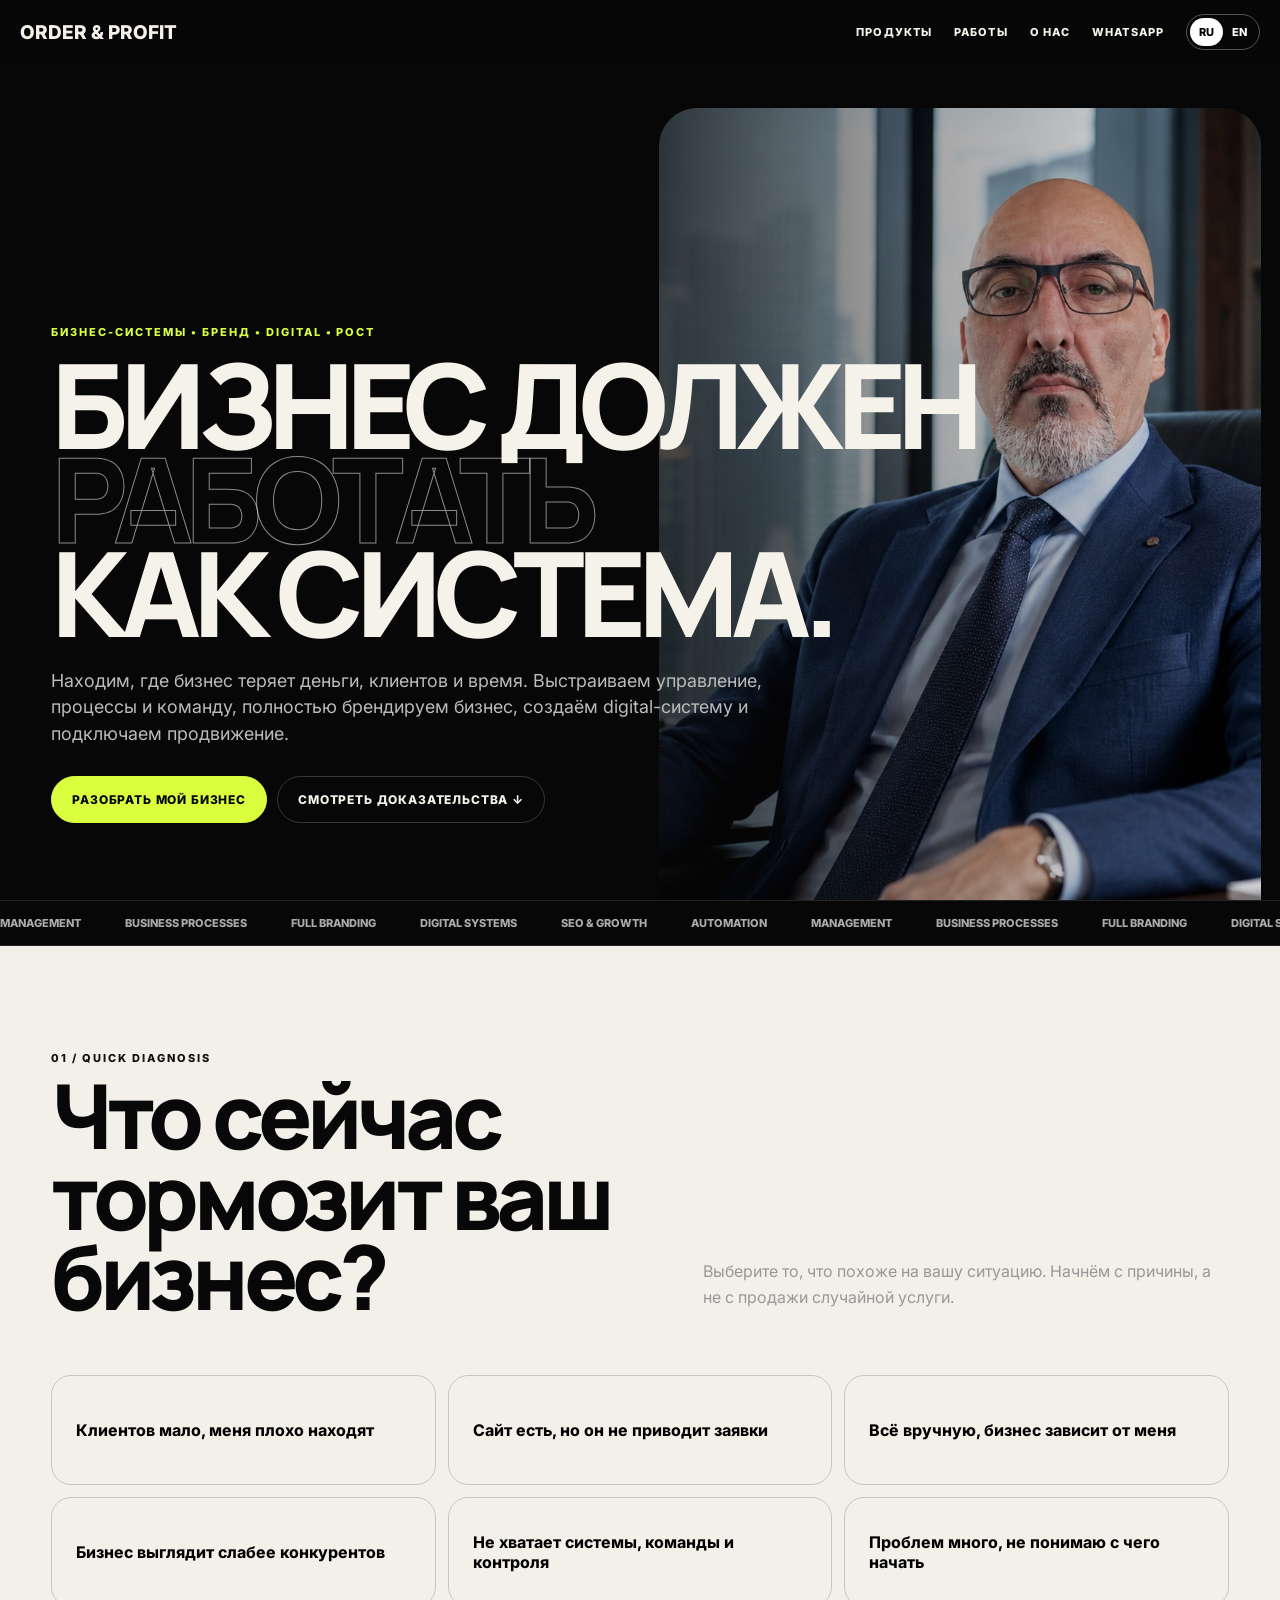
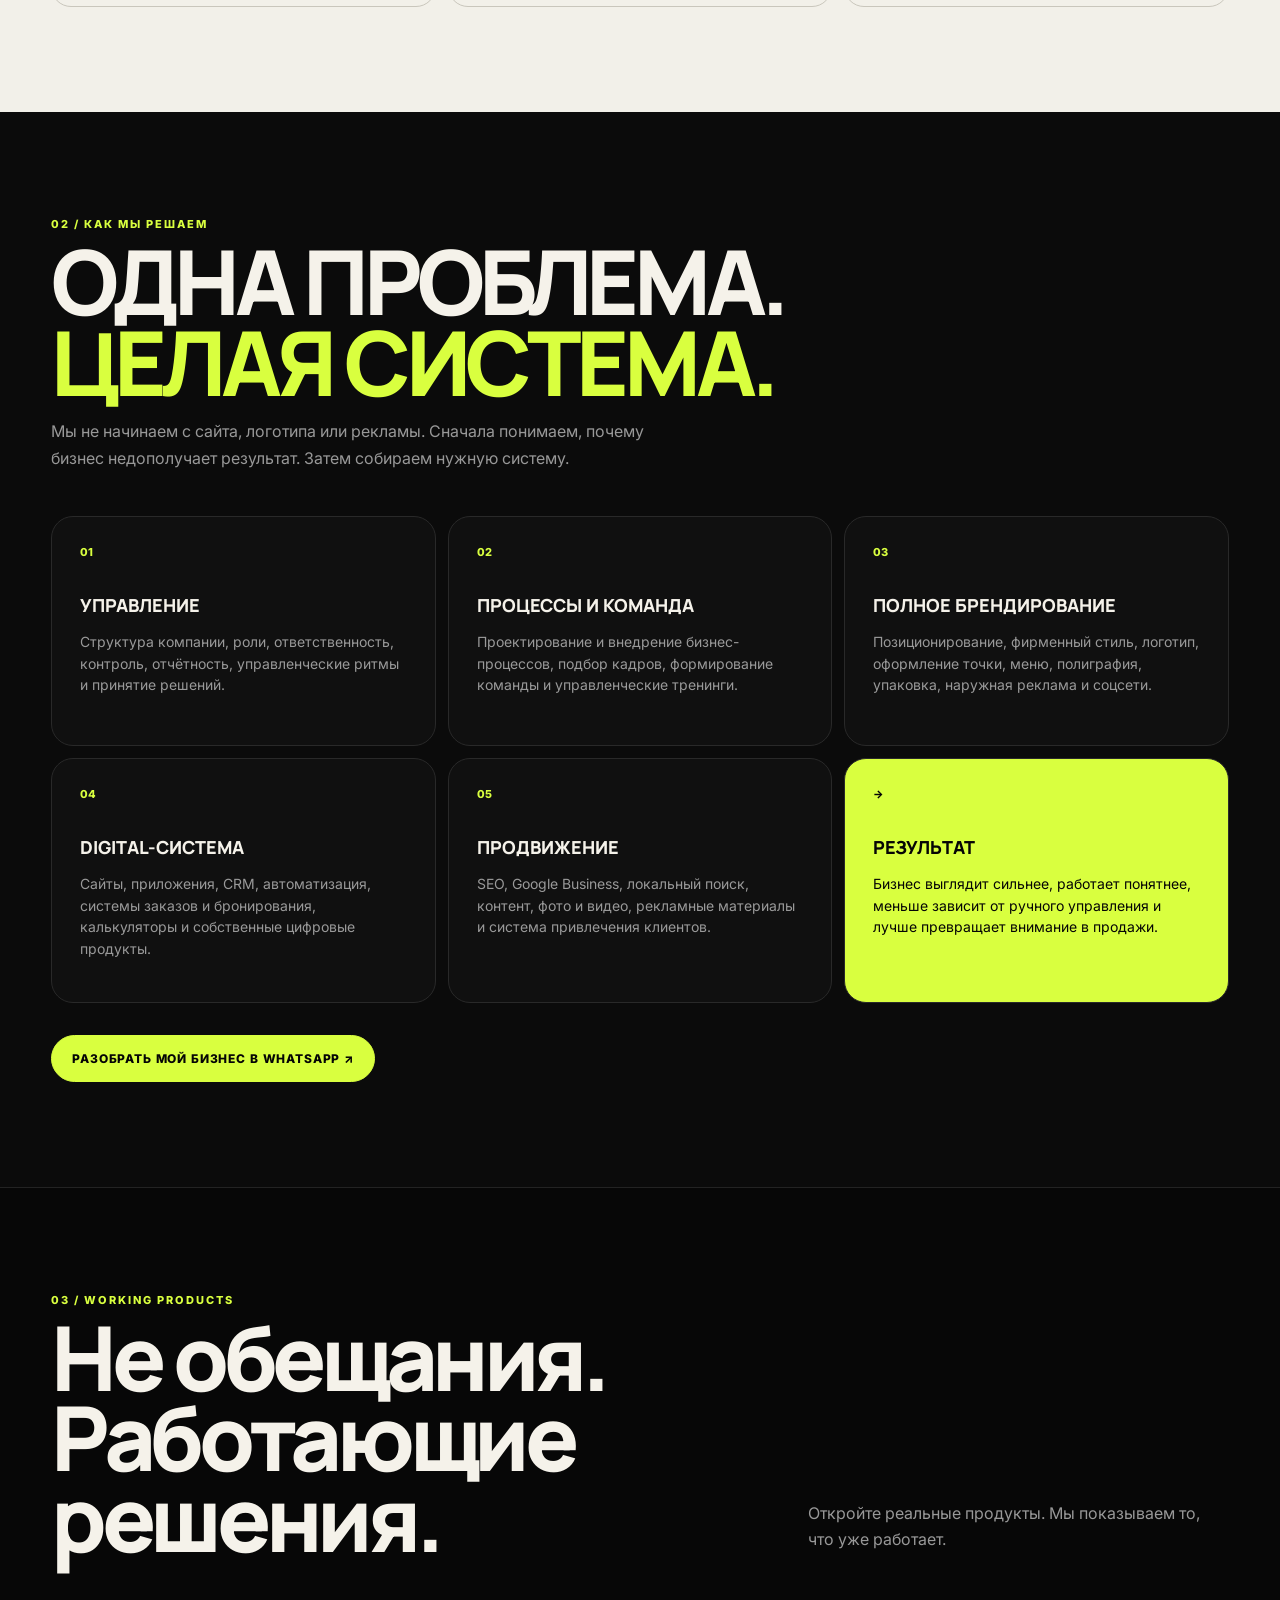
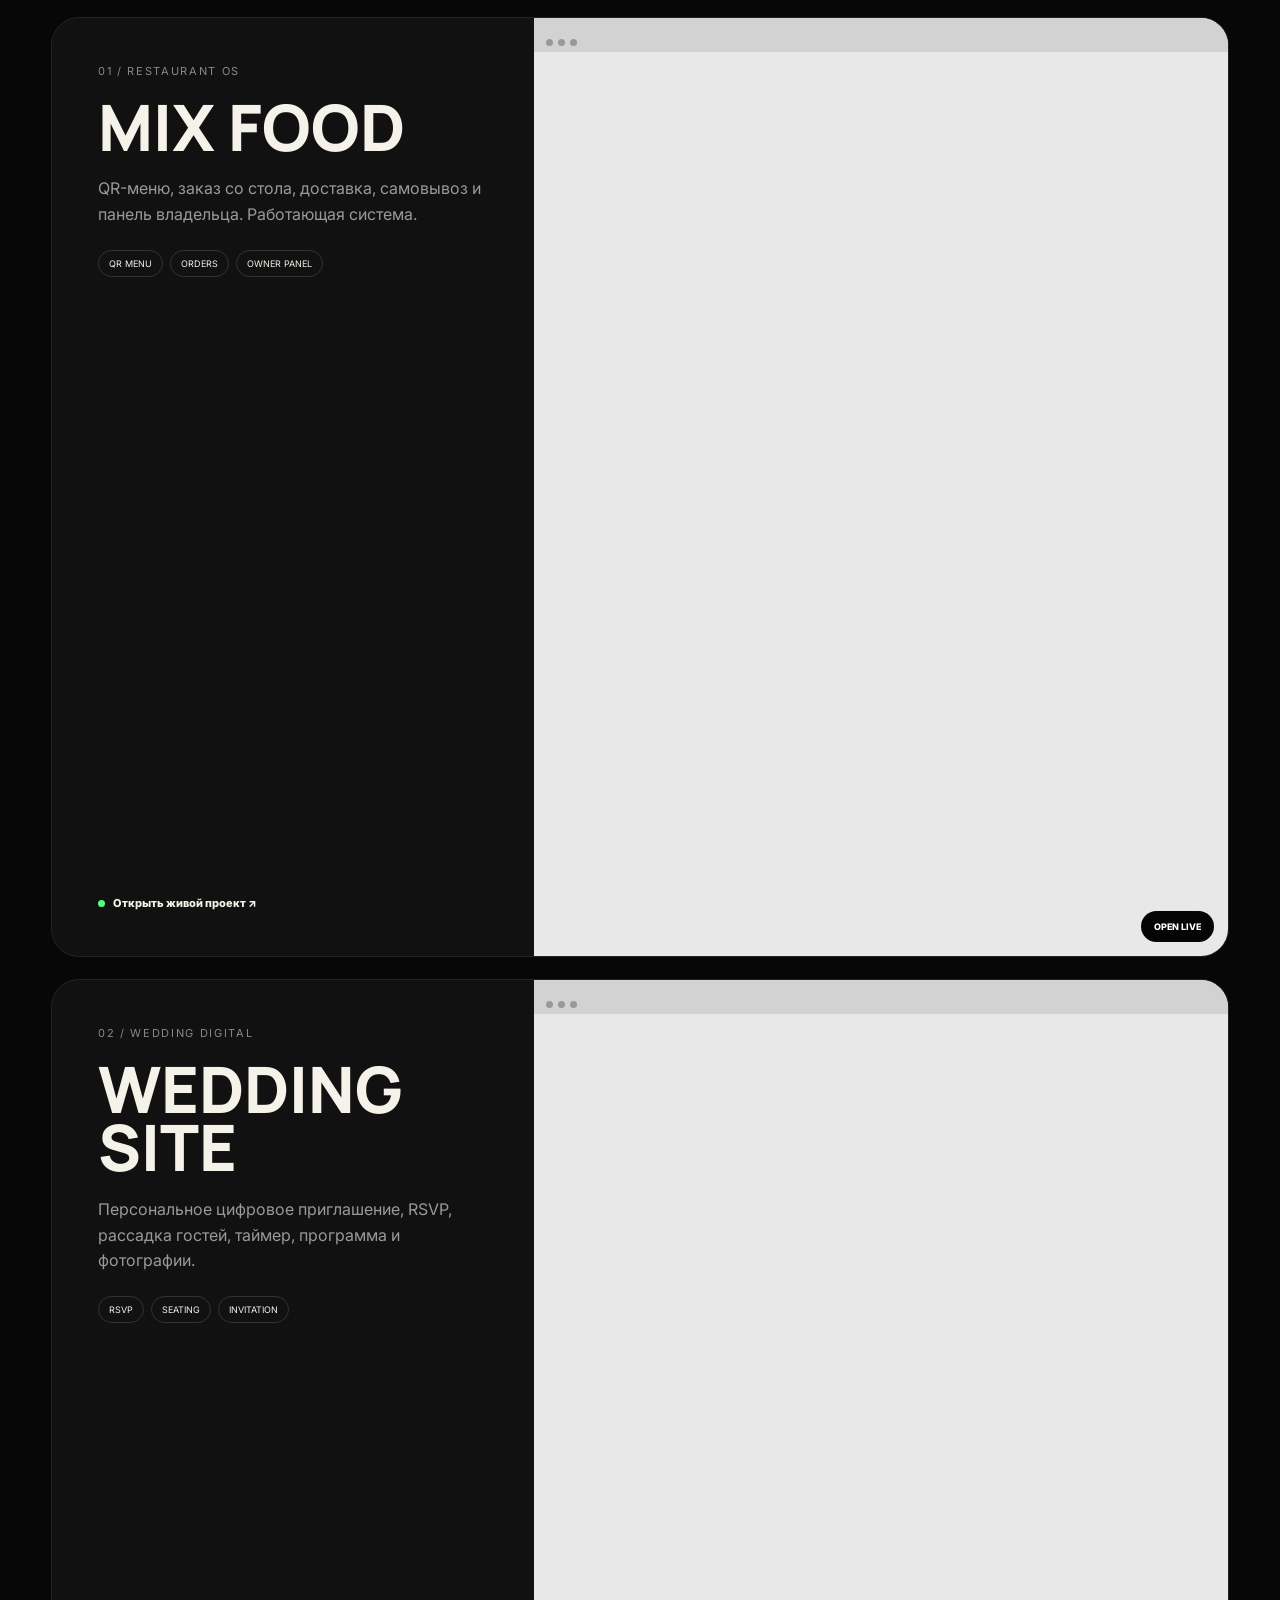
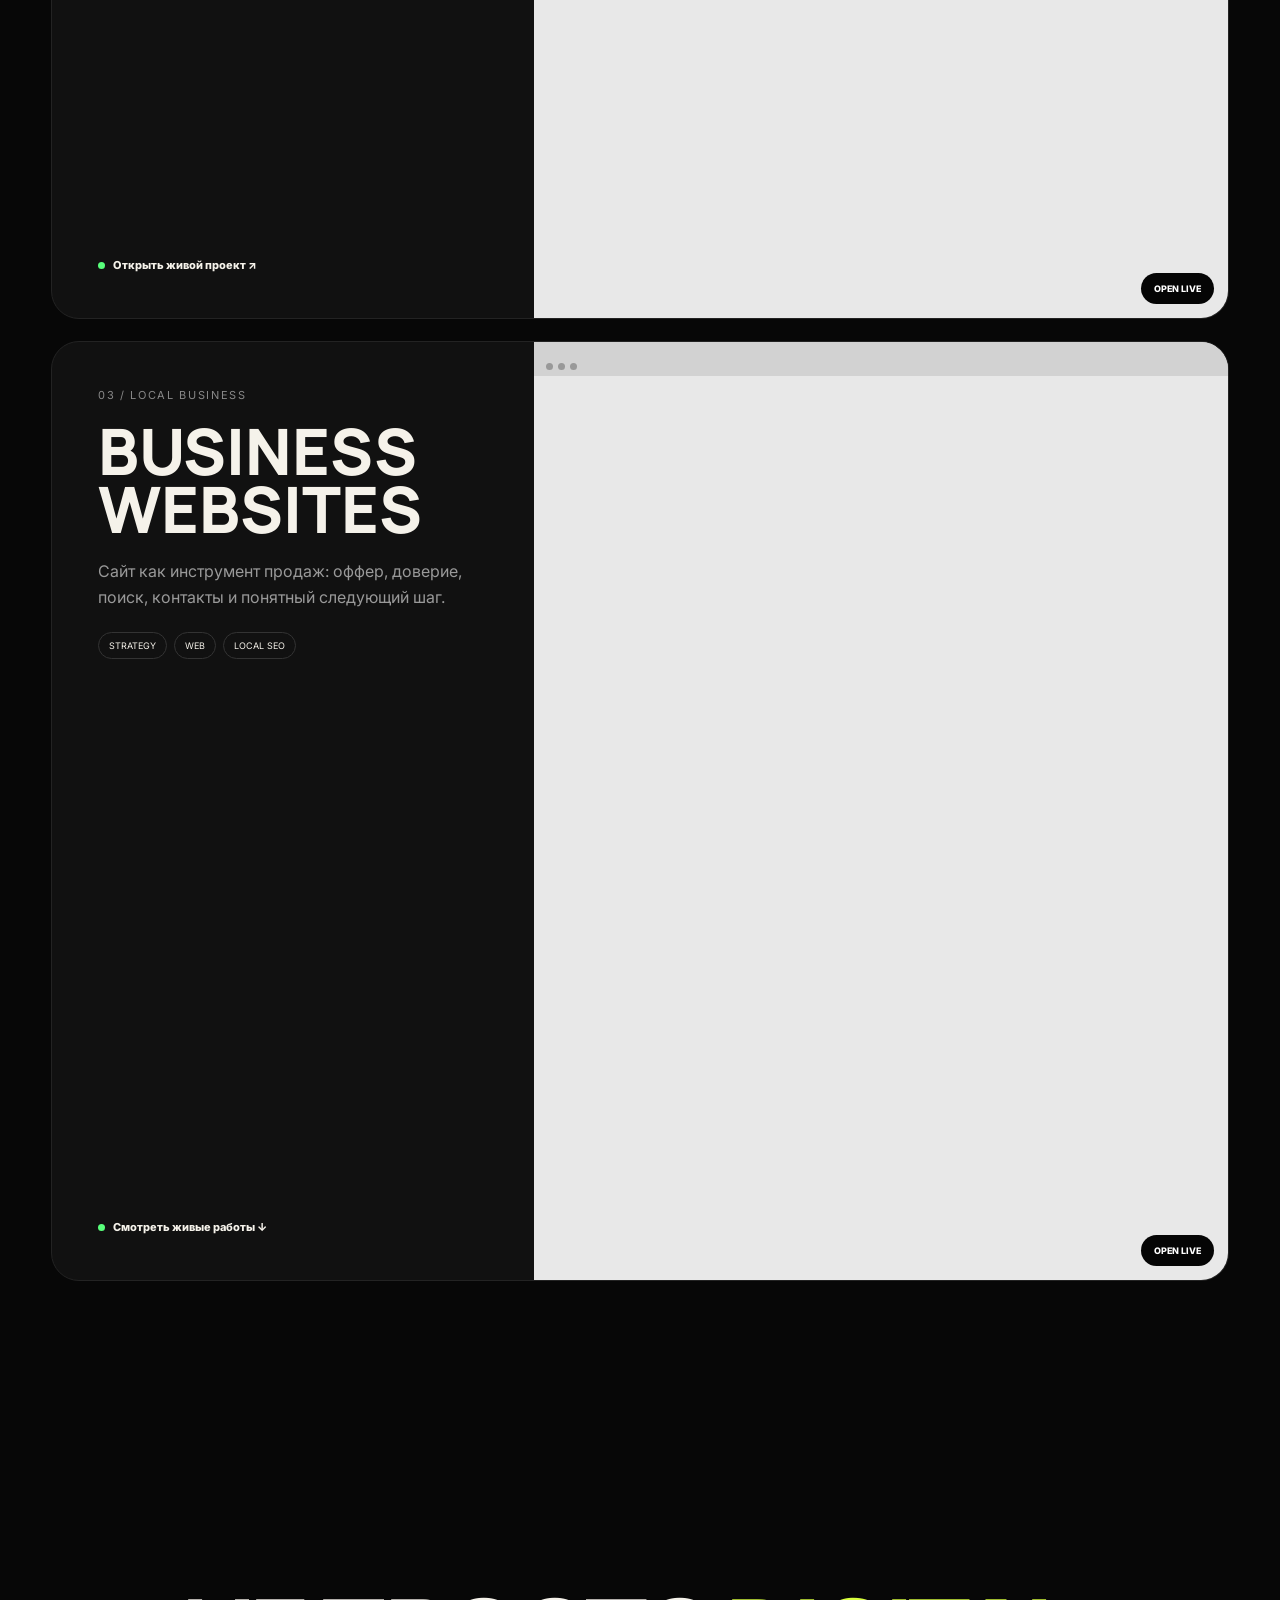
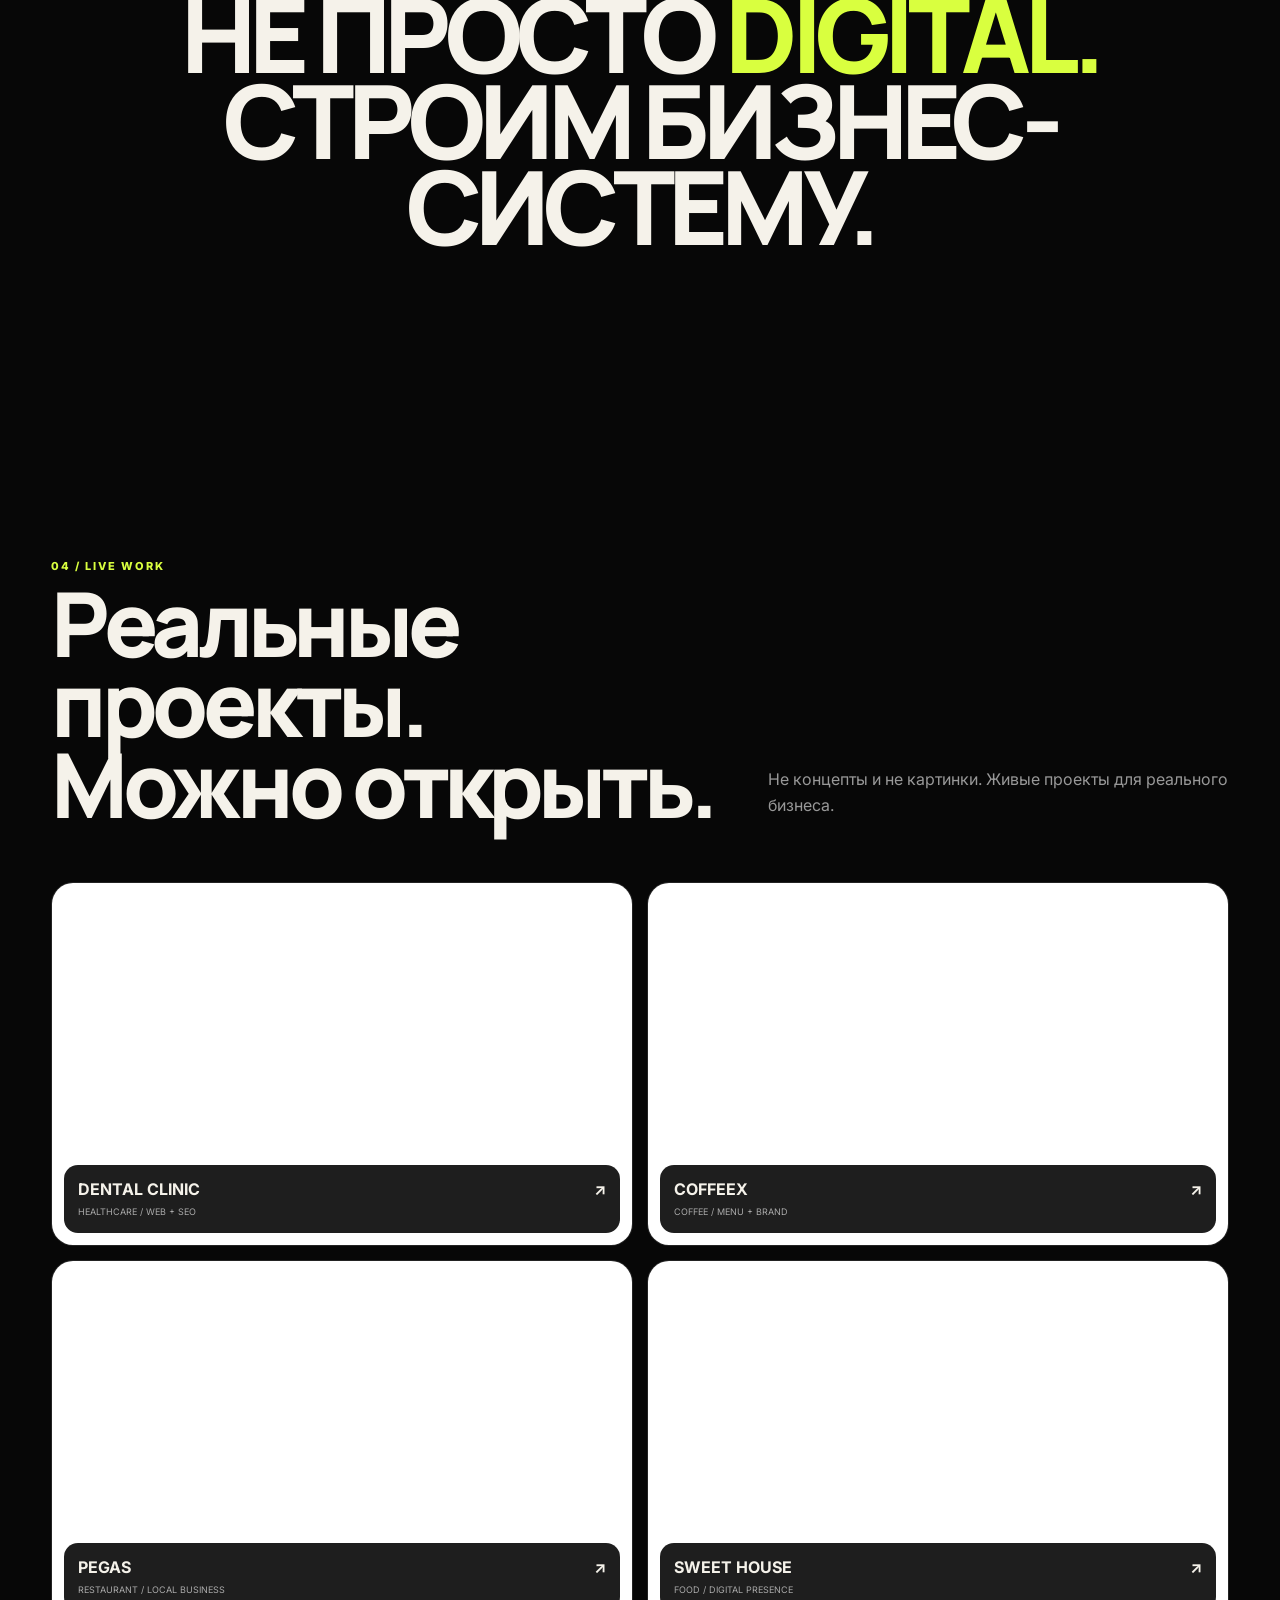
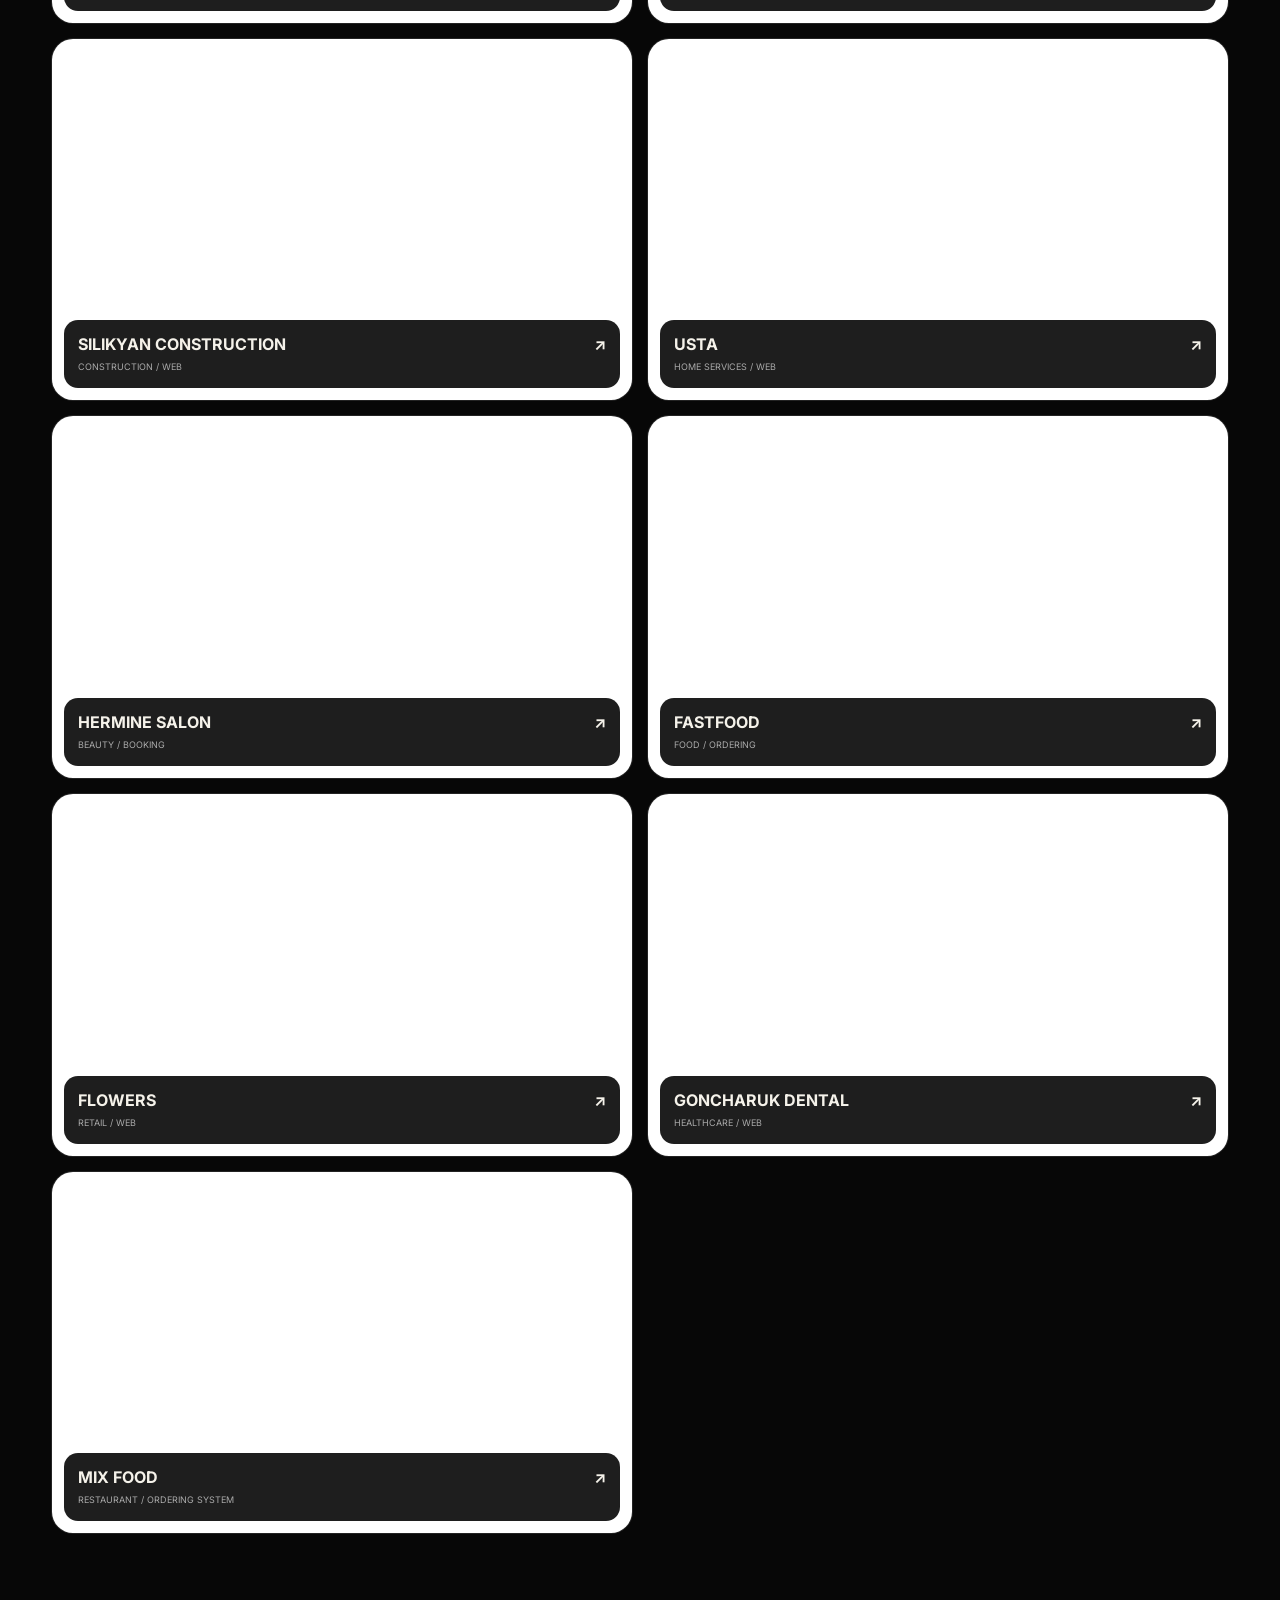
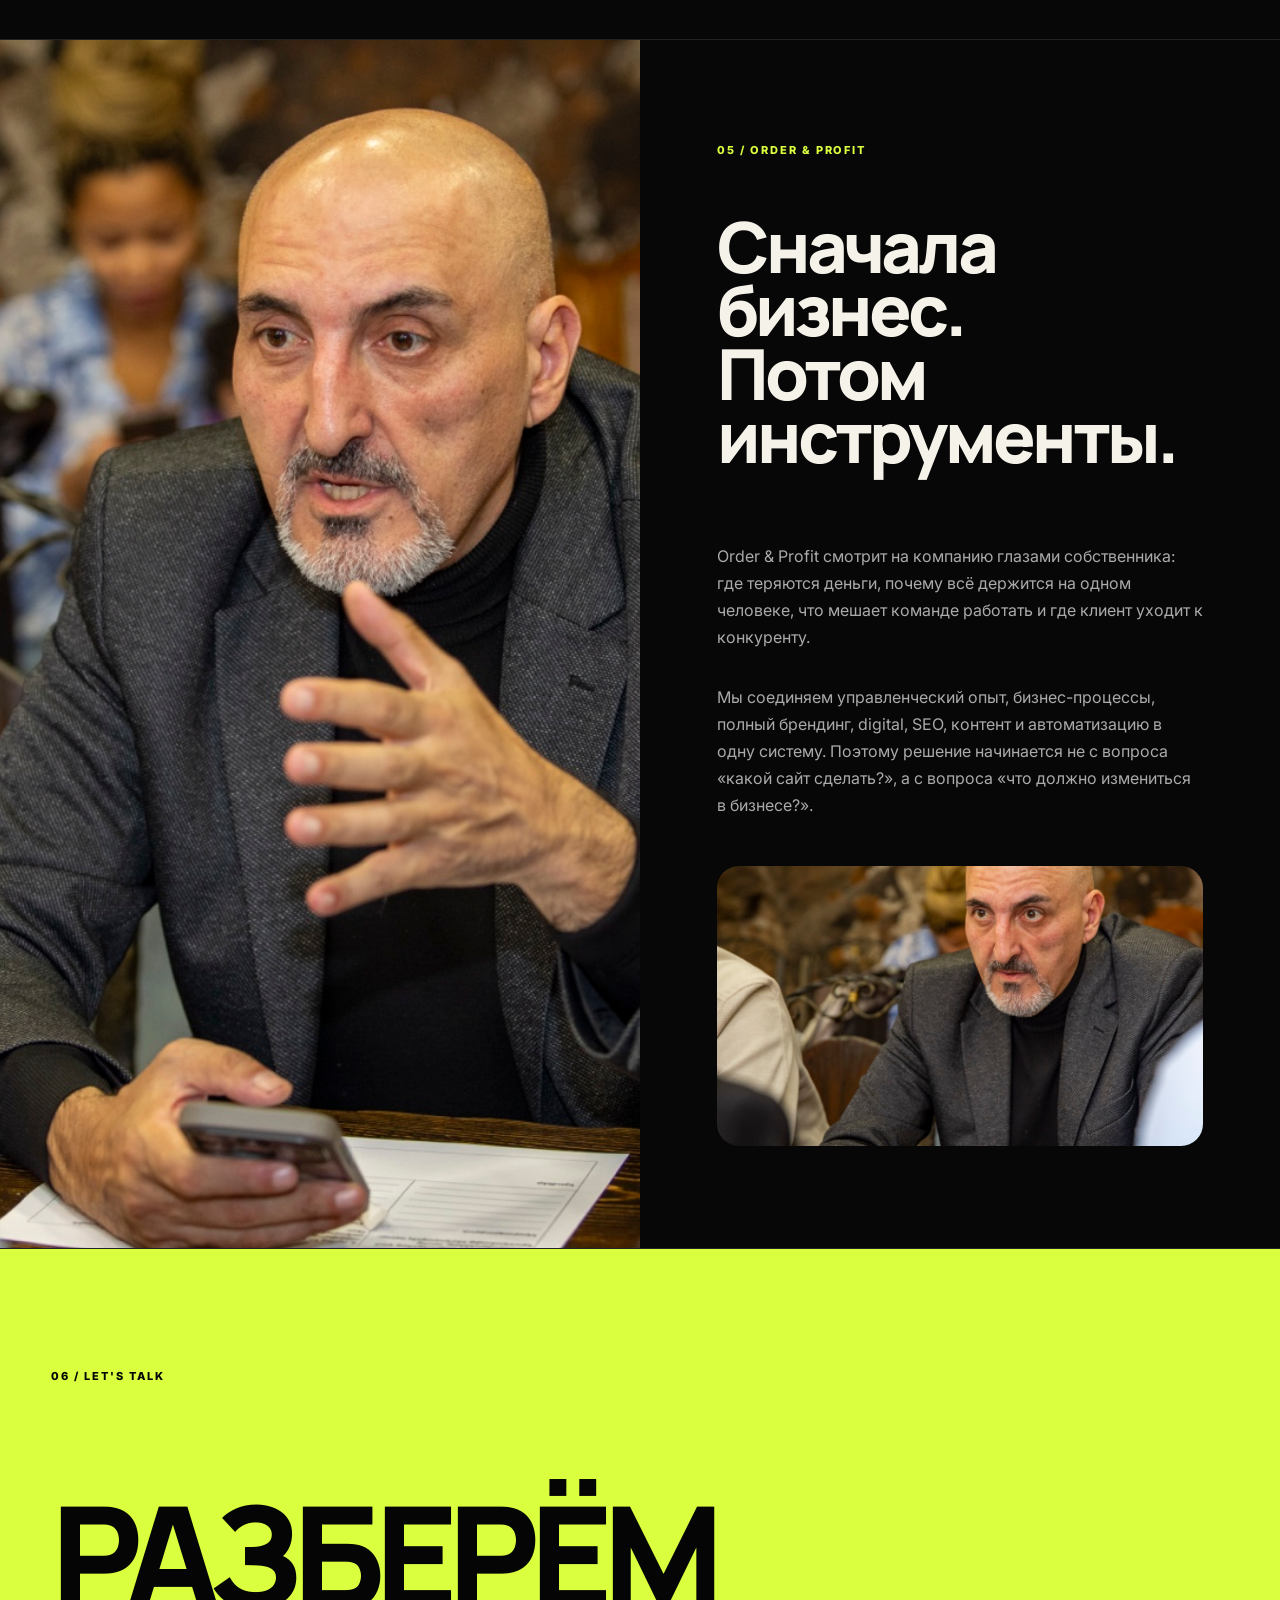
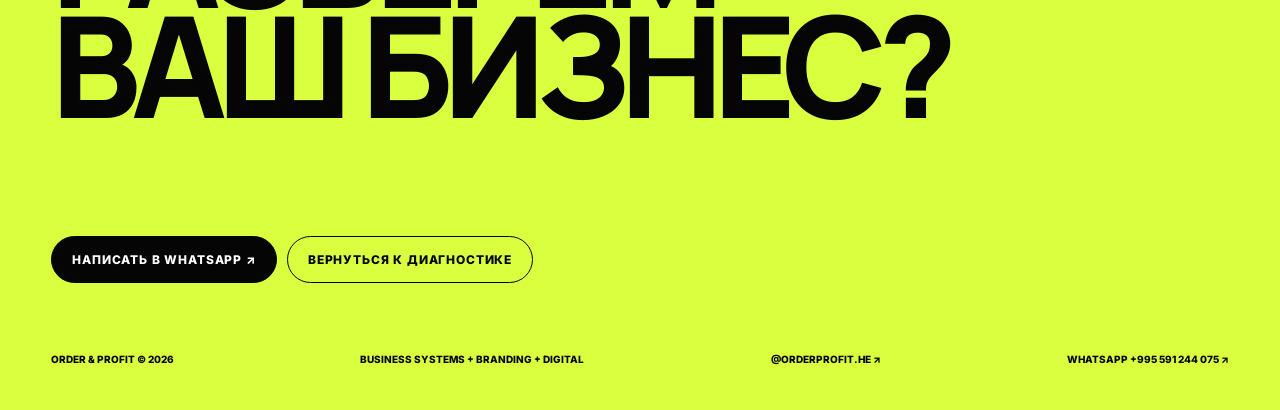
<file: index.html>
<!doctype html>
<html lang="ru"><head><meta charset="utf-8"><meta name="viewport" content="width=device-width,initial-scale=1,viewport-fit=cover"><meta name="theme-color" content="#070707"><title>Order & Profit — Business Systems + Branding + Digital</title><meta name="description" content="Order & Profit: управление, бизнес-процессы, полное брендирование, digital, автоматизация, SEO и продвижение."><link rel="preconnect" href="https://fonts.googleapis.com"><link rel="preconnect" href="https://fonts.gstatic.com" crossorigin><link href="https://fonts.googleapis.com/css2?family=Inter:wght@400;500;600;700;800&family=Manrope:wght@400;500;600;700;800&display=swap" rel="stylesheet"><link rel="stylesheet" href="style.css"><link rel="stylesheet" href="hero.css"><link rel="stylesheet" href="founder.css"><link rel="stylesheet" href="process.css"></head><body>
<div class="preload"><b>ORDER<span>&</span>PROFIT</b></div><div class="noise"></div><div class="cursor"></div><header class="top"><a class="brand" href="#top">ORDER & PROFIT</a><nav class="nav"><a href="#products">Продукты</a><a href="#work">Работы</a><a href="#about">О нас</a><a class="keep" href="https://wa.me/995591244075" target="_blank">WHATSAPP</a><span class="lang"><button class="on" data-setlang="ru">RU</button><button data-setlang="en">EN</button></span></nav></header>
<main id="top"><section class="hero"><div class="hero-photo"></div><div class="hero-shade"></div><div class="hero-copy"><div class="kicker" data-i18n="heroKicker"></div><h1 class="h1"><span data-i18n="hero1"></span><br><span class="ghost" data-i18n="hero2"></span><br><span data-i18n="hero3"></span></h1><p data-i18n="heroText"></p><div class="actions"><a class="btn primary magnetic" href="#diagnose" data-i18n="diagnoseBtn"></a><a class="btn magnetic" href="#products" data-i18n="seeProducts"></a></div></div><div class="scrollhint">scroll to profit ↓</div></section>
<div class="marquee"><div class="track"><span>MANAGEMENT</span><span>BUSINESS PROCESSES</span><span>FULL BRANDING</span><span>DIGITAL SYSTEMS</span><span>SEO & GROWTH</span><span>AUTOMATION</span><span>MANAGEMENT</span><span>BUSINESS PROCESSES</span><span>FULL BRANDING</span><span>DIGITAL SYSTEMS</span><span>SEO & GROWTH</span><span>AUTOMATION</span></div></div>
<section class="diagnose" id="diagnose"><div class="section-head"><div><div class="eyebrow">01 / QUICK DIAGNOSIS</div><h2 class="title" data-i18n="diagTitle"></h2></div><p class="lead" data-i18n="diagLead"></p></div><div class="problem-grid"><button class="problem" data-i18n="prob1"></button><button class="problem" data-i18n="prob2"></button><button class="problem" data-i18n="prob3"></button><button class="problem" data-i18n="prob4"></button><button class="problem" data-i18n="prob5"></button><button class="problem" data-i18n="prob6"></button></div><div class="solution" id="solution"></div></section>
<section class="section" id="products"><div class="section-head reveal"><div><div class="eyebrow">03 / WORKING PRODUCTS</div><h2 class="title" data-i18n="productsTitle"></h2></div><p class="lead" data-i18n="productsLead"></p></div><div class="products">
<article class="product reveal"><div class="product-info"><div><div class="product-num">01 / RESTAURANT OS</div><h3>MIX FOOD</h3><p>QR-меню, заказ со стола, доставка, самовывоз и панель владельца. Работающая система.</p><div class="tags"><span class="tag">QR MENU</span><span class="tag">ORDERS</span><span class="tag">OWNER PANEL</span></div></div><a class="live" href="https://xugushik-source.github.io/mix-food/" target="_blank"><span class="dot"></span>Открыть живой проект ↗</a></div><a class="browser" href="https://xugushik-source.github.io/mix-food/" target="_blank"><div class="browserbar"><i></i><i></i><i></i></div><iframe loading="lazy" src="https://xugushik-source.github.io/mix-food/" title="Mix Food"></iframe></a></article>
<article class="product reveal"><div class="product-info"><div><div class="product-num">02 / WEDDING DIGITAL</div><h3>WEDDING<br>SITE</h3><p>Персональное цифровое приглашение, RSVP, рассадка гостей, таймер, программа и фотографии.</p><div class="tags"><span class="tag">RSVP</span><span class="tag">SEATING</span><span class="tag">INVITATION</span></div></div><a class="live" href="https://wedding-site-harut3.vercel.app/i/anna-artur" target="_blank"><span class="dot"></span>Открыть живой проект ↗</a></div><a class="browser" href="https://wedding-site-harut3.vercel.app/i/anna-artur" target="_blank"><div class="browserbar"><i></i><i></i><i></i></div><iframe loading="lazy" src="https://wedding-site-harut3.vercel.app/i/anna-artur" title="Wedding Invitation"></iframe></a></article>
<article class="product reveal"><div class="product-info"><div><div class="product-num">03 / LOCAL BUSINESS</div><h3>BUSINESS<br>WEBSITES</h3><p>Сайт как инструмент продаж: оффер, доверие, поиск, контакты и понятный следующий шаг.</p><div class="tags"><span class="tag">STRATEGY</span><span class="tag">WEB</span><span class="tag">LOCAL SEO</span></div></div><a class="live" href="#work"><span class="dot"></span>Смотреть живые работы ↓</a></div><a class="browser" href="https://xugushik-source.github.io/agasi-dental/" target="_blank"><div class="browserbar"><i></i><i></i><i></i></div><iframe loading="lazy" src="https://xugushik-source.github.io/agasi-dental/" title="Dental Clinic"></iframe></a></article>
</div></section><section class="statement reveal"><h2>НЕ ПРОСТО <span>DIGITAL.</span><br>СТРОИМ БИЗНЕС-СИСТЕМУ.</h2></section>
<section class="section" id="work"><div class="section-head reveal"><div><div class="eyebrow">04 / LIVE WORK</div><h2 class="title" data-i18n="workTitle"></h2></div><p class="lead" data-i18n="workLead"></p></div><div class="work-grid"><a class="work reveal" target="_blank" href="https://xugushik-source.github.io/agasi-dental/"><iframe loading="lazy" src="https://xugushik-source.github.io/agasi-dental/"></iframe><div class="cap"><div><b>DENTAL CLINIC</b><br><span>Healthcare / Web + SEO</span></div><b>↗</b></div></a><a class="work reveal" target="_blank" href="https://xugushik-source.github.io/Coffeex/"><iframe loading="lazy" src="https://xugushik-source.github.io/Coffeex/"></iframe><div class="cap"><div><b>COFFEEX</b><br><span>Coffee / Menu + Brand</span></div><b>↗</b></div></a><a class="work reveal" target="_blank" href="https://xugushik-source.github.io/pegas/"><iframe loading="lazy" src="https://xugushik-source.github.io/pegas/"></iframe><div class="cap"><div><b>PEGAS</b><br><span>Restaurant / Local business</span></div><b>↗</b></div></a><a class="work reveal" target="_blank" href="https://xugushik-source.github.io/SWEETHOUSE-/"><iframe loading="lazy" src="https://xugushik-source.github.io/SWEETHOUSE-/"></iframe><div class="cap"><div><b>SWEET HOUSE</b><br><span>Food / Digital presence</span></div><b>↗</b></div></a><a class="work reveal" target="_blank" href="https://xugushik-source.github.io/silikyan-construction/"><iframe loading="lazy" src="https://xugushik-source.github.io/silikyan-construction/"></iframe><div class="cap"><div><b>SILIKYAN CONSTRUCTION</b><br><span>Construction / Web</span></div><b>↗</b></div></a></div></section>
<section class="founder" id="about"><div class="founder-photo"></div><div class="founder-copy reveal"><div class="eyebrow">05 / ORDER & PROFIT</div><h2 data-i18n="aboutTitle"></h2><p data-i18n="aboutText"></p><p data-i18n="aboutText2"></p><div class="process-photo"></div></div></section><section class="final"><div><div class="eyebrow" style="color:#050505">06 / LET'S TALK</div><h2 data-i18n="finalTitle"></h2></div><div><div class="actions"><a class="btn primary magnetic" href="https://wa.me/995591244075" target="_blank" data-i18n="writeUs"></a><a class="btn magnetic" href="#diagnose" data-i18n="startDiag"></a></div><div class="foot"><span>ORDER & PROFIT © 2026</span><span>BUSINESS SYSTEMS + BRANDING + DIGITAL</span><a href="https://instagram.com/orderprofit.he" target="_blank">@ORDERPROFIT.HE ↗</a></div></div></section></main><script src="app.js"></script></body></html>
</file>
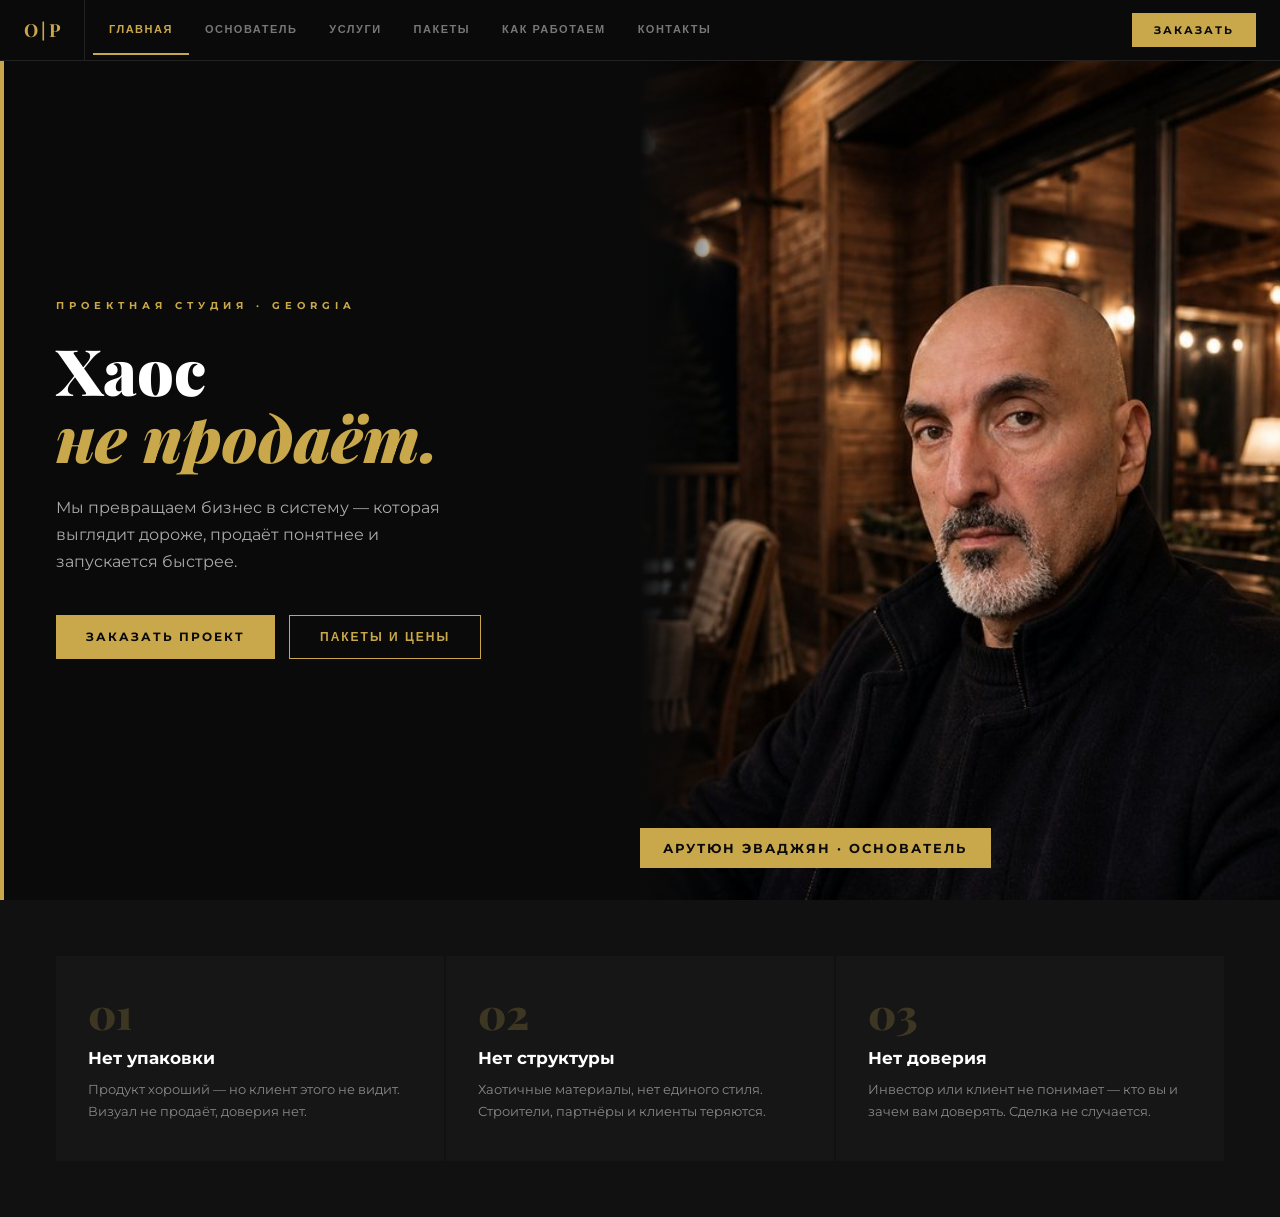
<file: Index.html>
<!DOCTYPE html>
<html lang="ru">
<head>
<meta charset="UTF-8">
<meta name="viewport" content="width=device-width, initial-scale=1.0">
<title>Order & Profit — Упаковка бизнеса</title>
<link href="https://fonts.googleapis.com/css2?family=Playfair+Display:ital,wght@0,700;0,900;1,700&family=Montserrat:wght@400;500;600;700&display=swap" rel="stylesheet">
<style>
* { margin: 0; padding: 0; box-sizing: border-box; }
html { scroll-behavior: smooth; }
body { background: #0a0a0a; color: #fff; font-family: "Montserrat", sans-serif; }

/* ── TABS NAV ── */
.tabs-nav {
  position: fixed; top: 0; left: 0; right: 0; z-index: 200;
  background: #0a0a0a;
  border-bottom: 1px solid #222;
  display: flex; align-items: center;
  padding: 0 24px;
  overflow-x: auto;
  -webkit-overflow-scrolling: touch;
  scrollbar-width: none;
}
.tabs-nav::-webkit-scrollbar { display: none; }
.tab-logo {
  font-family: "Playfair Display", serif;
  font-size: 18px; font-weight: 700;
  color: #C9A84C; letter-spacing: 3px;
  padding: 18px 20px 18px 0;
  flex-shrink: 0;
  border-right: 1px solid #222;
  margin-right: 8px;
}
.tab-btn {
  flex-shrink: 0;
  padding: 18px 16px;
  font-size: 11px; font-weight: 600;
  letter-spacing: 1.5px; text-transform: uppercase;
  color: #777; background: none; border: none;
  cursor: pointer;
  border-bottom: 2px solid transparent;
  transition: all .25s;
  white-space: nowrap;
}
.tab-btn:hover { color: #C9A84C; }
.tab-btn.active { color: #C9A84C; border-bottom-color: #C9A84C; }
.tab-order {
  margin-left: auto; flex-shrink: 0;
  background: #C9A84C; color: #0a0a0a;
  padding: 10px 22px; font-size: 11px; font-weight: 700;
  letter-spacing: 2px; text-transform: uppercase;
  text-decoration: none; border: none; cursor: pointer;
  transition: background .25s;
}
.tab-order:hover { background: #E8C96B; }

/* ── PAGES ── */
.page { display: none; min-height: 100vh; padding-top: 58px; }
.page.active { display: block; }

/* ══════════════════════════════
   PAGE 1 — ГЛАВНАЯ
══════════════════════════════ */
#page-home {
  display: none;
  background: #0a0a0a;
}
#page-home.active { display: flex; flex-direction: column; }

.hero {
  display: grid; grid-template-columns: 1fr 1fr;
  min-height: calc(100vh - 58px);
  position: relative;
}
.hero-left-bar {
  position: absolute; left: 0; top: 0; bottom: 0; width: 4px;
  background: #C9A84C;
}
.hero-text {
  display: flex; flex-direction: column; justify-content: center;
  padding: 60px 48px 60px 56px;
}
.hero-pretag {
  font-size: 10px; font-weight: 700; letter-spacing: 5px;
  text-transform: uppercase; color: #C9A84C; margin-bottom: 24px;
}
.hero-title {
  font-family: "Playfair Display", serif;
  font-size: clamp(44px, 5vw, 72px);
  font-weight: 900; line-height: 1.05;
  color: #fff; margin-bottom: 24px;
}
.hero-title em { color: #C9A84C; font-style: italic; }
.hero-sub {
  font-size: 16px; font-weight: 400; line-height: 1.7;
  color: #aaa; margin-bottom: 40px; max-width: 400px;
}
.hero-btns { display: flex; gap: 14px; flex-wrap: wrap; }
.btn-gold {
  background: #C9A84C; color: #0a0a0a;
  padding: 14px 30px; font-size: 12px; font-weight: 700;
  letter-spacing: 2px; text-transform: uppercase;
  text-decoration: none; border: none; cursor: pointer;
  transition: all .25s; display: inline-block;
}
.btn-gold:hover { background: #E8C96B; transform: translateY(-2px); }
.btn-outline {
  border: 1px solid #C9A84C; color: #C9A84C;
  padding: 14px 30px; font-size: 12px; font-weight: 700;
  letter-spacing: 2px; text-transform: uppercase;
  text-decoration: none; background: none; cursor: pointer;
  transition: all .25s; display: inline-block;
}
.btn-outline:hover { background: rgba(201,168,76,.1); }

.hero-photo {
  position: relative; overflow: hidden;
}
.hero-photo img {
  width: 100%; height: 100%;
  object-fit: cover;
  object-position: center top;
  display: block;
}
.hero-photo::before {
  content: "";
  position: absolute; left: 0; top: 0; bottom: 0; width: 100px;
  background: linear-gradient(to right, #0a0a0a, transparent);
  z-index: 1;
}
.hero-name-badge {
  position: absolute; bottom: 32px; left: -1px; z-index: 2;
  background: #C9A84C; color: #0a0a0a;
  padding: 12px 24px; font-size: 13px; font-weight: 700;
  letter-spacing: 2px; text-transform: uppercase;
}

/* Why strip */
.why-strip {
  background: #111; padding: 56px;
  display: grid; grid-template-columns: repeat(3,1fr); gap: 2px;
}
.why-card {
  background: #161616; padding: 36px 32px;
  border-bottom: 3px solid transparent;
  transition: border-color .3s, transform .3s;
}
.why-card:hover { border-color: #C9A84C; transform: translateY(-4px); }
.why-n { font-family: "Playfair Display", serif; font-size: 42px; font-weight: 900; color: #C9A84C; opacity: .22; line-height: 1; margin-bottom: 14px; }
.why-t { font-size: 17px; font-weight: 700; margin-bottom: 10px; color: #fff; }
.why-d { font-size: 13px; color: #888; line-height: 1.7; }

/* ══════════════════════════════
   PAGE 2 — ОБ ОСНОВАТЕЛЕ
══════════════════════════════ */
#page-about { display: none; background: #0a0a0a; }
#page-about.active { display: block; }

.about-wrap {
  display: grid; grid-template-columns: 1fr 1fr;
  min-height: calc(100vh - 58px);
}
.about-photo {
  position: relative; overflow: hidden;
}
.about-photo img {
  width: 100%; height: 100%;
  object-fit: cover;
  object-position: center top;
  display: block;
}
.about-photo::after {
  content: "";
  position: absolute; right: 0; top: 0; bottom: 0; width: 120px;
  background: linear-gradient(to left, #0a0a0a, transparent);
}
.about-text {
  display: flex; flex-direction: column; justify-content: center;
  padding: 72px 64px 72px 48px;
}
.about-tag { font-size: 10px; font-weight: 700; letter-spacing: 5px; text-transform: uppercase; color: #C9A84C; margin-bottom: 20px; }
.about-name { font-family: "Playfair Display", serif; font-size: 38px; font-weight: 900; color: #fff; margin-bottom: 8px; }
.about-role { font-size: 12px; font-weight: 700; letter-spacing: 4px; text-transform: uppercase; color: #C9A84C; margin-bottom: 24px; }
.about-line { width: 56px; height: 3px; background: #C9A84C; margin-bottom: 28px; }
.about-body { font-size: 15px; color: #aaa; line-height: 1.85; }
.about-body p { margin-bottom: 16px; }

/* ══════════════════════════════
   PAGE 3 — УСЛУГИ
══════════════════════════════ */
#page-services { display: none; background: #0a0a0a; }
#page-services.active { display: block; }

.srv-header { padding: 56px 56px 32px; }
.srv-tag { font-size: 10px; font-weight: 700; letter-spacing: 5px; text-transform: uppercase; color: #C9A84C; margin-bottom: 16px; }
.srv-title { font-family: "Playfair Display", serif; font-size: clamp(28px, 3.5vw, 48px); font-weight: 900; color: #fff; }
.srv-grid { display: grid; grid-template-columns: 1fr 1fr; gap: 2px; padding: 0 56px 56px; }
.srv-row {
  background: #161616; padding: 22px 26px;
  display: flex; align-items: center; justify-content: space-between;
  gap: 16px; transition: background .2s;
}
.srv-row:hover { background: #1e1e1e; }
.srv-name { font-size: 15px; font-weight: 600; color: #fff; margin-bottom: 4px; }
.srv-detail { font-size: 12px; color: #777; }
.srv-price { font-family: "Playfair Display", serif; font-size: 20px; font-weight: 700; color: #C9A84C; white-space: nowrap; }

/* ══════════════════════════════
   PAGE 4 — ПАКЕТЫ
══════════════════════════════ */
#page-packages { display: none; background: #0a0a0a; }
#page-packages.active { display: block; }

.pkg-header { padding: 56px 56px 32px; }
.pkg-grid { display: grid; grid-template-columns: repeat(3,1fr); gap: 2px; padding: 0 56px 56px; }
.pkg-card {
  background: #161616; padding: 40px 32px;
  display: flex; flex-direction: column;
  position: relative; transition: transform .3s;
}
.pkg-card:hover { transform: translateY(-6px); }
.pkg-card.hot { background: #1a1a1a; outline: 2px solid #C9A84C; }
.pkg-badge {
  position: absolute; top: -1px; left: 50%; transform: translateX(-50%);
  background: #C9A84C; color: #0a0a0a;
  font-size: 9px; font-weight: 700; letter-spacing: 3px;
  padding: 5px 14px; text-transform: uppercase; white-space: nowrap;
}
.pkg-num { font-size: 10px; font-weight: 700; letter-spacing: 5px; text-transform: uppercase; color: #C9A84C; margin-bottom: 10px; }
.pkg-name { font-family: "Playfair Display", serif; font-size: 28px; font-weight: 700; color: #fff; margin-bottom: 8px; }
.pkg-desc { font-size: 12px; color: #777; line-height: 1.6; margin-bottom: 24px; padding-bottom: 24px; border-bottom: 1px solid #2a2a2a; }
.pkg-list { list-style: none; flex: 1; margin-bottom: 28px; }
.pkg-list li { font-size: 13px; color: #ccc; padding: 5px 0; display: flex; align-items: flex-start; gap: 8px; line-height: 1.5; }
.pkg-list li::before { content: "—"; color: #C9A84C; flex-shrink: 0; }
.pkg-price-label { font-size: 10px; letter-spacing: 3px; text-transform: uppercase; color: #777; margin-bottom: 6px; }
.pkg-price-val { font-family: "Playfair Display", serif; font-size: 28px; font-weight: 700; color: #C9A84C; margin-bottom: 6px; }
.pkg-period { font-size: 12px; color: #666; margin-bottom: 24px; }
.pkg-btn {
  display: block; text-align: center; padding: 13px;
  font-size: 11px; font-weight: 700; letter-spacing: 2px; text-transform: uppercase;
  text-decoration: none; transition: all .25s; cursor: pointer; border: none;
}
.pkg-btn-fill { background: #C9A84C; color: #0a0a0a; }
.pkg-btn-fill:hover { background: #E8C96B; }
.pkg-btn-border { border: 1px solid #C9A84C; color: #C9A84C; background: none; }
.pkg-btn-border:hover { background: rgba(201,168,76,.1); }

/* ══════════════════════════════
   PAGE 5 — КАК РАБОТАЕМ
══════════════════════════════ */
#page-process { display: none; background: #0a0a0a; }
#page-process.active { display: block; }

.proc-header { padding: 56px 56px 32px; }
.proc-grid { display: grid; grid-template-columns: repeat(4,1fr); gap: 2px; padding: 0 56px; }
.proc-step { background: #161616; padding: 36px 26px; transition: transform .3s; }
.proc-step:hover { transform: translateY(-4px); }
.proc-n { font-family: "Playfair Display", serif; font-size: 52px; font-weight: 900; color: #C9A84C; opacity: .2; line-height: 1; margin-bottom: 18px; }
.proc-t { font-size: 18px; font-weight: 700; color: #fff; margin-bottom: 10px; }
.proc-d { font-size: 13px; color: #888; line-height: 1.7; }

/* ══════════════════════════════
   PAGE 6 — КОНТАКТЫ
══════════════════════════════ */
#page-contacts { display: none; background: #0a0a0a; }
#page-contacts.active { display: block; }

.cta-block {
  background: #C9A84C; padding: 72px 56px; text-align: center;
}
.cta-title { font-family: "Playfair Display", serif; font-size: clamp(32px, 4vw, 52px); font-weight: 900; color: #0a0a0a; margin-bottom: 12px; }
.cta-sub { font-size: 15px; color: rgba(0,0,0,.55); margin-bottom: 36px; }
.btn-dark {
  background: #0a0a0a; color: #C9A84C;
  padding: 16px 40px; font-size: 13px; font-weight: 700;
  letter-spacing: 3px; text-transform: uppercase;
  text-decoration: none; display: inline-block;
  transition: all .25s;
}
.btn-dark:hover { background: #1a1a1a; transform: translateY(-2px); }

.contacts-grid {
  display: grid; grid-template-columns: repeat(4,1fr);
  gap: 2px; padding: 48px 56px 72px;
}
.contact-card { background: #161616; padding: 32px 28px; }
.c-label { font-size: 10px; font-weight: 700; letter-spacing: 3px; text-transform: uppercase; color: #C9A84C; margin-bottom: 10px; }
.c-val { font-size: 16px; font-weight: 600; color: #fff; line-height: 1.5; }

/* ══════════════════════════════
   RESPONSIVE MOBILE
══════════════════════════════ */
@media(max-width: 768px) {
  .tab-btn { padding: 18px 12px; font-size: 10px; }
  .hero { grid-template-columns: 1fr; }
  .hero-text { padding: 48px 24px; }
  .hero-photo { height: 420px; }
  .hero-photo img { object-position: center 15%; }
  .hero-photo::before { width: 100%; height: 100px; top: auto; bottom: 0; left: 0; background: linear-gradient(to top, #0a0a0a, transparent); }
  .why-strip { grid-template-columns: 1fr; padding: 32px 24px; }
  .about-wrap { grid-template-columns: 1fr; }
  .about-photo { height: 420px; }
  .about-photo img { object-position: center 15%; }
  .about-photo::after { width: 100%; height: 100px; top: auto; bottom: 0; left: 0; background: linear-gradient(to top, #0a0a0a, transparent); }
  .about-text { padding: 40px 24px; }
  .srv-header, .pkg-header, .proc-header { padding: 40px 24px 24px; }
  .srv-grid { grid-template-columns: 1fr; padding: 0 24px 40px; }
  .pkg-grid { grid-template-columns: 1fr; padding: 0 24px 40px; }
  .proc-grid { grid-template-columns: 1fr 1fr; padding: 0 24px; }
  .contacts-grid { grid-template-columns: 1fr 1fr; padding: 32px 24px 48px; }
  .cta-block { padding: 48px 24px; }
}

/* ══════════════════════════════
   MODAL SYSTEM
══════════════════════════════ */
.modal-overlay {
  display: none; position: fixed; inset: 0; z-index: 1000;
  background: rgba(0,0,0,.88); backdrop-filter: blur(4px);
  align-items: center; justify-content: center; padding: 20px;
}
.modal-overlay.open { display: flex; }
.modal {
  background: #111; border: 1px solid #2a2a2a; border-radius: 16px;
  width: 100%; max-width: 560px; max-height: 90vh;
  overflow-y: auto; position: relative;
}
.modal::-webkit-scrollbar { width: 4px; }
.modal::-webkit-scrollbar-track { background: #1a1a1a; }
.modal::-webkit-scrollbar-thumb { background: #C9A84C; border-radius: 2px; }
.modal-head {
  padding: 24px 24px 20px; border-bottom: 1px solid #1e1e1e;
  display: flex; align-items: flex-start; justify-content: space-between;
  position: sticky; top: 0; background: #111; z-index: 10;
}
.modal-title { font-family: "Playfair Display", serif; font-size: 20px; font-weight: 700; color: #fff; }
.modal-subtitle { font-size: 11px; color: #555; margin-top: 4px; letter-spacing: 1px; text-transform: uppercase; }
.modal-close {
  width: 36px; height: 36px; border-radius: 50%;
  border: 1px solid #2a2a2a; background: transparent;
  color: #666; font-size: 20px; cursor: pointer;
  display: flex; align-items: center; justify-content: center;
  flex-shrink: 0; transition: all .2s; line-height: 1;
}
.modal-close:hover { border-color: #C9A84C; color: #C9A84C; }
.modal-body { padding: 20px 24px 0; }
.form-section { margin-bottom: 22px; }
.form-section-title {
  font-size: 10px; font-weight: 700; letter-spacing: 3px;
  text-transform: uppercase; color: #C9A84C;
  margin-bottom: 14px; padding-bottom: 8px; border-bottom: 1px solid #1e1e1e;
}
.form-field { margin-bottom: 13px; }
.form-label { display: block; font-size: 12px; color: #aaa; margin-bottom: 6px; font-weight: 500; }
.form-label span { color: #C9A84C; margin-left: 2px; }
.form-input, .form-select, .form-textarea {
  width: 100%; background: #161616; border: 1.5px solid #2a2a2a;
  border-radius: 8px; color: #fff; padding: 10px 14px; font-size: 13px;
  font-family: "Montserrat", sans-serif; outline: none;
  transition: border-color .2s; box-sizing: border-box;
}
.form-input:focus, .form-select:focus, .form-textarea:focus { border-color: #C9A84C; }
.form-input.error, .form-select.error, .form-textarea.error { border-color: #e05a5a; }
.form-input::placeholder, .form-textarea::placeholder { color: #444; }
.form-select { appearance: none; cursor: pointer; }
.form-textarea { resize: vertical; min-height: 80px; }
.constructor-section {
  background: #161616; border-radius: 10px;
  border: 1px solid #2a2a2a; margin-bottom: 14px; overflow: hidden;
}
.constructor-title {
  padding: 11px 16px; border-bottom: 1px solid #222;
  font-size: 10px; font-weight: 700; letter-spacing: 2px;
  text-transform: uppercase; color: #C9A84C;
}
.constructor-items { padding: 6px; }
.constructor-item {
  display: flex; align-items: center; padding: 9px 10px;
  border-radius: 6px; cursor: pointer; transition: background .15s; gap: 10px;
}
.constructor-item:hover { background: #1e1e1e; }
.constructor-item.selected { background: rgba(201,168,76,.08); }
.ci-check {
  width: 18px; height: 18px; border-radius: 4px;
  border: 1.5px solid #333; background: transparent;
  display: flex; align-items: center; justify-content: center;
  flex-shrink: 0; transition: all .2s;
}
.constructor-item.selected .ci-check { background: #C9A84C; border-color: #C9A84C; }
.ci-check-mark { color: #fff; font-size: 10px; font-weight: 700; display: none; }
.constructor-item.selected .ci-check-mark { display: block; }
.ci-name { font-size: 13px; color: #ccc; flex: 1; }
.constructor-item.selected .ci-name { color: #fff; }
.ci-price { font-size: 13px; font-weight: 700; color: #C9A84C; white-space: nowrap; }
.multiplier-section { margin-bottom: 14px; }
.multiplier-title { font-size: 10px; color: #555; margin-bottom: 8px; letter-spacing: 2px; text-transform: uppercase; }
.multiplier-options { display: flex; gap: 6px; flex-wrap: wrap; }
.mult-btn {
  padding: 7px 13px; border-radius: 6px; border: 1.5px solid #2a2a2a;
  background: transparent; color: #666; font-size: 11px; cursor: pointer;
  font-family: "Montserrat", sans-serif; transition: all .2s;
}
.mult-btn.active { border-color: #C9A84C; color: #C9A84C; background: rgba(201,168,76,.08); }
.constructor-total {
  background: #0a0a0a; border-radius: 10px; border: 1px solid #2a2a2a;
  padding: 14px 18px; margin-bottom: 14px;
}
.total-row { display: flex; justify-content: space-between; align-items: center; }
.total-label { font-size: 11px; color: #555; text-transform: uppercase; letter-spacing: 2px; }
.total-amount { font-family: "Playfair Display", serif; font-size: 26px; font-weight: 700; color: #C9A84C; }
.total-note { font-size: 11px; color: #333; margin-top: 4px; }
.discount-row { display: flex; justify-content: space-between; margin-top: 6px; }
.discount-label, .discount-amount { font-size: 11px; color: #4CAF50; }
.discount-amount { font-weight: 700; }
.modal-footer { padding: 14px 24px 24px; }
.btn-whatsapp {
  width: 100%; padding: 15px; background: #25D366; border: none;
  border-radius: 10px; color: #fff; font-size: 14px; font-weight: 700;
  cursor: pointer; font-family: "Montserrat", sans-serif;
  display: flex; align-items: center; justify-content: center; gap: 8px;
  transition: background .2s;
}
.btn-whatsapp:hover { background: #20bb5a; }
.modal-success { padding: 48px 24px; text-align: center; }
.success-icon {
  width: 64px; height: 64px; border-radius: 50%; background: #25D366;
  margin: 0 auto 20px; display: flex; align-items: center;
  justify-content: center; font-size: 28px;
}
.success-title { font-size: 20px; font-weight: 700; color: #fff; margin-bottom: 8px; }
.success-sub { font-size: 14px; color: #666; margin-bottom: 28px; }
.btn-reset {
  padding: 11px 28px; background: transparent; border: 1px solid #2a2a2a;
  border-radius: 8px; color: #666; font-size: 13px; cursor: pointer;
  font-family: "Montserrat", sans-serif;
}
/* Srv-row hover + button */
.srv-row { cursor: pointer; transition: background .2s; }
.srv-row:hover { background: #1e1e1e !important; }
.srv-row:hover .srv-btn { border-color: #C9A84C; color: #C9A84C; }
.srv-btn {
  width: 32px; height: 32px; border-radius: 50%;
  border: 1.5px solid #333; background: transparent;
  color: #555; font-size: 20px; cursor: pointer;
  display: flex; align-items: center; justify-content: center;
  transition: all .2s; flex-shrink: 0; line-height: 1;
  margin-left: 10px;
}
@media(max-width:768px){
  .modal { max-width: 100%; border-radius: 16px 16px 0 0; max-height: 95vh; }
  .modal-overlay { align-items: flex-end; padding: 0; }
}
</style>
</head>
<body>

<!-- TABS NAV -->
<nav class="tabs-nav">
  <div class="tab-logo">O|P</div>
  <button class="tab-btn active" onclick="showPage('home',this)">Главная</button>
  <button class="tab-btn" onclick="showPage('about',this)">Основатель</button>
  <button class="tab-btn" onclick="showPage('services',this)">Услуги</button>
  <button class="tab-btn" onclick="showPage('packages',this)">Пакеты</button>
  <button class="tab-btn" onclick="showPage('process',this)">Как работаем</button>
  <button class="tab-btn" onclick="showPage('contacts',this)">Контакты</button>
  <a class="tab-order" href="https://instagram.com/orderprofit.he" target="_blank">Заказать</a>
</nav>

<!-- ════ PAGE: ГЛАВНАЯ ════ -->
<div id="page-home" class="page active">
  <div class="hero">
    <div class="hero-left-bar"></div>
    <div class="hero-text">
      <div class="hero-pretag">Проектная студия · Georgia</div>
      <h1 class="hero-title">Хаос<br><em>не продаёт.</em></h1>
      <p class="hero-sub">Мы превращаем бизнес в систему — которая выглядит дороже, продаёт понятнее и запускается быстрее.</p>
      <div class="hero-btns">
        <a class="btn-gold" href="https://instagram.com/orderprofit.he" target="_blank">Заказать проект</a>
        <button class="btn-outline" onclick="showPageByName('packages')">Пакеты и цены</button>
      </div>
    </div>
    <div class="hero-photo">
      <img src="[data-uri]" alt="Арутюн Эваджян">
      <div class="hero-name-badge">Арутюн Эваджян · Основатель</div>
    </div>
  </div>
  <div class="why-strip">
    <div class="why-card">
      <div class="why-n">01</div>
      <div class="why-t">Нет упаковки</div>
      <div class="why-d">Продукт хороший — но клиент этого не видит. Визуал не продаёт, доверия нет.</div>
    </div>
    <div class="why-card">
      <div class="why-n">02</div>
      <div class="why-t">Нет структуры</div>
      <div class="why-d">Хаотичные материалы, нет единого стиля. Строители, партнёры и клиенты теряются.</div>
    </div>
    <div class="why-card">
      <div class="why-n">03</div>
      <div class="why-t">Нет доверия</div>
      <div class="why-d">Инвестор или клиент не понимает — кто вы и зачем вам доверять. Сделка не случается.</div>
    </div>
  </div>
</div>

<!-- ════ PAGE: ОСНОВАТЕЛЬ ════ -->
<div id="page-about" class="page">
  <div class="about-wrap">
    <div class="about-photo">
      <img src="[data-uri]" alt="Арутюн Эваджян">
    </div>
    <div class="about-text">
      <div class="about-tag">Об основателе</div>
      <div class="about-name">Арутюн Эваджян</div>
      <div class="about-role">Основатель · Order &amp; Profit</div>
      <div class="about-line"></div>
      <div class="about-body">
        <p>Управлял бизнесами в разных индустриях: алкоголь, табак, сеть фастфуда, ресторанный бизнес, строительство, образование, гостиничный и туристический бизнес.</p>
        <p>Я знаю, как устроен бизнес изнутри — не по книгам, а на практике. Order & Profit создан для тех, кто хочет не просто красивую картинку, а систему, которая реально работает и приносит деньги.</p>
      </div>
      <a class="btn-gold" style="margin-top:32px;display:inline-block;" href="https://instagram.com/orderprofit.he" target="_blank">Написать в Instagram</a>
    </div>
  </div>
</div>

<!-- ════ PAGE: УСЛУГИ ════ -->
<div id="page-services" class="page">
  <div class="srv-header">
    <div class="srv-tag">Отдельные услуги</div>
    <h2 class="srv-title">Прайс на услуги</h2>
  </div>
  <div class="srv-grid">
    <div class="srv-row" onclick="openModal('viz_inter')"><div><div class="srv-name">AI-визуализация интерьера</div><div class="srv-detail">Фотореалистичный рендер помещения</div></div><div style="display:flex;align-items:center"><div class="srv-price">400–700 ₾</div><button class="srv-btn">+</button></div></div>
    <div class="srv-row" onclick="openModal('viz_fasad')"><div><div class="srv-name">AI-визуализация фасада</div><div class="srv-detail">Внешний вид здания / объекта</div></div><div style="display:flex;align-items:center"><div class="srv-price">500–900 ₾</div><button class="srv-btn">+</button></div></div>
    <div class="srv-row" onclick="openModal('viz_comm')"><div><div class="srv-name">Визуализация коммерческого объекта</div><div class="srv-detail">Магазин, офис, гостиница</div></div><div style="display:flex;align-items:center"><div class="srv-price">от 700 ₾</div><button class="srv-btn">+</button></div></div>
    <div class="srv-row" onclick="openModal('plan')"><div><div class="srv-name">Планировки помещения</div><div class="srv-detail">Мебель, зонирование, расстановка</div></div><div style="display:flex;align-items:center"><div class="srv-price">500–1 000 ₾</div><button class="srv-btn">+</button></div></div>
    <div class="srv-row" onclick="openModal('techpdf')"><div><div class="srv-name">Технические PDF</div><div class="srv-detail">Электрика, свет, сантехника, ТЗ строителям</div></div><div style="display:flex;align-items:center"><div class="srv-price">от 500 ₾</div><button class="srv-btn">+</button></div></div>
    <div class="srv-row" onclick="openModal('menu')"><div><div class="srv-name">Меню ресторана</div><div class="srv-detail">Структура + дизайн</div></div><div style="display:flex;align-items:center"><div class="srv-price">400–800 ₾</div><button class="srv-btn">+</button></div></div>
    <div class="srv-row" onclick="openModal('catalog')"><div><div class="srv-name">Каталог товаров</div><div class="srv-detail">Продуктовый или сервисный</div></div><div style="display:flex;align-items:center"><div class="srv-price">от 400 ₾</div><button class="srv-btn">+</button></div></div>
    <div class="srv-row" onclick="openModal('airbnb')"><div><div class="srv-name">Airbnb / Booking упаковка</div><div class="srv-detail">SEO-описание, тексты, оформление</div></div><div style="display:flex;align-items:center"><div class="srv-price">200 ₾</div><button class="srv-btn">+</button></div></div>
    <div class="srv-row" onclick="openModal('landing')"><div><div class="srv-name">Лендинг (одностраничник)</div><div class="srv-detail">Продающий сайт под бизнес</div></div><div style="display:flex;align-items:center"><div class="srv-price">от 800 ₾</div><button class="srv-btn">+</button></div></div>
    <div class="srv-row" onclick="openModal('invest')"><div><div class="srv-name">Презентация для инвесторов</div><div class="srv-detail">Питч-дек, структура, дизайн</div></div><div style="display:flex;align-items:center"><div class="srv-price">от 700 ₾</div><button class="srv-btn">+</button></div></div>
    <div class="srv-row" onclick="openModal('grant')"><div><div class="srv-name">Грантовый PDF</div><div class="srv-detail">Подготовка к грантовой подаче</div></div><div style="display:flex;align-items:center"><div class="srv-price">от 1 500 ₾</div><button class="srv-btn">+</button></div></div>
    <div class="srv-row" onclick="openModal('led')"><div><div class="srv-name">AI-реклама для LED / баннеров</div><div class="srv-detail">Визуал под наружную рекламу</div></div><div style="display:flex;align-items:center"><div class="srv-price">от 150 ₾</div><button class="srv-btn">+</button></div></div>
    <div class="srv-row" onclick="openModal('video')"><div><div class="srv-name">Видео до / после</div><div class="srv-detail">Монтаж, обработка</div></div><div style="display:flex;align-items:center"><div class="srv-price">от 250 ₾</div><button class="srv-btn">+</button></div></div>
    <div class="srv-row" onclick="openModal('wa')"><div><div class="srv-name">WhatsApp Business настройка</div><div class="srv-detail">Профиль, автоответы, каталог</div></div><div style="display:flex;align-items:center"><div class="srv-price">150–400 ₾</div><button class="srv-btn">+</button></div></div>
    <div class="srv-row" onclick="openModal('gmaps')"><div><div class="srv-name">Google Maps упаковка</div><div class="srv-detail">Описание, фото, SEO, категории</div></div><div style="display:flex;align-items:center"><div class="srv-price">200–500 ₾</div><button class="srv-btn">+</button></div></div>
    <div class="srv-row" onclick="openModal('qr')"><div><div class="srv-name">QR-система</div><div class="srv-detail">Меню, визитки, навигация</div></div><div style="display:flex;align-items:center"><div class="srv-price">от 100 ₾</div><button class="srv-btn">+</button></div></div>
    <div class="srv-row" onclick="openModal('kp')"><div><div class="srv-name">Коммерческое предложение</div><div class="srv-detail">Структура, текст, дизайн под клиента</div></div><div style="display:flex;align-items:center"><div class="srv-price">300–600 ₾</div><button class="srv-btn">+</button></div></div>
    <div class="srv-row" onclick="openModal('bizplan')"><div><div class="srv-name">Бизнес-план / финмодель</div><div class="srv-detail">Под банк, инвестора или грант</div></div><div style="display:flex;align-items:center"><div class="srv-price">от 1 000 ₾</div><button class="srv-btn">+</button></div></div>
    <div class="srv-row" onclick="openModal('insta')"><div><div class="srv-name">Оформление Instagram</div><div class="srv-detail">Шапка, хайлайты, единый стиль</div></div><div style="display:flex;align-items:center"><div class="srv-price">300–500 ₾</div><button class="srv-btn">+</button></div></div>
    <div class="srv-row" onclick="openModal('content')"><div><div class="srv-name">Контент-план для соцсетей</div><div class="srv-detail">30 тем / идей на месяц</div></div><div style="display:flex;align-items:center"><div class="srv-price">200–400 ₾</div><button class="srv-btn">+</button></div></div>
    <div class="srv-row" onclick="openModal('posts')"><div><div class="srv-name">Тексты постов (пакет)</div><div class="srv-detail">10 готовых постов под бизнес</div></div><div style="display:flex;align-items:center"><div class="srv-price">250–450 ₾</div><button class="srv-btn">+</button></div></div>
    <div class="srv-row" onclick="openModal('scripts')"><div><div class="srv-name">Скрипты продаж</div><div class="srv-detail">Для менеджеров, WhatsApp, звонков</div></div><div style="display:flex;align-items:center"><div class="srv-price">300–600 ₾</div><button class="srv-btn">+</button></div></div>
    <div class="srv-row" onclick="openModal('email')"><div><div class="srv-name">Email-рассылка</div><div class="srv-detail">Шаблон + текст + настройка</div></div><div style="display:flex;align-items:center"><div class="srv-price">200–400 ₾</div><button class="srv-btn">+</button></div></div>
    <div class="srv-row" onclick="openModal('chatgpt')"><div><div class="srv-name">Настройка ChatGPT под бизнес</div><div class="srv-detail">Промпты, инструкции, автоматизация</div></div><div style="display:flex;align-items:center"><div class="srv-price">300–700 ₾</div><button class="srv-btn">+</button></div></div>
    <div class="srv-row" onclick="openModal('automation')"><div><div class="srv-name">Автоматизация (Make / n8n)</div><div class="srv-detail">Связка сервисов, авто-ответы, CRM</div></div><div style="display:flex;align-items:center"><div class="srv-price">от 500 ₾</div><button class="srv-btn">+</button></div></div>
    <div class="srv-row" onclick="openModal('pricelist')"><div><div class="srv-name">Прайс-листы и флаеры</div><div class="srv-detail">Дизайн под печать или digital</div></div><div style="display:flex;align-items:center"><div class="srv-price">150–350 ₾</div><button class="srv-btn">+</button></div></div>
    <div class="srv-row" onclick="openModal('sign')"><div><div class="srv-name">Дизайн вывески / витрины</div><div class="srv-detail">Макет под печать или монтаж</div></div><div style="display:flex;align-items:center"><div class="srv-price">200–500 ₾</div><button class="srv-btn">+</button></div></div>
    <div class="srv-row" onclick="openModal('crm')"><div><div class="srv-name">Простая CRM-система</div><div class="srv-detail">Таблица / Notion / Airtable под бизнес</div></div><div style="display:flex;align-items:center"><div class="srv-price">300–600 ₾</div><button class="srv-btn">+</button></div></div>
    <div class="srv-row" onclick="openModal('guide')"><div><div class="srv-name">Упаковка гида / водителя</div><div class="srv-detail">Профиль, описание, прайс, соцсети</div></div><div style="display:flex;align-items:center"><div class="srv-price">250–500 ₾</div><button class="srv-btn">+</button></div></div>
    <div class="srv-row" onclick="openModal('route')"><div><div class="srv-name">Туристический маршрут</div><div class="srv-detail">Оформление, описание, PDF / карта</div></div><div style="display:flex;align-items:center"><div class="srv-price">300–600 ₾</div><button class="srv-btn">+</button></div></div>
    <div class="srv-row" onclick="openModal('multilang')"><div><div class="srv-name">Мультиязычные описания</div><div class="srv-detail">RU / EN / GE для объектов и услуг</div></div><div style="display:flex;align-items:center"><div class="srv-price">от 150 ₾</div><button class="srv-btn">+</button></div></div>
    <div class="srv-row" onclick="openModal('enterprise')"><div><div class="srv-name">Грант Enterprise Georgia</div><div class="srv-detail">Подготовка заявки и документов</div></div><div style="display:flex;align-items:center"><div class="srv-price">от 800 ₾</div><button class="srv-btn">+</button></div></div>
    <div class="srv-row" onclick="openModal('bizplan')"><div><div class="srv-name">Бизнес-план под кредит</div><div class="srv-detail">TBC / Bank of Georgia / другие банки</div></div><div style="display:flex;align-items:center"><div class="srv-price">от 700 ₾</div><button class="srv-btn">+</button></div></div>
    <div class="srv-row" onclick="openModal('audit')"><div><div class="srv-name">Аудит бизнеса</div><div class="srv-detail">Разбор слабых мест, рекомендации</div></div><div style="display:flex;align-items:center"><div class="srv-price">от 500 ₾</div><button class="srv-btn">+</button></div></div>
  </div>
</div>

<!-- ════ PAGE: ПАКЕТЫ ════ -->
<div id="page-packages" class="page">
  <div class="pkg-header">
    <div class="srv-tag">Пакеты услуг</div>
    <h2 class="srv-title">Выберите свой уровень</h2>
  </div>
  <div class="pkg-grid">
    <div class="pkg-card">
      <div class="pkg-num">Пакет 01</div>
      <div class="pkg-name">START</div>
      <div class="pkg-desc">Для малого бизнеса, который работает хаотично и хочет привести всё в порядок.</div>
      <ul class="pkg-list">
        <li>Аудит бизнеса</li>
        <li>Анализ конкурентов</li>
        <li>Базовое маркетинговое исследование</li>
        <li>Позиционирование</li>
        <li>Упаковка услуг и структура продаж</li>
        <li>Базовая визуальная упаковка</li>
        <li>Рекомендации: Instagram / Google Maps / WhatsApp</li>
        <li>Помесячный план действий</li>
      </ul>
      <div class="pkg-price-label">Стоимость</div>
      <div class="pkg-price-val">1 500 ₾</div>
      <div class="pkg-period">Срок: 5–7 дней</div>
      <a class="pkg-btn pkg-btn-border" href="https://instagram.com/orderprofit.he" target="_blank">Заказать START</a>
    </div>
    <div class="pkg-card hot">
      <div class="pkg-badge">Популярный</div>
      <div class="pkg-num">Пакет 02</div>
      <div class="pkg-name">BUSINESS</div>
      <div class="pkg-desc">Полная упаковка бизнеса под продажи, клиентов и рекламу. Всё под ключ.</div>
      <ul class="pkg-list">
        <li>Всё из пакета START</li>
        <li>AI-визуализация бизнеса</li>
        <li>Оформление Instagram + контент</li>
        <li>Продающие офферы</li>
        <li>WhatsApp Business настройка</li>
        <li>Google Maps упаковка + QR-система</li>
        <li>Меню / прайсы / PDF</li>
        <li>Мини-лендинг + SEO</li>
        <li>Airbnb / Booking упаковка</li>
        <li>Стратегия продвижения 2–3 месяца</li>
      </ul>
      <div class="pkg-price-label">Стоимость</div>
      <div class="pkg-price-val">3 500 – 5 000 ₾</div>
      <div class="pkg-period">Срок: 10–20 дней</div>
      <a class="pkg-btn pkg-btn-fill" href="https://instagram.com/orderprofit.he" target="_blank">Заказать BUSINESS</a>
    </div>
    <div class="pkg-card">
      <div class="pkg-num">Пакет 03</div>
      <div class="pkg-name">PREMIUM</div>
      <div class="pkg-desc">Для гостиниц, SPA, инвесторов и грантов. Сопровождение от концепции до запуска.</div>
      <ul class="pkg-list">
        <li>Всё из пакета BUSINESS</li>
        <li>Инвесторская презентация</li>
        <li>Финансовая модель</li>
        <li>Грантовый PDF</li>
        <li>AI-рендеры + планировки</li>
        <li>Технические PDF для строителей</li>
        <li>Маркетинговая стратегия</li>
        <li>Запуск рекламы</li>
        <li>Система продаж</li>
        <li>Подготовка к Produce in Georgia</li>
        <li>Подготовка к банковским переговорам</li>
      </ul>
      <div class="pkg-price-label">Стоимость</div>
      <div class="pkg-price-val">от 8 000 ₾</div>
      <div class="pkg-period">Срок: 2–6 недель · Возможен % от проекта</div>
      <a class="pkg-btn pkg-btn-border" href="https://instagram.com/orderprofit.he" target="_blank">Обсудить PREMIUM</a>
    </div>
  </div>
</div>

<!-- ════ PAGE: КАК РАБОТАЕМ ════ -->
<div id="page-process" class="page">
  <div class="proc-header">
    <div class="srv-tag">Как мы работаем</div>
    <h2 class="srv-title">Система без хаоса.</h2>
  </div>
  <div class="proc-grid">
    <div class="proc-step">
      <div class="proc-n">1</div>
      <div class="proc-t">Бриф</div>
      <div class="proc-d">Вы заполняете бриф и загружаете материалы. Никаких лишних звонков.</div>
    </div>
    <div class="proc-step">
      <div class="proc-n">2</div>
      <div class="proc-t">Оценка</div>
      <div class="proc-d">Анализируем задачу и в течение 24 часов отправляем коммерческое предложение.</div>
    </div>
    <div class="proc-step">
      <div class="proc-n">3</div>
      <div class="proc-t">Работа</div>
      <div class="proc-d">Производим результат по чёткому техзаданию и согласованным срокам.</div>
    </div>
    <div class="proc-step">
      <div class="proc-n">4</div>
      <div class="proc-t">Результат</div>
      <div class="proc-d">Вы получаете готовый продукт — PDF, PNG, видео или исходники.</div>
    </div>
  </div>
</div>

<!-- ════ PAGE: КОНТАКТЫ ════ -->
<div id="page-contacts" class="page">
  <div class="cta-block">
    <div class="cta-title">Готовы навести порядок?</div>
    <div class="cta-sub">Напишите нам — обсудим проект и подберём нужный формат</div>
    <a class="btn-dark" href="https://instagram.com/orderprofit.he" target="_blank">Написать в Instagram</a>
  </div>
  <div class="contacts-grid">
    <div class="contact-card"><div class="c-label">Телефон / WhatsApp</div><div class="c-val">+995 579 145 634</div></div>
    <div class="contact-card"><div class="c-label">Email</div><div class="c-val">orderprofit.he@gmail.com</div></div>
    <div class="contact-card"><div class="c-label">Instagram</div><div class="c-val">@orderprofit.he</div></div>
    <div class="contact-card"><div class="c-label">Локация</div><div class="c-val">Akhalkalaki, Georgia</div></div>
  </div>
</div>

<!-- ════ MODAL ════ -->
<div class="modal-overlay" id="modalOverlay" onclick="closeModalOutside(event)">
  <div class="modal" id="modal">
    <div class="modal-head">
      <div>
        <div class="modal-title" id="modalTitle"></div>
        <div class="modal-subtitle">Заполните анкету — отправим в WhatsApp</div>
      </div>
      <button class="modal-close" onclick="closeModal()">×</button>
    </div>
    <div id="modalContent"></div>
  </div>
</div>

<script>
// ── MODAL OPEN/CLOSE ──
function openModal(id) {
  document.getElementById('modalTitle').textContent = getServiceName(id);
  document.getElementById('modalContent').innerHTML = buildForm(id);
  document.getElementById('modalOverlay').classList.add('open');
  document.body.style.overflow = 'hidden';
}
function closeModal() {
  document.getElementById('modalOverlay').classList.remove('open');
  document.body.style.overflow = '';
}
function closeModalOutside(e) {
  if (e.target === document.getElementById('modalOverlay')) closeModal();
}
document.addEventListener('keydown', e => { if (e.key === 'Escape') closeModal(); });

function getServiceName(id) {
  const names = {
    audit:'Аудит бизнеса', kp:'Коммерческое предложение',
    viz_inter:'AI-визуализация интерьера', viz_fasad:'AI-визуализация фасада',
    viz_comm:'Визуализация коммерческого объекта', plan:'Планировки помещения',
    techpdf:'Технические PDF', menu:'Меню ресторана', catalog:'Каталог товаров',
    airbnb:'Airbnb / Booking упаковка', landing:'Лендинг', invest:'Презентация для инвесторов',
    grant:'Грантовый PDF / Бизнес-план', led:'AI-реклама для LED / баннеров',
    video:'Видео до / после', wa:'WhatsApp Business настройка',
    gmaps:'Google Maps упаковка', qr:'QR-система', bizplan:'Бизнес-план / финмодель',
    insta:'Оформление Instagram', content:'Контент-план для соцсетей',
    posts:'Тексты постов', scripts:'Скрипты продаж', email:'Email-рассылка',
    chatgpt:'Настройка ChatGPT под бизнес', automation:'Автоматизация Make / n8n',
    pricelist:'Прайс-листы и флаеры', sign:'Дизайн вывески / витрины',
    crm:'Простая CRM-система', guide:'Упаковка гида / водителя',
    route:'Туристический маршрут', multilang:'Мультиязычные описания',
    enterprise:'Грант Enterprise Georgia'
  };
  return names[id] || id;
}

// ── FORM ROUTER ──
function buildForm(id) {
  const map = {
    audit: buildAuditForm, kp: buildKPForm,
    viz_inter: buildVizForm, viz_fasad: buildVizForm, viz_comm: buildVizForm,
    plan: buildPlanConstructor, menu: buildMenuConstructor,
    insta: buildInstaConstructor, content: buildContentConstructor,
    scripts: buildScriptsConstructor, guide: buildGuideConstructor,
    route: buildRouteConstructor, multilang: buildMultilangConstructor,
    techpdf: buildTechPDFConstructor, led: buildLEDConstructor,
    video: buildVideoConstructor, email: buildEmailConstructor,
    chatgpt: buildChatGPTConstructor, automation: buildAutomationConstructor,
    crm: buildCRMConstructor,
  };
  return (map[id] || buildSimpleFormFull)(id);
}

// ── FIELD HELPERS ──
function fld(label, id, type, placeholder, required, options) {
  if(required===undefined) required=true;
  const req = required ? '<span>*</span>' : '';
  if(type==='select') return `<div class="form-field"><label class="form-label">${label}${req}</label>
    <select class="form-select" id="${id}"${required?' required':''}><option value="">— выберите —</option>
    ${(options||[]).map(o=>`<option value="${o}">${o}</option>`).join('')}</select></div>`;
  if(type==='textarea') return `<div class="form-field"><label class="form-label">${label}${req}</label>
    <textarea class="form-textarea" id="${id}" placeholder="${placeholder||''}"${required?' required':''}></textarea></div>`;
  return `<div class="form-field"><label class="form-label">${label}${req}</label>
    <input class="form-input" id="${id}" type="text" placeholder="${placeholder||''}"${required?' required':''}></div>`;
}
function sec(title, html) {
  return `<div class="form-section"><div class="form-section-title">${title}</div>${html}</div>`;
}
function ci(name, price, id) {
  return `<div class="constructor-item" id="ci_${id}" onclick="toggleCI('ci_${id}')">
    <div class="ci-check"><div class="ci-check-mark">✓</div></div>
    <div class="ci-name">${name}</div><div class="ci-price">${price} ₾</div></div>`;
}
function toggleCI(id) {
  document.getElementById(id).classList.toggle('selected');
  const body = document.getElementById(id).closest('[data-cid]');
  if(body) updateTotal(body.dataset.cid);
}
function updateTotal(cid) {
  const body = document.querySelector(`[data-cid="${cid}"]`);
  if(!body) return;
  let base = 0;
  body.querySelectorAll('.constructor-item.selected .ci-price').forEach(p => {
    base += parseInt(p.textContent);
  });
  const lm = parseFloat(body.querySelector('.mult-lang.active')?.dataset.mult||1);
  const sm = parseFloat(body.querySelector('.mult-soc.active')?.dataset.mult||1);
  let total = Math.round(base * lm * sm);
  let disc = base >= 1000 ? 15 : base >= 500 ? 10 : 0;
  const drow = body.querySelector('.discount-row');
  if(disc > 0 && drow) {
    const da = Math.round(total * disc/100);
    total -= da;
    drow.style.display = 'flex';
    drow.querySelector('.discount-label').textContent = `Скидка ${disc}%`;
    drow.querySelector('.discount-amount').textContent = `-${da} ₾`;
  } else if(drow) drow.style.display='none';
  const ta = body.querySelector('.total-amount');
  if(ta) ta.textContent = total > 0 ? `${total} ₾` : '0 ₾';
}
function setMult(el, cid) {
  const cls = el.classList.contains('mult-lang') ? 'mult-lang' : 'mult-soc';
  document.querySelectorAll(`.${cls}`).forEach(b=>b.classList.remove('active'));
  el.classList.add('active');
  updateTotal(cid);
}
function langSel(cid) {
  return `<div class="multiplier-section"><div class="multiplier-title">Язык</div>
    <div class="multiplier-options">
      <button class="mult-btn mult-lang active" data-mult="1" onclick="setMult(this,'${cid}')">1 язык</button>
      <button class="mult-btn mult-lang" data-mult="1.1" onclick="setMult(this,'${cid}')">2 языка ×1.1</button>
      <button class="mult-btn mult-lang" data-mult="1.2" onclick="setMult(this,'${cid}')">3 языка ×1.2</button>
    </div></div>`;
}
function socSel(cid) {
  return `<div class="multiplier-section"><div class="multiplier-title">Соцсети</div>
    <div class="multiplier-options">
      <button class="mult-btn mult-soc active" data-mult="1" onclick="setMult(this,'${cid}')">1 соцсеть</button>
      <button class="mult-btn mult-soc" data-mult="1.5" onclick="setMult(this,'${cid}')">2 соцсети ×1.5</button>
      <button class="mult-btn mult-soc" data-mult="2" onclick="setMult(this,'${cid}')">3 соцсети ×2.0</button>
    </div></div>`;
}
function totalBlock(cid, disc) {
  return `<div class="constructor-total"><div class="total-row">
    <div class="total-label">Итого</div><div class="total-amount">0 ₾</div></div>
    ${disc?`<div class="discount-row" style="display:none"><div class="discount-label"></div><div class="discount-amount"></div></div>`:''}
    <div class="total-note">Окончательная цена уточняется после анализа задачи</div></div>`;
}
function submitBtn(id) {
  return `<div class="modal-footer"><button class="btn-whatsapp" onclick="submitForm('${id}')">
    <span>💬</span> Отправить в WhatsApp</button></div>`;
}

// ── SUBMIT ──
function submitForm(id) {
  const c = document.getElementById('modalContent');
  let valid = true;
  c.querySelectorAll('[required]').forEach(inp => {
    if(!inp.value.trim()) { inp.classList.add('error'); valid=false; }
    else inp.classList.remove('error');
  });
  if(!valid) return;
  const lines = [`📋 АНКЕТА: ${document.getElementById('modalTitle').textContent}\n`];
  c.querySelectorAll('.form-field').forEach(f => {
    const lbl = f.querySelector('.form-label');
    if(!lbl) return;
    const label = lbl.textContent.replace('*','').trim();
    const inp = f.querySelector('input,textarea,select');
    if(inp && inp.value) lines.push(`${label}: ${inp.value}`);
  });
  c.querySelectorAll('.constructor-item.selected').forEach(item => {
    lines.push(`✓ ${item.querySelector('.ci-name').textContent} — ${item.querySelector('.ci-price').textContent}`);
  });
  const ta = c.querySelector('.total-amount');
  if(ta && ta.textContent !== '0 ₾') lines.push(`\nИТОГО: ${ta.textContent}`);
  lines.push('\nОтправлено через orderprofit.he');
  window.open('https://wa.me/995579145634?text='+encodeURIComponent(lines.join('\n')),'_blank');
  document.getElementById('modalContent').innerHTML = `<div class="modal-success">
    <div class="success-icon">✓</div>
    <div class="success-title">Анкета отправлена!</div>
    <div class="success-sub">Свяжемся с вами в ближайшее время.</div>
    <button class="btn-reset" onclick="closeModal()">Закрыть</button></div>`;
}

// ════════════════════════════════
// FORMS
// ════════════════════════════════

function buildAuditForm(id) {
  return `<div class="modal-body">
    ${sec('О бизнесе',
      fld('Название бизнеса и чем занимаетесь','a1','text','Кафе «Весна» — грузинская кухня')+
      fld('Город / район','a2','text','Ахалкалаки')+
      fld('Сколько лет работает бизнес?','a3','text','Например: 2 года')+
      fld('Сколько человек в команде (включая вас)?','a4','text','Например: 5'))}
    ${sec('Финансы',
      fld('Средняя выручка в месяц — в лари','a5','text','Например: 8 000 ₾')+
      fld('Средний чек одной продажи / услуги — в лари','a6','text','Например: 45 ₾')+
      fld('Сколько клиентов в месяц примерно?','a7','text','Например: 180')+
      fld('Какой % клиентов возвращается повторно?','a8','text','Например: 30%')+
      fld('Сколько тратите на рекламу в месяц — в лари (если 0 — пишите 0)','a9','text','0'))}
    ${sec('Проблемы и цели',
      fld('Главная проблема прямо сейчас — одним предложением','a10','text','Например: мало клиентов')+
      fld('Как сейчас приходят клиенты?','a11','text','Сарафан / соцсети / реклама / лично')+
      fld('Назовите 2-3 конкурента и их цены если знаете','a12','textarea','Кафе «Аракс» — цены похожи',false)+
      fld('Что пробовали для роста — и что не сработало?','a13','textarea','Реклама в Instagram — не дала результата',false)+
      fld('Цель через 3 месяца — конкретная цифра','a14','text','Например: выручка 15 000 ₾/мес'))}
  </div>${submitBtn(id)}`;
}

function buildKPForm(id) {
  return `<div class="modal-body">
    ${sec('О компании',
      fld('Название вашей компании / бренд','k1','text','ООО «Строй-Юг»')+
      fld('Город / локация','k2','text','Ахалкалаки')+
      fld('Для кого делаете КП — опишите клиента','k3','text','Строительная компания ищет поставщика'))}
    ${sec('Предложение',
      fld('Что предлагаете — конкретно','k4','text','Поставка стройматериалов оптом')+
      fld('Цена предложения — в лари','k5','text','от 5 000 ₾')+
      fld('Что входит в цену — перечислите по пунктам','k6','textarea','Материалы + доставка + гарантия')+
      fld('Срок выполнения / доставки','k7','text','7 рабочих дней'))}
    ${sec('Преимущества и формат',
      fld('Почему клиент должен выбрать вас — 2-3 причины','k8','textarea','10 лет работы, сертификаты, бесплатная доставка')+
      fld('Какие гарантии даёте?','k9','text','Возврат в течение 14 дней')+
      fld('Конкуренты — кто они и чем вы лучше?','k10','text','Компания X — у нас дешевле на 15%',false)+
      fld('Призыв к действию','k11','select','',true,['Позвонить','Написать в WhatsApp','Приехать на встречу','Оставить заявку'])+
      fld('На каком языке нужно КП?','k12','select','',true,['Русский','Грузинский','Армянский','Русский + Грузинский','Все три языка'])+
      fld('Когда нужно готовое КП?','k13','text','Например: через 3 дня'))}
  </div>${submitBtn(id)}`;
}

function buildVizForm(id) {
  return `<div class="modal-body">
    ${sec('Объект',
      fld('Что нужно показать?','v1','select','',true,['Комнату внутри (интерьер)','Здание снаружи (фасад)','Кафе / ресторан','Магазин','Гостиница / отель','Офис','Другое'])+
      fld('Есть ли фото этого места сейчас?','v2','select','',true,['Да — скину в WhatsApp или Telegram','Да — скину ссылку на диск','Нет фото']))}
    ${sec('Стиль',
      fld('Какой стиль хотите?','v3','select','',true,['Современный','Классический','Простой и чистый (минимализм)','Восточный','Другой'])+
      fld('Какие цвета нравятся?','v4','text','Например: тёплые бежевые тона, дерево')+
      fld('Есть ли картинки которые нравятся и хотите что-то похожее?','v5','select','',false,['Да — скину в WhatsApp','Да — дам ссылку','Нет']))}
    ${sec('Использование',
      fld('Для чего нужна картинка?','v6','select','',true,['Показать инвестору','Выложить в соцсети','Показать клиентам','Для себя'])+
      fld('Сколько вариантов нужно?','v7','select','',true,['1 вариант','2-3 варианта','5 и больше'])+
      fld('Когда нужно?','v8','text','Например: через неделю'))}
    <div style="background:#161616;border-radius:10px;padding:13px 16px;margin-bottom:16px;border:1px solid #2a2a2a;">
      <div style="font-size:11px;color:#555;line-height:1.6;">ℹ️ Мы делаем концептуальную картинку — как будет выглядеть ваше место. Для показа клиентам, инвесторам или в соцсети. Это не строительный чертёж.</div>
    </div>
  </div>${submitBtn(id)}`;
}

function buildPlanConstructor(id) {
  const cid='plan';
  return `<div class="modal-body" data-cid="${cid}">
    ${sec('Об объекте',
      fld('Тип помещения','p1','select','',true,['Квартира','Дом','Кафе / ресторан','Офис','Магазин','Другое'])+
      fld('Площадь — в м²','p2','text','Например: 65 м²')+
      fld('Есть ли фото помещения?','p3','select','',true,['Да — скину в WhatsApp','Да — дам ссылку','Нет'])+
      fld('Размеры стен — длина и ширина каждой комнаты','p4','textarea','Зал 6×4м, кухня 3×3м',false)+
      fld('Сколько человек будет жить или работать?','p5','text','Например: семья 4 человека')+
      fld('Какие зоны нужны?','p6','text','Спальня, кухня, рабочее место')+
      fld('Стиль мебели','p7','select','',false,['Современный','Классический','Простой / без излишеств','Другой'])+
      fld('Бюджет на мебель примерно','p8','select','',false,['До 5 000 ₾','5 000–15 000 ₾','От 15 000 ₾','Не важно']))}
    <div class="constructor-section"><div class="constructor-title">Выберите что нужно</div>
      <div class="constructor-items">
        ${ci('Планировка с расстановкой мебели',400,'pl1')}
        ${ci('2 варианта планировки',650,'pl2')}
        ${ci('3 варианта планировки',850,'pl3')}
        ${ci('Зонирование пространства',200,'pl4')}
        ${ci('Подбор мебели по стилю',150,'pl5')}
        ${ci('Оформление в PDF',80,'pl6')}
      </div>
    </div>
    ${totalBlock(cid)}
    ${fld('Когда нужно?','p9','text','Например: через 2 недели')}
  </div>${submitBtn(id)}`;
}

function buildMenuConstructor(id) {
  const cid='menu';
  return `<div class="modal-body" data-cid="${cid}">
    ${sec('О заведении',
      fld('Название ресторана / кафе','m1','text','Кафе «Арагви»')+
      fld('Город / адрес','m2','text','Ахалкалаки, ул. Руставели 5')+
      fld('Какая кухня?','m3','select','',true,['Грузинская','Армянская','Европейская','Смешанная','Другое'])+
      fld('Сколько позиций в меню примерно?','m4','text','Например: 40')+
      fld('Список блюд с ценами уже готов?','m5','select','',true,['Да — скину в WhatsApp','Да — дам ссылку','Частично','Нет — поможете составить?'])+
      fld('Самое дешёвое блюдо — цена в лари','m6','text','5 ₾',false)+
      fld('Самое дорогое блюдо — цена в лари','m7','text','35 ₾',false)+
      fld('Есть ли фото блюд?','m8','select','',false,['Да — скину в WhatsApp','Да — дам ссылку','Частично','Нет']))}
    <div class="constructor-section"><div class="constructor-title">Выберите что нужно</div>
      <div class="constructor-items">
        ${ci('Структура меню (разделы + позиции)',200,'mn1')}
        ${ci('Дизайн меню — печатное A4',300,'mn2')}
        ${ci('Дизайн меню — печатное A5',250,'mn3')}
        ${ci('QR-меню (цифровое)',200,'mn4')}
        ${ci('AI-фото блюд до 10 штук',300,'mn5')}
        ${ci('AI-фото блюд до 30 штук',700,'mn6')}
      </div>
    </div>
    ${langSel(cid)}
    ${totalBlock(cid)}
    ${fld('Когда нужно?','m9','text','Например: через неделю')}
  </div>${submitBtn(id)}`;
}

function buildInstaConstructor(id) {
  const cid='insta';
  return `<div class="modal-body" data-cid="${cid}">
    ${sec('Об аккаунте',
      fld('Ссылка на ваш Instagram','i1','text','instagram.com/yourpage')+
      fld('Чем занимаетесь — что продаёте или предлагаете','i2','text','Продаём мёд и натуральные продукты')+
      fld('Ваш клиент — кто он (возраст, пол, интересы)','i3','text','Женщины 25-45, интересуются здоровьем')+
      fld('Город / регион','i4','text','Ахалкалаки и вся Грузия')+
      fld('Есть ли логотип?','i5','select','',true,['Да — пришлю','Нет'])+
      fld('Фирменные цвета или стиль','i6','text','Тёплые тона, зелёный и бежевый',false)+
      fld('Покажите 2-3 аккаунта которые нравятся — скиньте ссылки','i7','text','instagram.com/example1',false)+
      fld('Что сейчас не устраивает в профиле?','i8','text','Нет единого стиля, фото разные',false)+
      fld('Есть ли фото и видео для контента?','i9','select','',true,['Да — много','Частично','Нет'])+
      fld('Как хотите общаться с подписчиками?','i10','select','',true,['По-дружески и тепло','Как эксперт','Официально','Смешанно']))}
    <div class="constructor-section"><div class="constructor-title">Выберите что нужно</div>
      <div class="constructor-items">
        ${ci('Анализ профиля',150,'in1')}
        ${ci('Оформление шапки профиля',100,'in2')}
        ${ci('Хайлайты — обложки и названия разделов',100,'in3')}
        ${ci('Шаблон постов — единый стиль',150,'in4')}
        ${ci('Контент-план на 30 дней',200,'in5')}
        ${ci('10 готовых постов с текстами',250,'in6')}
        ${ci('30 готовых постов с текстами',600,'in7')}
        ${ci('10 продающих постов со сценариями',300,'in8')}
      </div>
    </div>
    ${langSel(cid)}
    ${totalBlock(cid,true)}
    ${fld('Когда нужно?','i11','text','Например: через 2 недели')}
  </div>${submitBtn(id)}`;
}

function buildContentConstructor(id) {
  const cid='content';
  return `<div class="modal-body" data-cid="${cid}">
    ${sec('Об аккаунте',
      fld('Ссылка на аккаунт','c1','text','instagram.com/yourpage')+
      fld('Чем занимаетесь','c2','text','Например: продаю мёд')+
      fld('Ваш клиент — кто он?','c3','text','Женщины 25-45, здоровый образ жизни')+
      fld('Для каких соцсетей нужен контент?','c4','text','Instagram / Facebook / TikTok')+
      fld('Сколько постов в неделю планируете?','c5','select','',true,['3 поста','5 постов','7 постов','Каждый день'])+
      fld('Есть ли посты которые уже хорошо сработали — скиньте ссылки','c6','text','instagram.com/p/...',false)+
      fld('Что нельзя публиковать — напишите','c7','text','Политику, религию',false)+
      fld('Есть ли фото и видео материал?','c8','select','',true,['Да — много','Частично','Нет'])+
      fld('Есть ли события или акции в этот период?','c9','text','Новый год, скидки в январе',false)+
      fld('Главная цель контента','c10','select','',true,['Больше подписчиков','Продажи','Доверие и репутация','Трафик на сайт']))}
    <div class="constructor-section"><div class="constructor-title">Выберите что нужно</div>
      <div class="constructor-items">
        ${ci('Контент-план на 30 дней (темы)',200,'ct1')}
        ${ci('Контент-план на 60 дней',350,'ct2')}
        ${ci('Контент-план на 90 дней',500,'ct3')}
        ${ci('Готовые тексты 10 постов',250,'ct4')}
        ${ci('Готовые тексты 30 постов',600,'ct5')}
        ${ci('10 продающих постов со сценариями',300,'ct6')}
        ${ci('Рубрикатор — структура контента',100,'ct7')}
      </div>
    </div>
    ${socSel(cid)}
    ${langSel(cid)}
    ${totalBlock(cid)}
    ${fld('Когда нужно?','c11','text','Например: к 1 числу месяца')}
  </div>${submitBtn(id)}`;
}

function buildScriptsConstructor(id) {
  const cid='scripts';
  return `<div class="modal-body" data-cid="${cid}">
    ${sec('О продажах',
      fld('Название компании / бренд','s1','text','Кафе «Весна»')+
      fld('Что продаёте — конкретно','s2','text','Завтраки и бизнес-ланчи')+
      fld('Средняя цена продажи — в лари','s3','text','Например: 25 ₾')+
      fld('Кто будет пользоваться скриптом?','s4','select','',true,['Я сам','Менеджер','Несколько человек'])+
      fld('Что чаще всего говорят когда отказываются?','s5','text','Дорого / Подумаю / Уже есть')+
      fld('Что убеждает клиента купить?','s6','select','',true,['Цена','Качество','Скорость','Гарантия','Репутация'])+
      fld('Назовите 2-3 главных конкурента','s7','text','Кафе «Арагви», кафе «Нино»',false)+
      fld('Как хотите общаться с клиентом?','s8','select','',true,['По-дружески','Официально','Как эксперт']))}
    <div class="constructor-section"><div class="constructor-title">Выберите какие скрипты нужны</div>
      <div class="constructor-items">
        ${ci('Скрипт для WhatsApp',200,'sc1')}
        ${ci('Скрипт для звонка',200,'sc2')}
        ${ci('Скрипт для личной встречи',200,'sc3')}
        ${ci('Работа с возражением «дорого»',150,'sc4')}
        ${ci('Работа с возражением «подумаю»',150,'sc5')}
        ${ci('Скрипт повторной продажи',150,'sc6')}
        ${ci('Скрипт работы с отказом',150,'sc7')}
      </div>
    </div>
    ${langSel(cid)}
    ${totalBlock(cid)}
    ${fld('Когда нужно?','s9','text','Например: через 5 дней')}
  </div>${submitBtn(id)}`;
}

function buildGuideConstructor(id) {
  const cid='guide';
  return `<div class="modal-body" data-cid="${cid}">
    ${sec('О гиде',
      fld('Имя гида / название компании','g1','text','Армен Саркисян')+
      fld('Город и регион работы','g2','text','Ахалкалаки, Самцхе-Джавахети')+
      fld('Какие маршруты предлагаете — перечислите все','g3','textarea','Джавахети, Вардзия, Боржоми...')+
      fld('Сколько лет опыта работы гидом?','g4','text','Например: 5 лет')+
      fld('На каких языках проводите туры?','g5','text','Русский, армянский, грузинский')+
      fld('Цена тура — индивидуальный в лари','g6','text','Например: 150 ₾/чел')+
      fld('Цена тура — группа в лари','g7','text','Например: 80 ₾/чел от 4 человек')+
      fld('Максимум человек в группе','g8','text','Например: 10')+
      fld('Что входит в стоимость?','g9','text','Транспорт, гид, вода')+
      fld('Что НЕ входит?','g10','text','Еда, входные билеты',false)+
      fld('Какой транспорт используете — марка и вместимость','g11','text','Toyota Land Cruiser, 7 мест')+
      fld('Есть ли отзывы?','g12','select','',false,['Да — скину ссылку','Да — скину скриншот в WhatsApp','Нет пока'])+
      fld('Есть ли фото с туров?','g13','select','',false,['Да — скину ссылку на диск','Да — скину в WhatsApp','Нет'])+
      fld('Соцсети — ссылки на Instagram / Facebook / TikTok','g14','text','instagram.com/...',false)+
      fld('Главное преимущество — чем вы отличаетесь от других гидов?','g15','text','Знаю историю региона, говорю на 3 языках'))}
    <div class="constructor-section"><div class="constructor-title">Выберите что нужно</div>
      <div class="constructor-items">
        ${ci('Профиль гида (описание + фото)',150,'gu1')}
        ${ci('Прайс-лист маршрутов',100,'gu2')}
        ${ci('Оформление Instagram',200,'gu3')}
        ${ci('Оформление Facebook',150,'gu4')}
        ${ci('Оформление TikTok',150,'gu5')}
        ${ci('PDF-карточка гида под печать',200,'gu6')}
        ${ci('Описание на Airbnb Experiences',150,'gu7')}
      </div>
    </div>
    ${langSel(cid)}
    ${totalBlock(cid)}
    ${fld('Когда нужно?','g16','text','Например: через 2 недели')}
  </div>${submitBtn(id)}`;
}

function buildRouteConstructor(id) {
  const cid='route';
  return `<div class="modal-body" data-cid="${cid}">
    ${sec('О маршруте',
      fld('Название маршрута','r1','text','Джавахети — земля вулканов')+
      fld('Все точки маршрута по порядку','r2','textarea','Ахалкалаки → озеро Паравани → Вардзия → Боржоми')+
      fld('Общая длина — км и часы','r3','text','Например: 180 км, 8 часов')+
      fld('Тип маршрута','r4','select','',true,['Пеший','На машине','На квадроцикле','Смешанный'])+
      fld('Для кого маршрут?','r5','select','',true,['Семьи с детьми','Пары','Группы','Индивидуальные','Все'])+
      fld('Сложность','r6','select','',true,['Лёгкий — подходит всем','Средний','Сложный — нужна подготовка'])+
      fld('Что входит в тур?','r7','text','Транспорт, гид, обед, вода')+
      fld('Цена — индивидуально в лари','r8','text','150 ₾/чел')+
      fld('Цена — группа в лари','r9','text','80 ₾/чел от 4 человек',false)+
      fld('Продолжительность','r10','text','1 день / 8 часов')+
      fld('Есть ли фото локаций?','r11','select','',false,['Да — скину ссылку на диск','Да — скину в WhatsApp','Нет']))}
    <div class="constructor-section"><div class="constructor-title">Выберите что нужно</div>
      <div class="constructor-items">
        ${ci('Описание маршрута текстом',150,'rt1')}
        ${ci('PDF-карточка маршрута',250,'rt2')}
        ${ci('Карта маршрута',200,'rt3')}
        ${ci('Пост для соцсетей',100,'rt4')}
        ${ci('AI-фото локаций до 5 штук',200,'rt5')}
        ${ci('AI-фото локаций до 15 штук',450,'rt6')}
      </div>
    </div>
    ${langSel(cid)}
    ${totalBlock(cid)}
    ${fld('Когда нужно?','r12','text','Например: через неделю')}
  </div>${submitBtn(id)}`;
}

function buildMultilangConstructor(id) {
  const cid='multilang';
  return `<div class="modal-body" data-cid="${cid}">
    ${sec('Об объекте',
      fld('Название объекта или бизнеса','ml1','text','Гостевой дом «Джавахети»')+
      fld('Что это?','ml2','select','',true,['Гостиница / гостевой дом','Кафе / ресторан','Магазин','Туристический маршрут','Услуга','Другое'])+
      fld('Адрес / локация','ml3','text','Ахалкалаки, ул. ...')+
      fld('Напишите описание на русском или скиньте текст в WhatsApp / Telegram','ml4','textarea','Гостевой дом в центре Ахалкалаки...')+
      fld('Для какой платформы?','ml5','text','Google Maps, Booking, соцсети')+
      fld('Тон текста','ml6','select','',true,['Официальный','Тёплый и дружелюбный','Туристический','Рекламный'])+
      fld('Максимальная длина текста','ml7','select','',true,['До 200 слов','200-500 слов','Без ограничений'])+
      fld('Есть ли слова которые обязательно должны быть в тексте?','ml8','text','Например: Джавахети, горы, озеро Паравани',false)+
      fld('Нужны ли хэштеги?','ml9','select','',false,['Да','Нет'])+
      fld('Сколько объектов нужно перевести?','ml10','text','Например: 3'))}
    <div class="constructor-section"><div class="constructor-title">Выберите что нужно</div>
      <div class="constructor-items">
        ${ci('Перевод описания на 1 язык',100,'ml1c')}
        ${ci('Перевод + адаптация под платформу',150,'ml2c')}
        ${ci('SEO-оптимизация текста',100,'ml3c')}
        ${ci('Хэштеги для соцсетей',50,'ml4c')}
      </div>
    </div>
    ${langSel(cid)}
    ${totalBlock(cid)}
    ${fld('Когда нужно?','ml11','text','Например: через 3 дня')}
  </div>${submitBtn(id)}`;
}

function buildTechPDFConstructor(id) {
  const cid='techpdf';
  return `<div class="modal-body" data-cid="${cid}">
    ${sec('Об объекте',
      fld('Тип объекта','tp1','select','',true,['Квартира','Дом','Кафе / ресторан','Офис','Магазин','Другое'])+
      fld('Площадь — в м²','tp2','text','Например: 80 м²')+
      fld('Что нужно строителям?','tp3','text','Ремонт / электрика / сантехника / всё')+
      fld('Есть ли планировка или чертёж?','tp4','select','',false,['Да — скину в WhatsApp','Да — дам ссылку','Нет'])+
      fld('Есть ли фото объекта сейчас?','tp5','select','',false,['Да — скину в WhatsApp','Нет'])+
      fld('Какие материалы предпочитаете?','tp6','select','',false,['Эконом','Стандарт','Премиум'])+
      fld('Есть ли уже список работ что нужно сделать?','tp7','textarea','Перечислите или скиньте в WhatsApp',false))}
    <div class="constructor-section"><div class="constructor-title">Выберите что нужно</div>
      <div class="constructor-items">
        ${ci('Техническое задание на ремонт',400,'tp1c')}
        ${ci('Описание материалов с количеством',300,'tp2c')}
        ${ci('Смета расходов',400,'tp3c')}
        ${ci('Схема электрики (концептуальная)',300,'tp4c')}
        ${ci('Схема освещения',250,'tp5c')}
        ${ci('Схема сантехники (концептуальная)',300,'tp6c')}
        ${ci('Оформление в PDF под печать',100,'tp7c')}
      </div>
    </div>
    ${langSel(cid)}
    ${totalBlock(cid)}
    ${fld('Когда нужно строителям?','tp8','text','Например: через 5 дней')}
  </div>${submitBtn(id)}`;
}

function buildLEDConstructor(id) {
  const cid='led';
  return `<div class="modal-body" data-cid="${cid}">
    ${sec('О рекламе',
      fld('Название компании / бренд','ld1','text','Кафе «Весна»')+
      fld('Что рекламируете — конкретно','ld2','text','Акция — завтрак за 5 ₾')+
      fld('Размер баннера — в см или метрах','ld3','text','Например: 300×100 см')+
      fld('Где будет размещён?','ld4','select','',true,['На улице','В помещении','На LED-экране'])+
      fld('Что обязательно должно быть на баннере?','ld5','text','Название, телефон, цена, адрес')+
      fld('Есть ли логотип?','ld6','select','',true,['Да — пришлю в WhatsApp','Нет'])+
      fld('Фирменные цвета — укажите','ld7','text','Красный и белый',false)+
      fld('Есть ли фото товара или услуги?','ld8','select','',false,['Да — скину в WhatsApp','Нет'])+
      fld('На каком языке текст?','ld9','select','',true,['Русский','Грузинский','Армянский','Несколько языков']))}
    <div class="constructor-section"><div class="constructor-title">Выберите что нужно</div>
      <div class="constructor-items">
        ${ci('1 макет для баннера / LED',150,'ld1c')}
        ${ci('3 макета (разные варианты)',350,'ld2c')}
        ${ci('5 макетов',500,'ld3c')}
        ${ci('Анимированный баннер (GIF)',100,'ld4c')}
        ${ci('Адаптация под разные размеры',80,'ld5c')}
      </div>
    </div>
    ${totalBlock(cid)}
    ${fld('Срочность — когда нужно?','ld10','select','',true,['Стандартно — 3-5 дней','Срочно — до 24 часов (+50% к цене)','Не горит'])}
  </div>${submitBtn(id)}`;
}

function buildVideoConstructor(id) {
  const cid='video';
  return `<div class="modal-body" data-cid="${cid}">
    ${sec('О видео',
      fld('Что снято — до/после чего именно?','vd1','text','Ремонт квартиры / интерьер кафе')+
      fld('Есть ли видео материал?','vd2','select','',true,['Да — скину в WhatsApp','Да — дам ссылку на диск','Нет — только фото до и после'])+
      fld('Если только фото — скиньте в WhatsApp или дайте ссылку','vd3','text','',false)+
      fld('Для какой платформы?','vd4','select','',true,['Instagram Reels','TikTok','YouTube','WhatsApp','Все'])+
      fld('Нужна ли музыка?','vd5','select','',false,['Да — подберите сами','Да — есть своя, скину','Нет'])+
      fld('Нужен ли текст на видео?','vd6','select','',false,['Да — напишу что','Нет'])+
      fld('Текст для видео — напишите','vd7','text','',false)+
      fld('Нужен ли логотип на видео?','vd8','select','',false,['Да — пришлю','Нет'])+
      fld('На каком языке текст?','vd9','select','',false,['Русский','Грузинский','Армянский']))}
    <div class="constructor-section"><div class="constructor-title">Выберите что нужно</div>
      <div class="constructor-items">
        ${ci('Монтаж до 1 минуты',150,'vd1c')}
        ${ci('Монтаж 1-3 минуты',250,'vd2c')}
        ${ci('Добавление музыки',50,'vd3c')}
        ${ci('Текст / субтитры',50,'vd4c')}
        ${ci('Логотип и брендинг',80,'vd5c')}
        ${ci('Формат для Reels / TikTok (вертикальный)',50,'vd6c')}
        ${ci('Формат для YouTube (горизонтальный)',50,'vd7c')}
      </div>
    </div>
    ${totalBlock(cid)}
    ${fld('Когда нужно?','vd10','text','Например: через 3 дня')}
  </div>${submitBtn(id)}`;
}

function buildEmailConstructor(id) {
  const cid='email';
  return `<div class="modal-body" data-cid="${cid}">
    ${sec('О рассылке',
      fld('Название компании / бренд','em1','text','Кафе «Весна»')+
      fld('Для чего рассылка?','em2','text','Акция / новости / приветствие клиентам')+
      fld('Кому отправляем?','em3','select','',true,['Существующим клиентам','Новым клиентам','Всем'])+
      fld('Есть ли база контактов?','em4','select','',true,['Да — сколько адресов?','Нет','Частично'])+
      fld('Сколько адресов в базе примерно?','em5','text','Например: 200',false)+
      fld('Что должен сделать человек после письма?','em6','select','',true,['Купить','Позвонить','Прийти','Записаться'])+
      fld('Есть ли уже шаблон письма?','em7','select','',false,['Да — скину в WhatsApp','Нет']))}
    <div class="constructor-section"><div class="constructor-title">Выберите что нужно</div>
      <div class="constructor-items">
        ${ci('Текст одного письма',150,'em1c')}
        ${ci('Шаблон письма с дизайном',200,'em2c')}
        ${ci('Серия 3 писем',350,'em3c')}
        ${ci('Серия 7 писем',600,'em4c')}
        ${ci('Настройка в Mailchimp / SendPulse',200,'em5c')}
        ${ci('Сегментация базы контактов',150,'em6c')}
      </div>
    </div>
    ${langSel(cid)}
    ${totalBlock(cid)}
    ${fld('Когда нужно?','em8','text','Например: через неделю')}
  </div>${submitBtn(id)}`;
}

function buildChatGPTConstructor(id) {
  const cid='chatgpt';
  return `<div class="modal-body" data-cid="${cid}">
    ${sec('О задаче',
      fld('Название компании / бренд','cg1','text','Кафе «Весна»')+
      fld('Сфера бизнеса','cg2','text','Кафе / туризм / строительство...')+
      fld('Кто будет пользоваться?','cg3','select','',true,['Я сам','Один сотрудник','Несколько человек'])+
      fld('Сколько человек будут пользоваться?','cg4','text','Например: 3',false)+
      fld('Есть ли уже аккаунт ChatGPT?','cg5','select','',true,['Да — бесплатный','Да — Plus','Нет / не знаю'])+
      fld('Напишите 5-7 вопросов которые чаще всего задают ваши клиенты','cg6','textarea','Например: как заказать, сколько стоит, как долго...')+
      fld('Что ChatGPT никогда не должен говорить?','cg7','text','Называть конкурентов, давать скидки')+
      fld('Как должен общаться с клиентом?','cg8','select','',true,['По-дружески','Официально','Как эксперт'])+
      fld('Нужна ли интеграция с WhatsApp или Telegram?','cg9','select','',false,['Да','Нет','Не знаю'])+
      fld('Есть ли примеры переписки с клиентами — скиньте в WhatsApp или Telegram','cg10','text','',false))}
    <div class="constructor-section"><div class="constructor-title">Выберите что нужно</div>
      <div class="constructor-items">
        ${ci('Настройка под ответы клиентам',300,'cg1c')}
        ${ci('Настройка под генерацию контента',250,'cg2c')}
        ${ci('Настройка под анализ данных',300,'cg3c')}
        ${ci('Готовые промпты для сотрудников',200,'cg4c')}
        ${ci('Инструкция как пользоваться',150,'cg5c')}
        ${ci('Интеграция с WhatsApp / Telegram',400,'cg6c')}
      </div>
    </div>
    ${langSel(cid)}
    ${totalBlock(cid)}
    ${fld('Когда нужно?','cg11','text','Например: через неделю')}
  </div>${submitBtn(id)}`;
}

function buildAutomationConstructor(id) {
  const cid='automation';
  return `<div class="modal-body" data-cid="${cid}">
    ${sec('О задаче',
      fld('Название компании / бренд','au1','text','Кафе «Весна»')+
      fld('Что хотите автоматизировать — опишите своими словами как сейчас работает процесс','au2','textarea','Заявки приходят в Instagram, я вручную переписываю в таблицу...')+
      fld('Откуда приходят заявки сейчас?','au3','text','WhatsApp / Instagram / сайт / лично')+
      fld('Куда должны попадать заявки?','au4','select','',true,['Google Таблица','Notion','CRM','Telegram','WhatsApp'])+
      fld('Нужно ли отправлять клиенту сообщение автоматически после заявки?','au5','select','',true,['Да','Нет'])+
      fld('Какие сервисы уже используете?','au6','text','Google Sheets, WhatsApp Business...',false)+
      fld('Есть ли сайт или лендинг?','au7','select','',false,['Да — скину ссылку','Нет'])+
      fld('Сколько заявок приходит в месяц примерно?','au8','text','Например: 50')+
      fld('Сколько человек обрабатывают заявки сейчас?','au9','text','Например: 1')+
      fld('Сколько готовы потратить?','au10','select','',false,['До 500 ₾','500–1 000 ₾','От 1 000 ₾','Не знаю']))}
    <div class="constructor-section"><div class="constructor-title">Выберите что нужно</div>
      <div class="constructor-items">
        ${ci('Автоматическая обработка заявок',400,'au1c')}
        ${ci('Уведомления клиенту после заявки',200,'au2c')}
        ${ci('Связка соцсети → таблица',300,'au3c')}
        ${ci('Связка сайт → CRM',350,'au4c')}
        ${ci('Авто-ответы в WhatsApp',400,'au5c')}
        ${ci('Настройка аналитики заявок',250,'au6c')}
        ${ci('Обучение как пользоваться',200,'au7c')}
      </div>
    </div>
    ${totalBlock(cid)}
    ${fld('Когда нужно запустить?','au11','text','Например: через 2 недели')}
  </div>${submitBtn(id)}`;
}

function buildCRMConstructor(id) {
  const cid='crm';
  return `<div class="modal-body" data-cid="${cid}">
    ${sec('О бизнесе',
      fld('Название компании / бренд','cr1','text','Кафе «Весна»')+
      fld('Сфера бизнеса','cr2','text','Кафе / туризм / строительство')+
      fld('Сколько клиентов в месяц примерно?','cr3','text','Например: 80')+
      fld('Сколько человек будут работать в CRM?','cr4','text','Например: 2')+
      fld('Что нужно отслеживать?','cr5','text','Заявки, продажи, контакты, задачи')+
      fld('Какую платформу предпочитаете?','cr6','select','',true,['Google Sheets','Notion','Airtable','Не знаю — посоветуйте'])+
      fld('На каком устройстве будете работать?','cr7','select','',true,['Только телефон','Только компьютер','Оба'])+
      fld('Что сейчас используете для учёта клиентов?','cr8','select','',false,['Таблица Excel / Google','Записная книжка','Ничего','Другое']))}
    <div class="constructor-section"><div class="constructor-title">Выберите что нужно</div>
      <div class="constructor-items">
        ${ci('CRM в Google Sheets',200,'cr1c')}
        ${ci('CRM в Notion',250,'cr2c')}
        ${ci('CRM в Airtable',300,'cr3c')}
        ${ci('Воронка продаж',150,'cr4c')}
        ${ci('Напоминания и задачи',150,'cr5c')}
        ${ci('Аналитика — выручка и конверсия',200,'cr6c')}
        ${ci('Обучение как пользоваться',150,'cr7c')}
      </div>
    </div>
    ${totalBlock(cid)}
    ${fld('Когда нужно?','cr9','text','Например: через неделю')}
  </div>${submitBtn(id)}`;
}

function buildSimpleFormFull(id) {
  return `<div class="modal-body">
    ${sec('Основная информация',
      fld('Название компании / бренд','sf1','text','Ваш бренд')+
      fld('Город / локация','sf2','text','Ахалкалаки')+
      fld('Опишите задачу — что нужно сделать','sf3','textarea','Расскажите подробнее...')+
      fld('Есть ли материалы — фото, тексты, логотип?','sf4','select','',false,['Да — скину в WhatsApp','Да — дам ссылку','Частично','Нет'])+
      fld('На каком языке нужен результат?','sf5','select','',true,['Русский','Грузинский','Армянский','Несколько языков'])+
      fld('Когда нужно?','sf6','text','Например: через неделю')+
      fld('Дополнительные пожелания','sf7','textarea','Любые важные детали...',false))}
  </div>${submitBtn(id)}`;
}
</script>
</body>
</html>
</file>
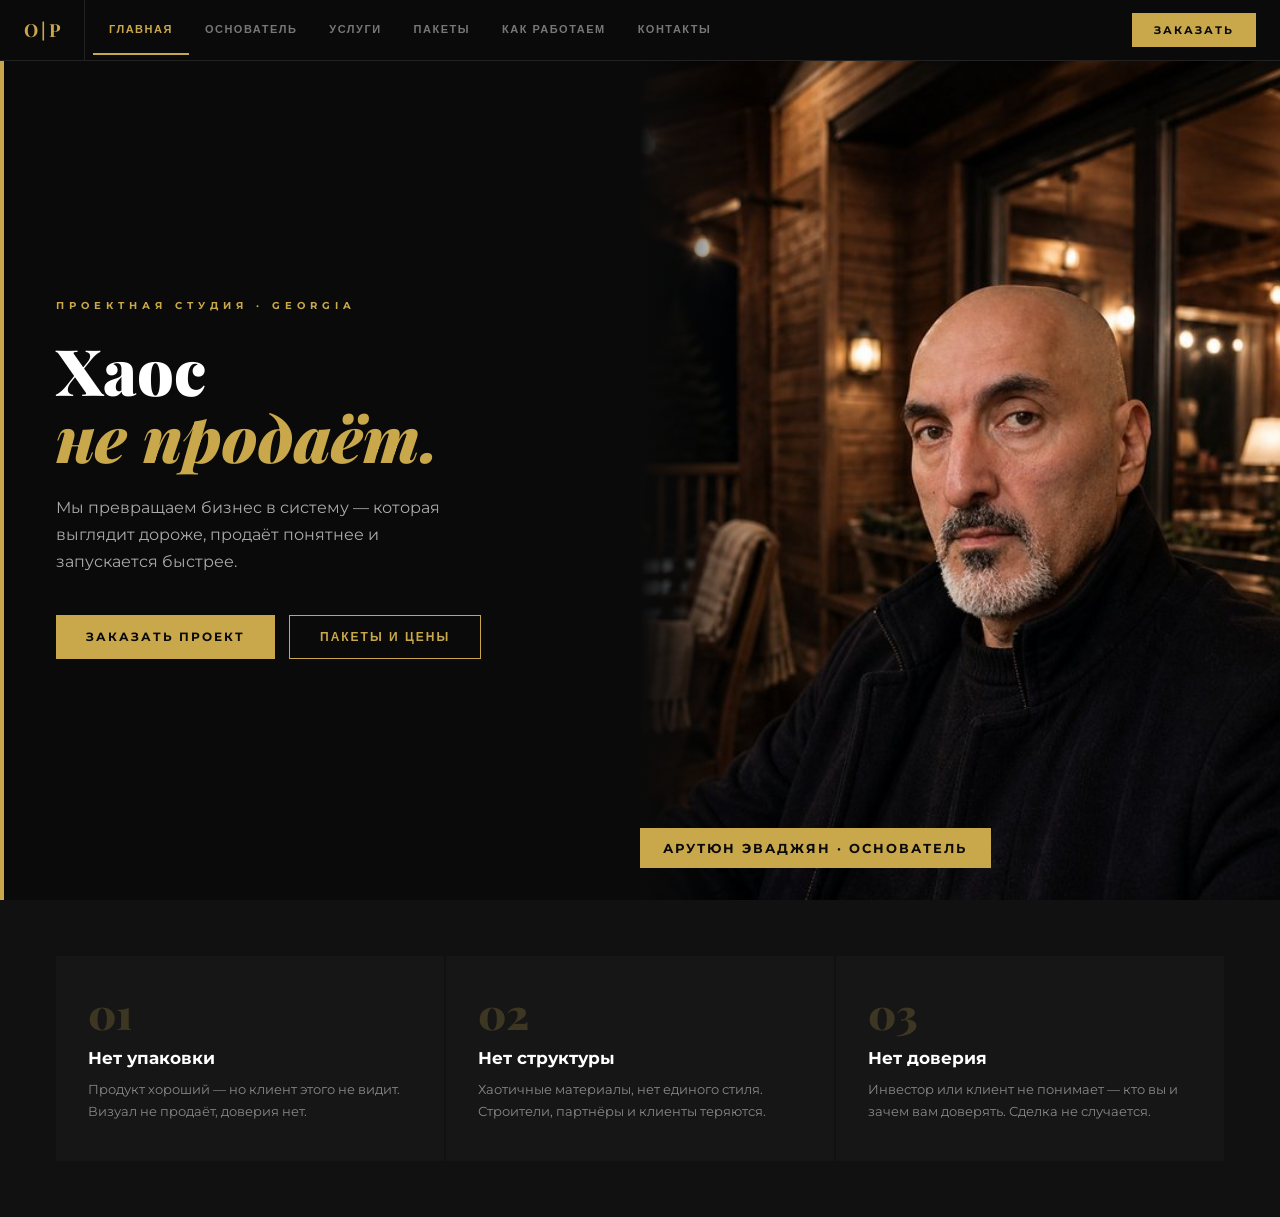
<file: orderprofit v2.html>
<!DOCTYPE html>
<html lang="ru">
<head>
<meta charset="UTF-8">
<meta name="viewport" content="width=device-width, initial-scale=1.0">
<title>Order & Profit — Упаковка бизнеса</title>
<link href="https://fonts.googleapis.com/css2?family=Playfair+Display:ital,wght@0,700;0,900;1,700&family=Montserrat:wght@400;500;600;700&display=swap" rel="stylesheet">
<style>
* { margin: 0; padding: 0; box-sizing: border-box; }
html { scroll-behavior: smooth; }
body { background: #0a0a0a; color: #fff; font-family: "Montserrat", sans-serif; }

/* ── TABS NAV ── */
.tabs-nav {
  position: fixed; top: 0; left: 0; right: 0; z-index: 200;
  background: #0a0a0a;
  border-bottom: 1px solid #222;
  display: flex; align-items: center;
  padding: 0 24px;
  overflow-x: auto;
  -webkit-overflow-scrolling: touch;
  scrollbar-width: none;
}
.tabs-nav::-webkit-scrollbar { display: none; }
.tab-logo {
  font-family: "Playfair Display", serif;
  font-size: 18px; font-weight: 700;
  color: #C9A84C; letter-spacing: 3px;
  padding: 18px 20px 18px 0;
  flex-shrink: 0;
  border-right: 1px solid #222;
  margin-right: 8px;
}
.tab-btn {
  flex-shrink: 0;
  padding: 18px 16px;
  font-size: 11px; font-weight: 600;
  letter-spacing: 1.5px; text-transform: uppercase;
  color: #777; background: none; border: none;
  cursor: pointer;
  border-bottom: 2px solid transparent;
  transition: all .25s;
  white-space: nowrap;
}
.tab-btn:hover { color: #C9A84C; }
.tab-btn.active { color: #C9A84C; border-bottom-color: #C9A84C; }
.tab-order {
  margin-left: auto; flex-shrink: 0;
  background: #C9A84C; color: #0a0a0a;
  padding: 10px 22px; font-size: 11px; font-weight: 700;
  letter-spacing: 2px; text-transform: uppercase;
  text-decoration: none; border: none; cursor: pointer;
  transition: background .25s;
}
.tab-order:hover { background: #E8C96B; }

/* ── PAGES ── */
.page { display: none; min-height: 100vh; padding-top: 58px; }
.page.active { display: block; }

/* ══════════════════════════════
   PAGE 1 — ГЛАВНАЯ
══════════════════════════════ */
#page-home {
  display: none;
  background: #0a0a0a;
}
#page-home.active { display: flex; flex-direction: column; }

.hero {
  display: grid; grid-template-columns: 1fr 1fr;
  min-height: calc(100vh - 58px);
  position: relative;
}
.hero-left-bar {
  position: absolute; left: 0; top: 0; bottom: 0; width: 4px;
  background: #C9A84C;
}
.hero-text {
  display: flex; flex-direction: column; justify-content: center;
  padding: 60px 48px 60px 56px;
}
.hero-pretag {
  font-size: 10px; font-weight: 700; letter-spacing: 5px;
  text-transform: uppercase; color: #C9A84C; margin-bottom: 24px;
}
.hero-title {
  font-family: "Playfair Display", serif;
  font-size: clamp(44px, 5vw, 72px);
  font-weight: 900; line-height: 1.05;
  color: #fff; margin-bottom: 24px;
}
.hero-title em { color: #C9A84C; font-style: italic; }
.hero-sub {
  font-size: 16px; font-weight: 400; line-height: 1.7;
  color: #aaa; margin-bottom: 40px; max-width: 400px;
}
.hero-btns { display: flex; gap: 14px; flex-wrap: wrap; }
.btn-gold {
  background: #C9A84C; color: #0a0a0a;
  padding: 14px 30px; font-size: 12px; font-weight: 700;
  letter-spacing: 2px; text-transform: uppercase;
  text-decoration: none; border: none; cursor: pointer;
  transition: all .25s; display: inline-block;
}
.btn-gold:hover { background: #E8C96B; transform: translateY(-2px); }
.btn-outline {
  border: 1px solid #C9A84C; color: #C9A84C;
  padding: 14px 30px; font-size: 12px; font-weight: 700;
  letter-spacing: 2px; text-transform: uppercase;
  text-decoration: none; background: none; cursor: pointer;
  transition: all .25s; display: inline-block;
}
.btn-outline:hover { background: rgba(201,168,76,.1); }

.hero-photo {
  position: relative; overflow: hidden;
}
.hero-photo img {
  width: 100%; height: 100%;
  object-fit: cover;
  object-position: center top;
  display: block;
}
.hero-photo::before {
  content: "";
  position: absolute; left: 0; top: 0; bottom: 0; width: 100px;
  background: linear-gradient(to right, #0a0a0a, transparent);
  z-index: 1;
}
.hero-name-badge {
  position: absolute; bottom: 32px; left: -1px; z-index: 2;
  background: #C9A84C; color: #0a0a0a;
  padding: 12px 24px; font-size: 13px; font-weight: 700;
  letter-spacing: 2px; text-transform: uppercase;
}

/* Why strip */
.why-strip {
  background: #111; padding: 56px;
  display: grid; grid-template-columns: repeat(3,1fr); gap: 2px;
}
.why-card {
  background: #161616; padding: 36px 32px;
  border-bottom: 3px solid transparent;
  transition: border-color .3s, transform .3s;
}
.why-card:hover { border-color: #C9A84C; transform: translateY(-4px); }
.why-n { font-family: "Playfair Display", serif; font-size: 42px; font-weight: 900; color: #C9A84C; opacity: .22; line-height: 1; margin-bottom: 14px; }
.why-t { font-size: 17px; font-weight: 700; margin-bottom: 10px; color: #fff; }
.why-d { font-size: 13px; color: #888; line-height: 1.7; }

/* ══════════════════════════════
   PAGE 2 — ОБ ОСНОВАТЕЛЕ
══════════════════════════════ */
#page-about { display: none; background: #0a0a0a; }
#page-about.active { display: block; }

.about-wrap {
  display: grid; grid-template-columns: 1fr 1fr;
  min-height: calc(100vh - 58px);
}
.about-photo {
  position: relative; overflow: hidden;
}
.about-photo img {
  width: 100%; height: 100%;
  object-fit: cover;
  object-position: center top;
  display: block;
}
.about-photo::after {
  content: "";
  position: absolute; right: 0; top: 0; bottom: 0; width: 120px;
  background: linear-gradient(to left, #0a0a0a, transparent);
}
.about-text {
  display: flex; flex-direction: column; justify-content: center;
  padding: 72px 64px 72px 48px;
}
.about-tag { font-size: 10px; font-weight: 700; letter-spacing: 5px; text-transform: uppercase; color: #C9A84C; margin-bottom: 20px; }
.about-name { font-family: "Playfair Display", serif; font-size: 38px; font-weight: 900; color: #fff; margin-bottom: 8px; }
.about-role { font-size: 12px; font-weight: 700; letter-spacing: 4px; text-transform: uppercase; color: #C9A84C; margin-bottom: 24px; }
.about-line { width: 56px; height: 3px; background: #C9A84C; margin-bottom: 28px; }
.about-body { font-size: 15px; color: #aaa; line-height: 1.85; }
.about-body p { margin-bottom: 16px; }

/* ══════════════════════════════
   PAGE 3 — УСЛУГИ
══════════════════════════════ */
#page-services { display: none; background: #0a0a0a; }
#page-services.active { display: block; }

.srv-header { padding: 56px 56px 32px; }
.srv-tag { font-size: 10px; font-weight: 700; letter-spacing: 5px; text-transform: uppercase; color: #C9A84C; margin-bottom: 16px; }
.srv-title { font-family: "Playfair Display", serif; font-size: clamp(28px, 3.5vw, 48px); font-weight: 900; color: #fff; }
.srv-grid { display: grid; grid-template-columns: 1fr 1fr; gap: 2px; padding: 0 56px 56px; }
.srv-row {
  background: #161616; padding: 22px 26px;
  display: flex; align-items: center; justify-content: space-between;
  gap: 16px; transition: background .2s;
}
.srv-row:hover { background: #1e1e1e; }
.srv-name { font-size: 15px; font-weight: 600; color: #fff; margin-bottom: 4px; }
.srv-detail { font-size: 12px; color: #777; }
.srv-price { font-family: "Playfair Display", serif; font-size: 20px; font-weight: 700; color: #C9A84C; white-space: nowrap; }

/* ══════════════════════════════
   PAGE 4 — ПАКЕТЫ
══════════════════════════════ */
#page-packages { display: none; background: #0a0a0a; }
#page-packages.active { display: block; }

.pkg-header { padding: 56px 56px 32px; }
.pkg-grid { display: grid; grid-template-columns: repeat(3,1fr); gap: 2px; padding: 0 56px 56px; }
.pkg-card {
  background: #161616; padding: 40px 32px;
  display: flex; flex-direction: column;
  position: relative; transition: transform .3s;
}
.pkg-card:hover { transform: translateY(-6px); }
.pkg-card.hot { background: #1a1a1a; outline: 2px solid #C9A84C; }
.pkg-badge {
  position: absolute; top: -1px; left: 50%; transform: translateX(-50%);
  background: #C9A84C; color: #0a0a0a;
  font-size: 9px; font-weight: 700; letter-spacing: 3px;
  padding: 5px 14px; text-transform: uppercase; white-space: nowrap;
}
.pkg-num { font-size: 10px; font-weight: 700; letter-spacing: 5px; text-transform: uppercase; color: #C9A84C; margin-bottom: 10px; }
.pkg-name { font-family: "Playfair Display", serif; font-size: 28px; font-weight: 700; color: #fff; margin-bottom: 8px; }
.pkg-desc { font-size: 12px; color: #777; line-height: 1.6; margin-bottom: 24px; padding-bottom: 24px; border-bottom: 1px solid #2a2a2a; }
.pkg-list { list-style: none; flex: 1; margin-bottom: 28px; }
.pkg-list li { font-size: 13px; color: #ccc; padding: 5px 0; display: flex; align-items: flex-start; gap: 8px; line-height: 1.5; }
.pkg-list li::before { content: "—"; color: #C9A84C; flex-shrink: 0; }
.pkg-price-label { font-size: 10px; letter-spacing: 3px; text-transform: uppercase; color: #777; margin-bottom: 6px; }
.pkg-price-val { font-family: "Playfair Display", serif; font-size: 28px; font-weight: 700; color: #C9A84C; margin-bottom: 6px; }
.pkg-period { font-size: 12px; color: #666; margin-bottom: 24px; }
.pkg-btn {
  display: block; text-align: center; padding: 13px;
  font-size: 11px; font-weight: 700; letter-spacing: 2px; text-transform: uppercase;
  text-decoration: none; transition: all .25s; cursor: pointer; border: none;
}
.pkg-btn-fill { background: #C9A84C; color: #0a0a0a; }
.pkg-btn-fill:hover { background: #E8C96B; }
.pkg-btn-border { border: 1px solid #C9A84C; color: #C9A84C; background: none; }
.pkg-btn-border:hover { background: rgba(201,168,76,.1); }

/* ══════════════════════════════
   PAGE 5 — КАК РАБОТАЕМ
══════════════════════════════ */
#page-process { display: none; background: #0a0a0a; }
#page-process.active { display: block; }

.proc-header { padding: 56px 56px 32px; }
.proc-grid { display: grid; grid-template-columns: repeat(4,1fr); gap: 2px; padding: 0 56px; }
.proc-step { background: #161616; padding: 36px 26px; transition: transform .3s; }
.proc-step:hover { transform: translateY(-4px); }
.proc-n { font-family: "Playfair Display", serif; font-size: 52px; font-weight: 900; color: #C9A84C; opacity: .2; line-height: 1; margin-bottom: 18px; }
.proc-t { font-size: 18px; font-weight: 700; color: #fff; margin-bottom: 10px; }
.proc-d { font-size: 13px; color: #888; line-height: 1.7; }

/* ══════════════════════════════
   PAGE 6 — КОНТАКТЫ
══════════════════════════════ */
#page-contacts { display: none; background: #0a0a0a; }
#page-contacts.active { display: block; }

.cta-block {
  background: #C9A84C; padding: 72px 56px; text-align: center;
}
.cta-title { font-family: "Playfair Display", serif; font-size: clamp(32px, 4vw, 52px); font-weight: 900; color: #0a0a0a; margin-bottom: 12px; }
.cta-sub { font-size: 15px; color: rgba(0,0,0,.55); margin-bottom: 36px; }
.btn-dark {
  background: #0a0a0a; color: #C9A84C;
  padding: 16px 40px; font-size: 13px; font-weight: 700;
  letter-spacing: 3px; text-transform: uppercase;
  text-decoration: none; display: inline-block;
  transition: all .25s;
}
.btn-dark:hover { background: #1a1a1a; transform: translateY(-2px); }

.contacts-grid {
  display: grid; grid-template-columns: repeat(4,1fr);
  gap: 2px; padding: 48px 56px 72px;
}
.contact-card { background: #161616; padding: 32px 28px; }
.c-label { font-size: 10px; font-weight: 700; letter-spacing: 3px; text-transform: uppercase; color: #C9A84C; margin-bottom: 10px; }
.c-val { font-size: 16px; font-weight: 600; color: #fff; line-height: 1.5; }

/* ══════════════════════════════
   RESPONSIVE MOBILE
══════════════════════════════ */
@media(max-width: 768px) {
  .tab-btn { padding: 18px 12px; font-size: 10px; }
  .hero { grid-template-columns: 1fr; }
  .hero-text { padding: 48px 24px; }
  .hero-photo { height: 420px; }
  .hero-photo img { object-position: center 15%; }
  .hero-photo::before { width: 100%; height: 100px; top: auto; bottom: 0; left: 0; background: linear-gradient(to top, #0a0a0a, transparent); }
  .why-strip { grid-template-columns: 1fr; padding: 32px 24px; }
  .about-wrap { grid-template-columns: 1fr; }
  .about-photo { height: 420px; }
  .about-photo img { object-position: center 15%; }
  .about-photo::after { width: 100%; height: 100px; top: auto; bottom: 0; left: 0; background: linear-gradient(to top, #0a0a0a, transparent); }
  .about-text { padding: 40px 24px; }
  .srv-header, .pkg-header, .proc-header { padding: 40px 24px 24px; }
  .srv-grid { grid-template-columns: 1fr; padding: 0 24px 40px; }
  .pkg-grid { grid-template-columns: 1fr; padding: 0 24px 40px; }
  .proc-grid { grid-template-columns: 1fr 1fr; padding: 0 24px; }
  .contacts-grid { grid-template-columns: 1fr 1fr; padding: 32px 24px 48px; }
  .cta-block { padding: 48px 24px; }
}

/* ══════════════════════════════
   MODAL SYSTEM
══════════════════════════════ */
.modal-overlay {
  display: none; position: fixed; inset: 0; z-index: 1000;
  background: rgba(0,0,0,.88); backdrop-filter: blur(4px);
  align-items: center; justify-content: center; padding: 20px;
}
.modal-overlay.open { display: flex; }
.modal {
  background: #111; border: 1px solid #2a2a2a; border-radius: 16px;
  width: 100%; max-width: 560px; max-height: 90vh;
  overflow-y: auto; position: relative;
}
.modal::-webkit-scrollbar { width: 4px; }
.modal::-webkit-scrollbar-track { background: #1a1a1a; }
.modal::-webkit-scrollbar-thumb { background: #C9A84C; border-radius: 2px; }
.modal-head {
  padding: 24px 24px 20px; border-bottom: 1px solid #1e1e1e;
  display: flex; align-items: flex-start; justify-content: space-between;
  position: sticky; top: 0; background: #111; z-index: 10;
}
.modal-title { font-family: "Playfair Display", serif; font-size: 20px; font-weight: 700; color: #fff; }
.modal-subtitle { font-size: 11px; color: #555; margin-top: 4px; letter-spacing: 1px; text-transform: uppercase; }
.modal-close {
  width: 36px; height: 36px; border-radius: 50%;
  border: 1px solid #2a2a2a; background: transparent;
  color: #666; font-size: 20px; cursor: pointer;
  display: flex; align-items: center; justify-content: center;
  flex-shrink: 0; transition: all .2s; line-height: 1;
}
.modal-close:hover { border-color: #C9A84C; color: #C9A84C; }
.modal-body { padding: 20px 24px 0; }
.form-section { margin-bottom: 22px; }
.form-section-title {
  font-size: 10px; font-weight: 700; letter-spacing: 3px;
  text-transform: uppercase; color: #C9A84C;
  margin-bottom: 14px; padding-bottom: 8px; border-bottom: 1px solid #1e1e1e;
}
.form-field { margin-bottom: 13px; }
.form-label { display: block; font-size: 12px; color: #aaa; margin-bottom: 6px; font-weight: 500; }
.form-label span { color: #C9A84C; margin-left: 2px; }
.form-input, .form-select, .form-textarea {
  width: 100%; background: #161616; border: 1.5px solid #2a2a2a;
  border-radius: 8px; color: #fff; padding: 10px 14px; font-size: 13px;
  font-family: "Montserrat", sans-serif; outline: none;
  transition: border-color .2s; box-sizing: border-box;
}
.form-input:focus, .form-select:focus, .form-textarea:focus { border-color: #C9A84C; }
.form-input.error, .form-select.error, .form-textarea.error { border-color: #e05a5a; }
.form-input::placeholder, .form-textarea::placeholder { color: #444; }
.form-select { appearance: none; cursor: pointer; }
.form-textarea { resize: vertical; min-height: 80px; }
.constructor-section {
  background: #161616; border-radius: 10px;
  border: 1px solid #2a2a2a; margin-bottom: 14px; overflow: hidden;
}
.constructor-title {
  padding: 11px 16px; border-bottom: 1px solid #222;
  font-size: 10px; font-weight: 700; letter-spacing: 2px;
  text-transform: uppercase; color: #C9A84C;
}
.constructor-items { padding: 6px; }
.constructor-item {
  display: flex; align-items: center; padding: 9px 10px;
  border-radius: 6px; cursor: pointer; transition: background .15s; gap: 10px;
}
.constructor-item:hover { background: #1e1e1e; }
.constructor-item.selected { background: rgba(201,168,76,.08); }
.ci-check {
  width: 18px; height: 18px; border-radius: 4px;
  border: 1.5px solid #333; background: transparent;
  display: flex; align-items: center; justify-content: center;
  flex-shrink: 0; transition: all .2s;
}
.constructor-item.selected .ci-check { background: #C9A84C; border-color: #C9A84C; }
.ci-check-mark { color: #fff; font-size: 10px; font-weight: 700; display: none; }
.constructor-item.selected .ci-check-mark { display: block; }
.ci-name { font-size: 13px; color: #ccc; flex: 1; }
.constructor-item.selected .ci-name { color: #fff; }
.ci-price { font-size: 13px; font-weight: 700; color: #C9A84C; white-space: nowrap; }
.multiplier-section { margin-bottom: 14px; }
.multiplier-title { font-size: 10px; color: #555; margin-bottom: 8px; letter-spacing: 2px; text-transform: uppercase; }
.multiplier-options { display: flex; gap: 6px; flex-wrap: wrap; }
.mult-btn {
  padding: 7px 13px; border-radius: 6px; border: 1.5px solid #2a2a2a;
  background: transparent; color: #666; font-size: 11px; cursor: pointer;
  font-family: "Montserrat", sans-serif; transition: all .2s;
}
.mult-btn.active { border-color: #C9A84C; color: #C9A84C; background: rgba(201,168,76,.08); }
.constructor-total {
  background: #0a0a0a; border-radius: 10px; border: 1px solid #2a2a2a;
  padding: 14px 18px; margin-bottom: 14px;
}
.total-row { display: flex; justify-content: space-between; align-items: center; }
.total-label { font-size: 11px; color: #555; text-transform: uppercase; letter-spacing: 2px; }
.total-amount { font-family: "Playfair Display", serif; font-size: 26px; font-weight: 700; color: #C9A84C; }
.total-note { font-size: 11px; color: #333; margin-top: 4px; }
.discount-row { display: flex; justify-content: space-between; margin-top: 6px; }
.discount-label, .discount-amount { font-size: 11px; color: #4CAF50; }
.discount-amount { font-weight: 700; }
.modal-footer { padding: 14px 24px 24px; }
.btn-whatsapp {
  width: 100%; padding: 15px; background: #25D366; border: none;
  border-radius: 10px; color: #fff; font-size: 14px; font-weight: 700;
  cursor: pointer; font-family: "Montserrat", sans-serif;
  display: flex; align-items: center; justify-content: center; gap: 8px;
  transition: background .2s;
}
.btn-whatsapp:hover { background: #20bb5a; }
.modal-success { padding: 48px 24px; text-align: center; }
.success-icon {
  width: 64px; height: 64px; border-radius: 50%; background: #25D366;
  margin: 0 auto 20px; display: flex; align-items: center;
  justify-content: center; font-size: 28px;
}
.success-title { font-size: 20px; font-weight: 700; color: #fff; margin-bottom: 8px; }
.success-sub { font-size: 14px; color: #666; margin-bottom: 28px; }
.btn-reset {
  padding: 11px 28px; background: transparent; border: 1px solid #2a2a2a;
  border-radius: 8px; color: #666; font-size: 13px; cursor: pointer;
  font-family: "Montserrat", sans-serif;
}
/* Srv-row hover + button */
.srv-row { cursor: pointer; transition: background .2s; }
.srv-row:hover { background: #1e1e1e !important; }
.srv-row:hover .srv-btn { border-color: #C9A84C; color: #C9A84C; }
.srv-btn {
  width: 32px; height: 32px; border-radius: 50%;
  border: 1.5px solid #333; background: transparent;
  color: #555; font-size: 20px; cursor: pointer;
  display: flex; align-items: center; justify-content: center;
  transition: all .2s; flex-shrink: 0; line-height: 1;
  margin-left: 10px;
}
@media(max-width:768px){
  .modal { max-width: 100%; border-radius: 16px 16px 0 0; max-height: 95vh; }
  .modal-overlay { align-items: flex-end; padding: 0; }
}
</style>
</head>
<body>

<!-- TABS NAV -->
<nav class="tabs-nav">
  <div class="tab-logo">O|P</div>
  <button class="tab-btn active" onclick="showPage('home',this)">Главная</button>
  <button class="tab-btn" onclick="showPage('about',this)">Основатель</button>
  <button class="tab-btn" onclick="showPage('services',this)">Услуги</button>
  <button class="tab-btn" onclick="showPage('packages',this)">Пакеты</button>
  <button class="tab-btn" onclick="showPage('process',this)">Как работаем</button>
  <button class="tab-btn" onclick="showPage('contacts',this)">Контакты</button>
  <a class="tab-order" href="https://instagram.com/orderprofit.he" target="_blank">Заказать</a>
</nav>

<!-- ════ PAGE: ГЛАВНАЯ ════ -->
<div id="page-home" class="page active">
  <div class="hero">
    <div class="hero-left-bar"></div>
    <div class="hero-text">
      <div class="hero-pretag">Проектная студия · Georgia</div>
      <h1 class="hero-title">Хаос<br><em>не продаёт.</em></h1>
      <p class="hero-sub">Мы превращаем бизнес в систему — которая выглядит дороже, продаёт понятнее и запускается быстрее.</p>
      <div class="hero-btns">
        <a class="btn-gold" href="https://instagram.com/orderprofit.he" target="_blank">Заказать проект</a>
        <button class="btn-outline" onclick="showPageByName('packages')">Пакеты и цены</button>
      </div>
    </div>
    <div class="hero-photo">
      <img src="[data-uri]" alt="Арутюн Эваджян">
      <div class="hero-name-badge">Арутюн Эваджян · Основатель</div>
    </div>
  </div>
  <div class="why-strip">
    <div class="why-card">
      <div class="why-n">01</div>
      <div class="why-t">Нет упаковки</div>
      <div class="why-d">Продукт хороший — но клиент этого не видит. Визуал не продаёт, доверия нет.</div>
    </div>
    <div class="why-card">
      <div class="why-n">02</div>
      <div class="why-t">Нет структуры</div>
      <div class="why-d">Хаотичные материалы, нет единого стиля. Строители, партнёры и клиенты теряются.</div>
    </div>
    <div class="why-card">
      <div class="why-n">03</div>
      <div class="why-t">Нет доверия</div>
      <div class="why-d">Инвестор или клиент не понимает — кто вы и зачем вам доверять. Сделка не случается.</div>
    </div>
  </div>
</div>

<!-- ════ PAGE: ОСНОВАТЕЛЬ ════ -->
<div id="page-about" class="page">
  <div class="about-wrap">
    <div class="about-photo">
      <img src="[data-uri]" alt="Арутюн Эваджян">
    </div>
    <div class="about-text">
      <div class="about-tag">Об основателе</div>
      <div class="about-name">Арутюн Эваджян</div>
      <div class="about-role">Основатель · Order &amp; Profit</div>
      <div class="about-line"></div>
      <div class="about-body">
        <p>Управлял бизнесами в разных индустриях: алкоголь, табак, сеть фастфуда, ресторанный бизнес, строительство, образование, гостиничный и туристический бизнес.</p>
        <p>Я знаю, как устроен бизнес изнутри — не по книгам, а на практике. Order & Profit создан для тех, кто хочет не просто красивую картинку, а систему, которая реально работает и приносит деньги.</p>
      </div>
      <a class="btn-gold" style="margin-top:32px;display:inline-block;" href="https://instagram.com/orderprofit.he" target="_blank">Написать в Instagram</a>
    </div>
  </div>
</div>

<!-- ════ PAGE: УСЛУГИ ════ -->
<div id="page-services" class="page">
  <div class="srv-header">
    <div class="srv-tag">Отдельные услуги</div>
    <h2 class="srv-title">Прайс на услуги</h2>
  </div>
  <div class="srv-grid">
    <div class="srv-row" onclick="openModal('viz_inter')"><div><div class="srv-name">AI-визуализация интерьера</div><div class="srv-detail">Фотореалистичный рендер помещения</div></div><div style="display:flex;align-items:center"><div class="srv-price">400–700 ₾</div><button class="srv-btn">+</button></div></div>
    <div class="srv-row" onclick="openModal('viz_fasad')"><div><div class="srv-name">AI-визуализация фасада</div><div class="srv-detail">Внешний вид здания / объекта</div></div><div style="display:flex;align-items:center"><div class="srv-price">500–900 ₾</div><button class="srv-btn">+</button></div></div>
    <div class="srv-row" onclick="openModal('viz_comm')"><div><div class="srv-name">Визуализация коммерческого объекта</div><div class="srv-detail">Магазин, офис, гостиница</div></div><div style="display:flex;align-items:center"><div class="srv-price">от 700 ₾</div><button class="srv-btn">+</button></div></div>
    <div class="srv-row" onclick="openModal('plan')"><div><div class="srv-name">Планировки помещения</div><div class="srv-detail">Мебель, зонирование, расстановка</div></div><div style="display:flex;align-items:center"><div class="srv-price">500–1 000 ₾</div><button class="srv-btn">+</button></div></div>
    <div class="srv-row" onclick="openModal('techpdf')"><div><div class="srv-name">Технические PDF</div><div class="srv-detail">Электрика, свет, сантехника, ТЗ строителям</div></div><div style="display:flex;align-items:center"><div class="srv-price">от 500 ₾</div><button class="srv-btn">+</button></div></div>
    <div class="srv-row" onclick="openModal('menu')"><div><div class="srv-name">Меню ресторана</div><div class="srv-detail">Структура + дизайн</div></div><div style="display:flex;align-items:center"><div class="srv-price">400–800 ₾</div><button class="srv-btn">+</button></div></div>
    <div class="srv-row" onclick="openModal('catalog')"><div><div class="srv-name">Каталог товаров</div><div class="srv-detail">Продуктовый или сервисный</div></div><div style="display:flex;align-items:center"><div class="srv-price">от 400 ₾</div><button class="srv-btn">+</button></div></div>
    <div class="srv-row" onclick="openModal('airbnb')"><div><div class="srv-name">Airbnb / Booking упаковка</div><div class="srv-detail">SEO-описание, тексты, оформление</div></div><div style="display:flex;align-items:center"><div class="srv-price">200 ₾</div><button class="srv-btn">+</button></div></div>
    <div class="srv-row" onclick="openModal('landing')"><div><div class="srv-name">Лендинг (одностраничник)</div><div class="srv-detail">Продающий сайт под бизнес</div></div><div style="display:flex;align-items:center"><div class="srv-price">от 800 ₾</div><button class="srv-btn">+</button></div></div>
    <div class="srv-row" onclick="openModal('invest')"><div><div class="srv-name">Презентация для инвесторов</div><div class="srv-detail">Питч-дек, структура, дизайн</div></div><div style="display:flex;align-items:center"><div class="srv-price">от 700 ₾</div><button class="srv-btn">+</button></div></div>
    <div class="srv-row" onclick="openModal('grant')"><div><div class="srv-name">Грантовый PDF</div><div class="srv-detail">Подготовка к грантовой подаче</div></div><div style="display:flex;align-items:center"><div class="srv-price">от 1 500 ₾</div><button class="srv-btn">+</button></div></div>
    <div class="srv-row" onclick="openModal('led')"><div><div class="srv-name">AI-реклама для LED / баннеров</div><div class="srv-detail">Визуал под наружную рекламу</div></div><div style="display:flex;align-items:center"><div class="srv-price">от 150 ₾</div><button class="srv-btn">+</button></div></div>
    <div class="srv-row" onclick="openModal('video')"><div><div class="srv-name">Видео до / после</div><div class="srv-detail">Монтаж, обработка</div></div><div style="display:flex;align-items:center"><div class="srv-price">от 250 ₾</div><button class="srv-btn">+</button></div></div>
    <div class="srv-row" onclick="openModal('wa')"><div><div class="srv-name">WhatsApp Business настройка</div><div class="srv-detail">Профиль, автоответы, каталог</div></div><div style="display:flex;align-items:center"><div class="srv-price">150–400 ₾</div><button class="srv-btn">+</button></div></div>
    <div class="srv-row" onclick="openModal('gmaps')"><div><div class="srv-name">Google Maps упаковка</div><div class="srv-detail">Описание, фото, SEO, категории</div></div><div style="display:flex;align-items:center"><div class="srv-price">200–500 ₾</div><button class="srv-btn">+</button></div></div>
    <div class="srv-row" onclick="openModal('qr')"><div><div class="srv-name">QR-система</div><div class="srv-detail">Меню, визитки, навигация</div></div><div style="display:flex;align-items:center"><div class="srv-price">от 100 ₾</div><button class="srv-btn">+</button></div></div>
    <div class="srv-row" onclick="openModal('kp')"><div><div class="srv-name">Коммерческое предложение</div><div class="srv-detail">Структура, текст, дизайн под клиента</div></div><div style="display:flex;align-items:center"><div class="srv-price">300–600 ₾</div><button class="srv-btn">+</button></div></div>
    <div class="srv-row" onclick="openModal('bizplan')"><div><div class="srv-name">Бизнес-план / финмодель</div><div class="srv-detail">Под банк, инвестора или грант</div></div><div style="display:flex;align-items:center"><div class="srv-price">от 1 000 ₾</div><button class="srv-btn">+</button></div></div>
    <div class="srv-row" onclick="openModal('insta')"><div><div class="srv-name">Оформление Instagram</div><div class="srv-detail">Шапка, хайлайты, единый стиль</div></div><div style="display:flex;align-items:center"><div class="srv-price">300–500 ₾</div><button class="srv-btn">+</button></div></div>
    <div class="srv-row" onclick="openModal('content')"><div><div class="srv-name">Контент-план для соцсетей</div><div class="srv-detail">30 тем / идей на месяц</div></div><div style="display:flex;align-items:center"><div class="srv-price">200–400 ₾</div><button class="srv-btn">+</button></div></div>
    <div class="srv-row" onclick="openModal('posts')"><div><div class="srv-name">Тексты постов (пакет)</div><div class="srv-detail">10 готовых постов под бизнес</div></div><div style="display:flex;align-items:center"><div class="srv-price">250–450 ₾</div><button class="srv-btn">+</button></div></div>
    <div class="srv-row" onclick="openModal('scripts')"><div><div class="srv-name">Скрипты продаж</div><div class="srv-detail">Для менеджеров, WhatsApp, звонков</div></div><div style="display:flex;align-items:center"><div class="srv-price">300–600 ₾</div><button class="srv-btn">+</button></div></div>
    <div class="srv-row" onclick="openModal('email')"><div><div class="srv-name">Email-рассылка</div><div class="srv-detail">Шаблон + текст + настройка</div></div><div style="display:flex;align-items:center"><div class="srv-price">200–400 ₾</div><button class="srv-btn">+</button></div></div>
    <div class="srv-row" onclick="openModal('chatgpt')"><div><div class="srv-name">Настройка ChatGPT под бизнес</div><div class="srv-detail">Промпты, инструкции, автоматизация</div></div><div style="display:flex;align-items:center"><div class="srv-price">300–700 ₾</div><button class="srv-btn">+</button></div></div>
    <div class="srv-row" onclick="openModal('automation')"><div><div class="srv-name">Автоматизация (Make / n8n)</div><div class="srv-detail">Связка сервисов, авто-ответы, CRM</div></div><div style="display:flex;align-items:center"><div class="srv-price">от 500 ₾</div><button class="srv-btn">+</button></div></div>
    <div class="srv-row" onclick="openModal('pricelist')"><div><div class="srv-name">Прайс-листы и флаеры</div><div class="srv-detail">Дизайн под печать или digital</div></div><div style="display:flex;align-items:center"><div class="srv-price">150–350 ₾</div><button class="srv-btn">+</button></div></div>
    <div class="srv-row" onclick="openModal('sign')"><div><div class="srv-name">Дизайн вывески / витрины</div><div class="srv-detail">Макет под печать или монтаж</div></div><div style="display:flex;align-items:center"><div class="srv-price">200–500 ₾</div><button class="srv-btn">+</button></div></div>
    <div class="srv-row" onclick="openModal('crm')"><div><div class="srv-name">Простая CRM-система</div><div class="srv-detail">Таблица / Notion / Airtable под бизнес</div></div><div style="display:flex;align-items:center"><div class="srv-price">300–600 ₾</div><button class="srv-btn">+</button></div></div>
    <div class="srv-row" onclick="openModal('guide')"><div><div class="srv-name">Упаковка гида / водителя</div><div class="srv-detail">Профиль, описание, прайс, соцсети</div></div><div style="display:flex;align-items:center"><div class="srv-price">250–500 ₾</div><button class="srv-btn">+</button></div></div>
    <div class="srv-row" onclick="openModal('route')"><div><div class="srv-name">Туристический маршрут</div><div class="srv-detail">Оформление, описание, PDF / карта</div></div><div style="display:flex;align-items:center"><div class="srv-price">300–600 ₾</div><button class="srv-btn">+</button></div></div>
    <div class="srv-row" onclick="openModal('multilang')"><div><div class="srv-name">Мультиязычные описания</div><div class="srv-detail">RU / EN / GE для объектов и услуг</div></div><div style="display:flex;align-items:center"><div class="srv-price">от 150 ₾</div><button class="srv-btn">+</button></div></div>
    <div class="srv-row" onclick="openModal('enterprise')"><div><div class="srv-name">Грант Enterprise Georgia</div><div class="srv-detail">Подготовка заявки и документов</div></div><div style="display:flex;align-items:center"><div class="srv-price">от 800 ₾</div><button class="srv-btn">+</button></div></div>
    <div class="srv-row" onclick="openModal('bizplan')"><div><div class="srv-name">Бизнес-план под кредит</div><div class="srv-detail">TBC / Bank of Georgia / другие банки</div></div><div style="display:flex;align-items:center"><div class="srv-price">от 700 ₾</div><button class="srv-btn">+</button></div></div>
    <div class="srv-row" onclick="openModal('audit')"><div><div class="srv-name">Аудит бизнеса</div><div class="srv-detail">Разбор слабых мест, рекомендации</div></div><div style="display:flex;align-items:center"><div class="srv-price">от 500 ₾</div><button class="srv-btn">+</button></div></div>
  </div>
</div>

<!-- ════ PAGE: ПАКЕТЫ ════ -->
<div id="page-packages" class="page">
  <div class="pkg-header">
    <div class="srv-tag">Пакеты услуг</div>
    <h2 class="srv-title">Выберите свой уровень</h2>
  </div>
  <div class="pkg-grid">
    <div class="pkg-card">
      <div class="pkg-num">Пакет 01</div>
      <div class="pkg-name">START</div>
      <div class="pkg-desc">Для малого бизнеса, который работает хаотично и хочет привести всё в порядок.</div>
      <ul class="pkg-list">
        <li>Аудит бизнеса</li>
        <li>Анализ конкурентов</li>
        <li>Базовое маркетинговое исследование</li>
        <li>Позиционирование</li>
        <li>Упаковка услуг и структура продаж</li>
        <li>Базовая визуальная упаковка</li>
        <li>Рекомендации: Instagram / Google Maps / WhatsApp</li>
        <li>Помесячный план действий</li>
      </ul>
      <div class="pkg-price-label">Стоимость</div>
      <div class="pkg-price-val">1 500 ₾</div>
      <div class="pkg-period">Срок: 5–7 дней</div>
      <a class="pkg-btn pkg-btn-border" href="https://instagram.com/orderprofit.he" target="_blank">Заказать START</a>
    </div>
    <div class="pkg-card hot">
      <div class="pkg-badge">Популярный</div>
      <div class="pkg-num">Пакет 02</div>
      <div class="pkg-name">BUSINESS</div>
      <div class="pkg-desc">Полная упаковка бизнеса под продажи, клиентов и рекламу. Всё под ключ.</div>
      <ul class="pkg-list">
        <li>Всё из пакета START</li>
        <li>AI-визуализация бизнеса</li>
        <li>Оформление Instagram + контент</li>
        <li>Продающие офферы</li>
        <li>WhatsApp Business настройка</li>
        <li>Google Maps упаковка + QR-система</li>
        <li>Меню / прайсы / PDF</li>
        <li>Мини-лендинг + SEO</li>
        <li>Airbnb / Booking упаковка</li>
        <li>Стратегия продвижения 2–3 месяца</li>
      </ul>
      <div class="pkg-price-label">Стоимость</div>
      <div class="pkg-price-val">3 500 – 5 000 ₾</div>
      <div class="pkg-period">Срок: 10–20 дней</div>
      <a class="pkg-btn pkg-btn-fill" href="https://instagram.com/orderprofit.he" target="_blank">Заказать BUSINESS</a>
    </div>
    <div class="pkg-card">
      <div class="pkg-num">Пакет 03</div>
      <div class="pkg-name">PREMIUM</div>
      <div class="pkg-desc">Для гостиниц, SPA, инвесторов и грантов. Сопровождение от концепции до запуска.</div>
      <ul class="pkg-list">
        <li>Всё из пакета BUSINESS</li>
        <li>Инвесторская презентация</li>
        <li>Финансовая модель</li>
        <li>Грантовый PDF</li>
        <li>AI-рендеры + планировки</li>
        <li>Технические PDF для строителей</li>
        <li>Маркетинговая стратегия</li>
        <li>Запуск рекламы</li>
        <li>Система продаж</li>
        <li>Подготовка к Produce in Georgia</li>
        <li>Подготовка к банковским переговорам</li>
      </ul>
      <div class="pkg-price-label">Стоимость</div>
      <div class="pkg-price-val">от 8 000 ₾</div>
      <div class="pkg-period">Срок: 2–6 недель · Возможен % от проекта</div>
      <a class="pkg-btn pkg-btn-border" href="https://instagram.com/orderprofit.he" target="_blank">Обсудить PREMIUM</a>
    </div>
  </div>
</div>

<!-- ════ PAGE: КАК РАБОТАЕМ ════ -->
<div id="page-process" class="page">
  <div class="proc-header">
    <div class="srv-tag">Как мы работаем</div>
    <h2 class="srv-title">Система без хаоса.</h2>
  </div>
  <div class="proc-grid">
    <div class="proc-step">
      <div class="proc-n">1</div>
      <div class="proc-t">Бриф</div>
      <div class="proc-d">Вы заполняете бриф и загружаете материалы. Никаких лишних звонков.</div>
    </div>
    <div class="proc-step">
      <div class="proc-n">2</div>
      <div class="proc-t">Оценка</div>
      <div class="proc-d">Анализируем задачу и в течение 24 часов отправляем коммерческое предложение.</div>
    </div>
    <div class="proc-step">
      <div class="proc-n">3</div>
      <div class="proc-t">Работа</div>
      <div class="proc-d">Производим результат по чёткому техзаданию и согласованным срокам.</div>
    </div>
    <div class="proc-step">
      <div class="proc-n">4</div>
      <div class="proc-t">Результат</div>
      <div class="proc-d">Вы получаете готовый продукт — PDF, PNG, видео или исходники.</div>
    </div>
  </div>
</div>

<!-- ════ PAGE: КОНТАКТЫ ════ -->
<div id="page-contacts" class="page">
  <div class="cta-block">
    <div class="cta-title">Готовы навести порядок?</div>
    <div class="cta-sub">Напишите нам — обсудим проект и подберём нужный формат</div>
    <a class="btn-dark" href="https://instagram.com/orderprofit.he" target="_blank">Написать в Instagram</a>
  </div>
  <div class="contacts-grid">
    <div class="contact-card"><div class="c-label">Телефон / WhatsApp</div><div class="c-val">+995 579 145 634</div></div>
    <div class="contact-card"><div class="c-label">Email</div><div class="c-val">orderprofit.he@gmail.com</div></div>
    <div class="contact-card"><div class="c-label">Instagram</div><div class="c-val">@orderprofit.he</div></div>
    <div class="contact-card"><div class="c-label">Локация</div><div class="c-val">Akhalkalaki, Georgia</div></div>
  </div>
</div>

<!-- ════ MODAL ════ -->
<div class="modal-overlay" id="modalOverlay" onclick="closeModalOutside(event)">
  <div class="modal" id="modal">
    <div class="modal-head">
      <div>
        <div class="modal-title" id="modalTitle"></div>
        <div class="modal-subtitle">Заполните анкету — отправим в WhatsApp</div>
      </div>
      <button class="modal-close" onclick="closeModal()">×</button>
    </div>
    <div id="modalContent"></div>
  </div>
</div>

<script>
// ── MODAL OPEN/CLOSE ──
function openModal(id) {
  document.getElementById('modalTitle').textContent = getServiceName(id);
  document.getElementById('modalContent').innerHTML = buildForm(id);
  document.getElementById('modalOverlay').classList.add('open');
  document.body.style.overflow = 'hidden';
}
function closeModal() {
  document.getElementById('modalOverlay').classList.remove('open');
  document.body.style.overflow = '';
}
function closeModalOutside(e) {
  if (e.target === document.getElementById('modalOverlay')) closeModal();
}
document.addEventListener('keydown', e => { if (e.key === 'Escape') closeModal(); });

function getServiceName(id) {
  const names = {
    audit:'Аудит бизнеса', kp:'Коммерческое предложение',
    viz_inter:'AI-визуализация интерьера', viz_fasad:'AI-визуализация фасада',
    viz_comm:'Визуализация коммерческого объекта', plan:'Планировки помещения',
    techpdf:'Технические PDF', menu:'Меню ресторана', catalog:'Каталог товаров',
    airbnb:'Airbnb / Booking упаковка', landing:'Лендинг', invest:'Презентация для инвесторов',
    grant:'Грантовый PDF / Бизнес-план', led:'AI-реклама для LED / баннеров',
    video:'Видео до / после', wa:'WhatsApp Business настройка',
    gmaps:'Google Maps упаковка', qr:'QR-система', bizplan:'Бизнес-план / финмодель',
    insta:'Оформление Instagram', content:'Контент-план для соцсетей',
    posts:'Тексты постов', scripts:'Скрипты продаж', email:'Email-рассылка',
    chatgpt:'Настройка ChatGPT под бизнес', automation:'Автоматизация Make / n8n',
    pricelist:'Прайс-листы и флаеры', sign:'Дизайн вывески / витрины',
    crm:'Простая CRM-система', guide:'Упаковка гида / водителя',
    route:'Туристический маршрут', multilang:'Мультиязычные описания',
    enterprise:'Грант Enterprise Georgia'
  };
  return names[id] || id;
}

// ── FORM ROUTER ──
function buildForm(id) {
  const map = {
    audit: buildAuditForm, kp: buildKPForm,
    viz_inter: buildVizForm, viz_fasad: buildVizForm, viz_comm: buildVizForm,
    plan: buildPlanConstructor, menu: buildMenuConstructor,
    insta: buildInstaConstructor, content: buildContentConstructor,
    scripts: buildScriptsConstructor, guide: buildGuideConstructor,
    route: buildRouteConstructor, multilang: buildMultilangConstructor,
    techpdf: buildTechPDFConstructor, led: buildLEDConstructor,
    video: buildVideoConstructor, email: buildEmailConstructor,
    chatgpt: buildChatGPTConstructor, automation: buildAutomationConstructor,
    crm: buildCRMConstructor,
  };
  return (map[id] || buildSimpleFormFull)(id);
}

// ── FIELD HELPERS ──
function fld(label, id, type, placeholder, required, options) {
  if(required===undefined) required=true;
  const req = required ? '<span>*</span>' : '';
  if(type==='select') return `<div class="form-field"><label class="form-label">${label}${req}</label>
    <select class="form-select" id="${id}"${required?' required':''}><option value="">— выберите —</option>
    ${(options||[]).map(o=>`<option value="${o}">${o}</option>`).join('')}</select></div>`;
  if(type==='textarea') return `<div class="form-field"><label class="form-label">${label}${req}</label>
    <textarea class="form-textarea" id="${id}" placeholder="${placeholder||''}"${required?' required':''}></textarea></div>`;
  return `<div class="form-field"><label class="form-label">${label}${req}</label>
    <input class="form-input" id="${id}" type="text" placeholder="${placeholder||''}"${required?' required':''}></div>`;
}
function sec(title, html) {
  return `<div class="form-section"><div class="form-section-title">${title}</div>${html}</div>`;
}
function ci(name, price, id) {
  return `<div class="constructor-item" id="ci_${id}" onclick="toggleCI('ci_${id}')">
    <div class="ci-check"><div class="ci-check-mark">✓</div></div>
    <div class="ci-name">${name}</div><div class="ci-price">${price} ₾</div></div>`;
}
function toggleCI(id) {
  document.getElementById(id).classList.toggle('selected');
  const body = document.getElementById(id).closest('[data-cid]');
  if(body) updateTotal(body.dataset.cid);
}
function updateTotal(cid) {
  const body = document.querySelector(`[data-cid="${cid}"]`);
  if(!body) return;
  let base = 0;
  body.querySelectorAll('.constructor-item.selected .ci-price').forEach(p => {
    base += parseInt(p.textContent);
  });
  const lm = parseFloat(body.querySelector('.mult-lang.active')?.dataset.mult||1);
  const sm = parseFloat(body.querySelector('.mult-soc.active')?.dataset.mult||1);
  let total = Math.round(base * lm * sm);
  let disc = base >= 1000 ? 15 : base >= 500 ? 10 : 0;
  const drow = body.querySelector('.discount-row');
  if(disc > 0 && drow) {
    const da = Math.round(total * disc/100);
    total -= da;
    drow.style.display = 'flex';
    drow.querySelector('.discount-label').textContent = `Скидка ${disc}%`;
    drow.querySelector('.discount-amount').textContent = `-${da} ₾`;
  } else if(drow) drow.style.display='none';
  const ta = body.querySelector('.total-amount');
  if(ta) ta.textContent = total > 0 ? `${total} ₾` : '0 ₾';
}
function setMult(el, cid) {
  const cls = el.classList.contains('mult-lang') ? 'mult-lang' : 'mult-soc';
  document.querySelectorAll(`.${cls}`).forEach(b=>b.classList.remove('active'));
  el.classList.add('active');
  updateTotal(cid);
}
function langSel(cid) {
  return `<div class="multiplier-section"><div class="multiplier-title">Язык</div>
    <div class="multiplier-options">
      <button class="mult-btn mult-lang active" data-mult="1" onclick="setMult(this,'${cid}')">1 язык</button>
      <button class="mult-btn mult-lang" data-mult="1.1" onclick="setMult(this,'${cid}')">2 языка ×1.1</button>
      <button class="mult-btn mult-lang" data-mult="1.2" onclick="setMult(this,'${cid}')">3 языка ×1.2</button>
    </div></div>`;
}
function socSel(cid) {
  return `<div class="multiplier-section"><div class="multiplier-title">Соцсети</div>
    <div class="multiplier-options">
      <button class="mult-btn mult-soc active" data-mult="1" onclick="setMult(this,'${cid}')">1 соцсеть</button>
      <button class="mult-btn mult-soc" data-mult="1.5" onclick="setMult(this,'${cid}')">2 соцсети ×1.5</button>
      <button class="mult-btn mult-soc" data-mult="2" onclick="setMult(this,'${cid}')">3 соцсети ×2.0</button>
    </div></div>`;
}
function totalBlock(cid, disc) {
  return `<div class="constructor-total"><div class="total-row">
    <div class="total-label">Итого</div><div class="total-amount">0 ₾</div></div>
    ${disc?`<div class="discount-row" style="display:none"><div class="discount-label"></div><div class="discount-amount"></div></div>`:''}
    <div class="total-note">Окончательная цена уточняется после анализа задачи</div></div>`;
}
function submitBtn(id) {
  return `<div class="modal-footer"><button class="btn-whatsapp" onclick="submitForm('${id}')">
    <span>💬</span> Отправить в WhatsApp</button></div>`;
}

// ── SUBMIT ──
function submitForm(id) {
  const c = document.getElementById('modalContent');
  let valid = true;
  c.querySelectorAll('[required]').forEach(inp => {
    if(!inp.value.trim()) { inp.classList.add('error'); valid=false; }
    else inp.classList.remove('error');
  });
  if(!valid) return;
  const lines = [`📋 АНКЕТА: ${document.getElementById('modalTitle').textContent}\n`];
  c.querySelectorAll('.form-field').forEach(f => {
    const lbl = f.querySelector('.form-label');
    if(!lbl) return;
    const label = lbl.textContent.replace('*','').trim();
    const inp = f.querySelector('input,textarea,select');
    if(inp && inp.value) lines.push(`${label}: ${inp.value}`);
  });
  c.querySelectorAll('.constructor-item.selected').forEach(item => {
    lines.push(`✓ ${item.querySelector('.ci-name').textContent} — ${item.querySelector('.ci-price').textContent}`);
  });
  const ta = c.querySelector('.total-amount');
  if(ta && ta.textContent !== '0 ₾') lines.push(`\nИТОГО: ${ta.textContent}`);
  lines.push('\nОтправлено через orderprofit.he');
  window.open('https://wa.me/995579145634?text='+encodeURIComponent(lines.join('\n')),'_blank');
  document.getElementById('modalContent').innerHTML = `<div class="modal-success">
    <div class="success-icon">✓</div>
    <div class="success-title">Анкета отправлена!</div>
    <div class="success-sub">Свяжемся с вами в ближайшее время.</div>
    <button class="btn-reset" onclick="closeModal()">Закрыть</button></div>`;
}

// ════════════════════════════════
// FORMS
// ════════════════════════════════

function buildAuditForm(id) {
  return `<div class="modal-body">
    ${sec('О бизнесе',
      fld('Название бизнеса и чем занимаетесь','a1','text','Кафе «Весна» — грузинская кухня')+
      fld('Город / район','a2','text','Ахалкалаки')+
      fld('Сколько лет работает бизнес?','a3','text','Например: 2 года')+
      fld('Сколько человек в команде (включая вас)?','a4','text','Например: 5'))}
    ${sec('Финансы',
      fld('Средняя выручка в месяц — в лари','a5','text','Например: 8 000 ₾')+
      fld('Средний чек одной продажи / услуги — в лари','a6','text','Например: 45 ₾')+
      fld('Сколько клиентов в месяц примерно?','a7','text','Например: 180')+
      fld('Какой % клиентов возвращается повторно?','a8','text','Например: 30%')+
      fld('Сколько тратите на рекламу в месяц — в лари (если 0 — пишите 0)','a9','text','0'))}
    ${sec('Проблемы и цели',
      fld('Главная проблема прямо сейчас — одним предложением','a10','text','Например: мало клиентов')+
      fld('Как сейчас приходят клиенты?','a11','text','Сарафан / соцсети / реклама / лично')+
      fld('Назовите 2-3 конкурента и их цены если знаете','a12','textarea','Кафе «Аракс» — цены похожи',false)+
      fld('Что пробовали для роста — и что не сработало?','a13','textarea','Реклама в Instagram — не дала результата',false)+
      fld('Цель через 3 месяца — конкретная цифра','a14','text','Например: выручка 15 000 ₾/мес'))}
  </div>${submitBtn(id)}`;
}

function buildKPForm(id) {
  return `<div class="modal-body">
    ${sec('О компании',
      fld('Название вашей компании / бренд','k1','text','ООО «Строй-Юг»')+
      fld('Город / локация','k2','text','Ахалкалаки')+
      fld('Для кого делаете КП — опишите клиента','k3','text','Строительная компания ищет поставщика'))}
    ${sec('Предложение',
      fld('Что предлагаете — конкретно','k4','text','Поставка стройматериалов оптом')+
      fld('Цена предложения — в лари','k5','text','от 5 000 ₾')+
      fld('Что входит в цену — перечислите по пунктам','k6','textarea','Материалы + доставка + гарантия')+
      fld('Срок выполнения / доставки','k7','text','7 рабочих дней'))}
    ${sec('Преимущества и формат',
      fld('Почему клиент должен выбрать вас — 2-3 причины','k8','textarea','10 лет работы, сертификаты, бесплатная доставка')+
      fld('Какие гарантии даёте?','k9','text','Возврат в течение 14 дней')+
      fld('Конкуренты — кто они и чем вы лучше?','k10','text','Компания X — у нас дешевле на 15%',false)+
      fld('Призыв к действию','k11','select','',true,['Позвонить','Написать в WhatsApp','Приехать на встречу','Оставить заявку'])+
      fld('На каком языке нужно КП?','k12','select','',true,['Русский','Грузинский','Армянский','Русский + Грузинский','Все три языка'])+
      fld('Когда нужно готовое КП?','k13','text','Например: через 3 дня'))}
  </div>${submitBtn(id)}`;
}

function buildVizForm(id) {
  return `<div class="modal-body">
    ${sec('Объект',
      fld('Что нужно показать?','v1','select','',true,['Комнату внутри (интерьер)','Здание снаружи (фасад)','Кафе / ресторан','Магазин','Гостиница / отель','Офис','Другое'])+
      fld('Есть ли фото этого места сейчас?','v2','select','',true,['Да — скину в WhatsApp или Telegram','Да — скину ссылку на диск','Нет фото']))}
    ${sec('Стиль',
      fld('Какой стиль хотите?','v3','select','',true,['Современный','Классический','Простой и чистый (минимализм)','Восточный','Другой'])+
      fld('Какие цвета нравятся?','v4','text','Например: тёплые бежевые тона, дерево')+
      fld('Есть ли картинки которые нравятся и хотите что-то похожее?','v5','select','',false,['Да — скину в WhatsApp','Да — дам ссылку','Нет']))}
    ${sec('Использование',
      fld('Для чего нужна картинка?','v6','select','',true,['Показать инвестору','Выложить в соцсети','Показать клиентам','Для себя'])+
      fld('Сколько вариантов нужно?','v7','select','',true,['1 вариант','2-3 варианта','5 и больше'])+
      fld('Когда нужно?','v8','text','Например: через неделю'))}
    <div style="background:#161616;border-radius:10px;padding:13px 16px;margin-bottom:16px;border:1px solid #2a2a2a;">
      <div style="font-size:11px;color:#555;line-height:1.6;">ℹ️ Мы делаем концептуальную картинку — как будет выглядеть ваше место. Для показа клиентам, инвесторам или в соцсети. Это не строительный чертёж.</div>
    </div>
  </div>${submitBtn(id)}`;
}

function buildPlanConstructor(id) {
  const cid='plan';
  return `<div class="modal-body" data-cid="${cid}">
    ${sec('Об объекте',
      fld('Тип помещения','p1','select','',true,['Квартира','Дом','Кафе / ресторан','Офис','Магазин','Другое'])+
      fld('Площадь — в м²','p2','text','Например: 65 м²')+
      fld('Есть ли фото помещения?','p3','select','',true,['Да — скину в WhatsApp','Да — дам ссылку','Нет'])+
      fld('Размеры стен — длина и ширина каждой комнаты','p4','textarea','Зал 6×4м, кухня 3×3м',false)+
      fld('Сколько человек будет жить или работать?','p5','text','Например: семья 4 человека')+
      fld('Какие зоны нужны?','p6','text','Спальня, кухня, рабочее место')+
      fld('Стиль мебели','p7','select','',false,['Современный','Классический','Простой / без излишеств','Другой'])+
      fld('Бюджет на мебель примерно','p8','select','',false,['До 5 000 ₾','5 000–15 000 ₾','От 15 000 ₾','Не важно']))}
    <div class="constructor-section"><div class="constructor-title">Выберите что нужно</div>
      <div class="constructor-items">
        ${ci('Планировка с расстановкой мебели',400,'pl1')}
        ${ci('2 варианта планировки',650,'pl2')}
        ${ci('3 варианта планировки',850,'pl3')}
        ${ci('Зонирование пространства',200,'pl4')}
        ${ci('Подбор мебели по стилю',150,'pl5')}
        ${ci('Оформление в PDF',80,'pl6')}
      </div>
    </div>
    ${totalBlock(cid)}
    ${fld('Когда нужно?','p9','text','Например: через 2 недели')}
  </div>${submitBtn(id)}`;
}

function buildMenuConstructor(id) {
  const cid='menu';
  return `<div class="modal-body" data-cid="${cid}">
    ${sec('О заведении',
      fld('Название ресторана / кафе','m1','text','Кафе «Арагви»')+
      fld('Город / адрес','m2','text','Ахалкалаки, ул. Руставели 5')+
      fld('Какая кухня?','m3','select','',true,['Грузинская','Армянская','Европейская','Смешанная','Другое'])+
      fld('Сколько позиций в меню примерно?','m4','text','Например: 40')+
      fld('Список блюд с ценами уже готов?','m5','select','',true,['Да — скину в WhatsApp','Да — дам ссылку','Частично','Нет — поможете составить?'])+
      fld('Самое дешёвое блюдо — цена в лари','m6','text','5 ₾',false)+
      fld('Самое дорогое блюдо — цена в лари','m7','text','35 ₾',false)+
      fld('Есть ли фото блюд?','m8','select','',false,['Да — скину в WhatsApp','Да — дам ссылку','Частично','Нет']))}
    <div class="constructor-section"><div class="constructor-title">Выберите что нужно</div>
      <div class="constructor-items">
        ${ci('Структура меню (разделы + позиции)',200,'mn1')}
        ${ci('Дизайн меню — печатное A4',300,'mn2')}
        ${ci('Дизайн меню — печатное A5',250,'mn3')}
        ${ci('QR-меню (цифровое)',200,'mn4')}
        ${ci('AI-фото блюд до 10 штук',300,'mn5')}
        ${ci('AI-фото блюд до 30 штук',700,'mn6')}
      </div>
    </div>
    ${langSel(cid)}
    ${totalBlock(cid)}
    ${fld('Когда нужно?','m9','text','Например: через неделю')}
  </div>${submitBtn(id)}`;
}

function buildInstaConstructor(id) {
  const cid='insta';
  return `<div class="modal-body" data-cid="${cid}">
    ${sec('Об аккаунте',
      fld('Ссылка на ваш Instagram','i1','text','instagram.com/yourpage')+
      fld('Чем занимаетесь — что продаёте или предлагаете','i2','text','Продаём мёд и натуральные продукты')+
      fld('Ваш клиент — кто он (возраст, пол, интересы)','i3','text','Женщины 25-45, интересуются здоровьем')+
      fld('Город / регион','i4','text','Ахалкалаки и вся Грузия')+
      fld('Есть ли логотип?','i5','select','',true,['Да — пришлю','Нет'])+
      fld('Фирменные цвета или стиль','i6','text','Тёплые тона, зелёный и бежевый',false)+
      fld('Покажите 2-3 аккаунта которые нравятся — скиньте ссылки','i7','text','instagram.com/example1',false)+
      fld('Что сейчас не устраивает в профиле?','i8','text','Нет единого стиля, фото разные',false)+
      fld('Есть ли фото и видео для контента?','i9','select','',true,['Да — много','Частично','Нет'])+
      fld('Как хотите общаться с подписчиками?','i10','select','',true,['По-дружески и тепло','Как эксперт','Официально','Смешанно']))}
    <div class="constructor-section"><div class="constructor-title">Выберите что нужно</div>
      <div class="constructor-items">
        ${ci('Анализ профиля',150,'in1')}
        ${ci('Оформление шапки профиля',100,'in2')}
        ${ci('Хайлайты — обложки и названия разделов',100,'in3')}
        ${ci('Шаблон постов — единый стиль',150,'in4')}
        ${ci('Контент-план на 30 дней',200,'in5')}
        ${ci('10 готовых постов с текстами',250,'in6')}
        ${ci('30 готовых постов с текстами',600,'in7')}
        ${ci('10 продающих постов со сценариями',300,'in8')}
      </div>
    </div>
    ${langSel(cid)}
    ${totalBlock(cid,true)}
    ${fld('Когда нужно?','i11','text','Например: через 2 недели')}
  </div>${submitBtn(id)}`;
}

function buildContentConstructor(id) {
  const cid='content';
  return `<div class="modal-body" data-cid="${cid}">
    ${sec('Об аккаунте',
      fld('Ссылка на аккаунт','c1','text','instagram.com/yourpage')+
      fld('Чем занимаетесь','c2','text','Например: продаю мёд')+
      fld('Ваш клиент — кто он?','c3','text','Женщины 25-45, здоровый образ жизни')+
      fld('Для каких соцсетей нужен контент?','c4','text','Instagram / Facebook / TikTok')+
      fld('Сколько постов в неделю планируете?','c5','select','',true,['3 поста','5 постов','7 постов','Каждый день'])+
      fld('Есть ли посты которые уже хорошо сработали — скиньте ссылки','c6','text','instagram.com/p/...',false)+
      fld('Что нельзя публиковать — напишите','c7','text','Политику, религию',false)+
      fld('Есть ли фото и видео материал?','c8','select','',true,['Да — много','Частично','Нет'])+
      fld('Есть ли события или акции в этот период?','c9','text','Новый год, скидки в январе',false)+
      fld('Главная цель контента','c10','select','',true,['Больше подписчиков','Продажи','Доверие и репутация','Трафик на сайт']))}
    <div class="constructor-section"><div class="constructor-title">Выберите что нужно</div>
      <div class="constructor-items">
        ${ci('Контент-план на 30 дней (темы)',200,'ct1')}
        ${ci('Контент-план на 60 дней',350,'ct2')}
        ${ci('Контент-план на 90 дней',500,'ct3')}
        ${ci('Готовые тексты 10 постов',250,'ct4')}
        ${ci('Готовые тексты 30 постов',600,'ct5')}
        ${ci('10 продающих постов со сценариями',300,'ct6')}
        ${ci('Рубрикатор — структура контента',100,'ct7')}
      </div>
    </div>
    ${socSel(cid)}
    ${langSel(cid)}
    ${totalBlock(cid)}
    ${fld('Когда нужно?','c11','text','Например: к 1 числу месяца')}
  </div>${submitBtn(id)}`;
}

function buildScriptsConstructor(id) {
  const cid='scripts';
  return `<div class="modal-body" data-cid="${cid}">
    ${sec('О продажах',
      fld('Название компании / бренд','s1','text','Кафе «Весна»')+
      fld('Что продаёте — конкретно','s2','text','Завтраки и бизнес-ланчи')+
      fld('Средняя цена продажи — в лари','s3','text','Например: 25 ₾')+
      fld('Кто будет пользоваться скриптом?','s4','select','',true,['Я сам','Менеджер','Несколько человек'])+
      fld('Что чаще всего говорят когда отказываются?','s5','text','Дорого / Подумаю / Уже есть')+
      fld('Что убеждает клиента купить?','s6','select','',true,['Цена','Качество','Скорость','Гарантия','Репутация'])+
      fld('Назовите 2-3 главных конкурента','s7','text','Кафе «Арагви», кафе «Нино»',false)+
      fld('Как хотите общаться с клиентом?','s8','select','',true,['По-дружески','Официально','Как эксперт']))}
    <div class="constructor-section"><div class="constructor-title">Выберите какие скрипты нужны</div>
      <div class="constructor-items">
        ${ci('Скрипт для WhatsApp',200,'sc1')}
        ${ci('Скрипт для звонка',200,'sc2')}
        ${ci('Скрипт для личной встречи',200,'sc3')}
        ${ci('Работа с возражением «дорого»',150,'sc4')}
        ${ci('Работа с возражением «подумаю»',150,'sc5')}
        ${ci('Скрипт повторной продажи',150,'sc6')}
        ${ci('Скрипт работы с отказом',150,'sc7')}
      </div>
    </div>
    ${langSel(cid)}
    ${totalBlock(cid)}
    ${fld('Когда нужно?','s9','text','Например: через 5 дней')}
  </div>${submitBtn(id)}`;
}

function buildGuideConstructor(id) {
  const cid='guide';
  return `<div class="modal-body" data-cid="${cid}">
    ${sec('О гиде',
      fld('Имя гида / название компании','g1','text','Армен Саркисян')+
      fld('Город и регион работы','g2','text','Ахалкалаки, Самцхе-Джавахети')+
      fld('Какие маршруты предлагаете — перечислите все','g3','textarea','Джавахети, Вардзия, Боржоми...')+
      fld('Сколько лет опыта работы гидом?','g4','text','Например: 5 лет')+
      fld('На каких языках проводите туры?','g5','text','Русский, армянский, грузинский')+
      fld('Цена тура — индивидуальный в лари','g6','text','Например: 150 ₾/чел')+
      fld('Цена тура — группа в лари','g7','text','Например: 80 ₾/чел от 4 человек')+
      fld('Максимум человек в группе','g8','text','Например: 10')+
      fld('Что входит в стоимость?','g9','text','Транспорт, гид, вода')+
      fld('Что НЕ входит?','g10','text','Еда, входные билеты',false)+
      fld('Какой транспорт используете — марка и вместимость','g11','text','Toyota Land Cruiser, 7 мест')+
      fld('Есть ли отзывы?','g12','select','',false,['Да — скину ссылку','Да — скину скриншот в WhatsApp','Нет пока'])+
      fld('Есть ли фото с туров?','g13','select','',false,['Да — скину ссылку на диск','Да — скину в WhatsApp','Нет'])+
      fld('Соцсети — ссылки на Instagram / Facebook / TikTok','g14','text','instagram.com/...',false)+
      fld('Главное преимущество — чем вы отличаетесь от других гидов?','g15','text','Знаю историю региона, говорю на 3 языках'))}
    <div class="constructor-section"><div class="constructor-title">Выберите что нужно</div>
      <div class="constructor-items">
        ${ci('Профиль гида (описание + фото)',150,'gu1')}
        ${ci('Прайс-лист маршрутов',100,'gu2')}
        ${ci('Оформление Instagram',200,'gu3')}
        ${ci('Оформление Facebook',150,'gu4')}
        ${ci('Оформление TikTok',150,'gu5')}
        ${ci('PDF-карточка гида под печать',200,'gu6')}
        ${ci('Описание на Airbnb Experiences',150,'gu7')}
      </div>
    </div>
    ${langSel(cid)}
    ${totalBlock(cid)}
    ${fld('Когда нужно?','g16','text','Например: через 2 недели')}
  </div>${submitBtn(id)}`;
}

function buildRouteConstructor(id) {
  const cid='route';
  return `<div class="modal-body" data-cid="${cid}">
    ${sec('О маршруте',
      fld('Название маршрута','r1','text','Джавахети — земля вулканов')+
      fld('Все точки маршрута по порядку','r2','textarea','Ахалкалаки → озеро Паравани → Вардзия → Боржоми')+
      fld('Общая длина — км и часы','r3','text','Например: 180 км, 8 часов')+
      fld('Тип маршрута','r4','select','',true,['Пеший','На машине','На квадроцикле','Смешанный'])+
      fld('Для кого маршрут?','r5','select','',true,['Семьи с детьми','Пары','Группы','Индивидуальные','Все'])+
      fld('Сложность','r6','select','',true,['Лёгкий — подходит всем','Средний','Сложный — нужна подготовка'])+
      fld('Что входит в тур?','r7','text','Транспорт, гид, обед, вода')+
      fld('Цена — индивидуально в лари','r8','text','150 ₾/чел')+
      fld('Цена — группа в лари','r9','text','80 ₾/чел от 4 человек',false)+
      fld('Продолжительность','r10','text','1 день / 8 часов')+
      fld('Есть ли фото локаций?','r11','select','',false,['Да — скину ссылку на диск','Да — скину в WhatsApp','Нет']))}
    <div class="constructor-section"><div class="constructor-title">Выберите что нужно</div>
      <div class="constructor-items">
        ${ci('Описание маршрута текстом',150,'rt1')}
        ${ci('PDF-карточка маршрута',250,'rt2')}
        ${ci('Карта маршрута',200,'rt3')}
        ${ci('Пост для соцсетей',100,'rt4')}
        ${ci('AI-фото локаций до 5 штук',200,'rt5')}
        ${ci('AI-фото локаций до 15 штук',450,'rt6')}
      </div>
    </div>
    ${langSel(cid)}
    ${totalBlock(cid)}
    ${fld('Когда нужно?','r12','text','Например: через неделю')}
  </div>${submitBtn(id)}`;
}

function buildMultilangConstructor(id) {
  const cid='multilang';
  return `<div class="modal-body" data-cid="${cid}">
    ${sec('Об объекте',
      fld('Название объекта или бизнеса','ml1','text','Гостевой дом «Джавахети»')+
      fld('Что это?','ml2','select','',true,['Гостиница / гостевой дом','Кафе / ресторан','Магазин','Туристический маршрут','Услуга','Другое'])+
      fld('Адрес / локация','ml3','text','Ахалкалаки, ул. ...')+
      fld('Напишите описание на русском или скиньте текст в WhatsApp / Telegram','ml4','textarea','Гостевой дом в центре Ахалкалаки...')+
      fld('Для какой платформы?','ml5','text','Google Maps, Booking, соцсети')+
      fld('Тон текста','ml6','select','',true,['Официальный','Тёплый и дружелюбный','Туристический','Рекламный'])+
      fld('Максимальная длина текста','ml7','select','',true,['До 200 слов','200-500 слов','Без ограничений'])+
      fld('Есть ли слова которые обязательно должны быть в тексте?','ml8','text','Например: Джавахети, горы, озеро Паравани',false)+
      fld('Нужны ли хэштеги?','ml9','select','',false,['Да','Нет'])+
      fld('Сколько объектов нужно перевести?','ml10','text','Например: 3'))}
    <div class="constructor-section"><div class="constructor-title">Выберите что нужно</div>
      <div class="constructor-items">
        ${ci('Перевод описания на 1 язык',100,'ml1c')}
        ${ci('Перевод + адаптация под платформу',150,'ml2c')}
        ${ci('SEO-оптимизация текста',100,'ml3c')}
        ${ci('Хэштеги для соцсетей',50,'ml4c')}
      </div>
    </div>
    ${langSel(cid)}
    ${totalBlock(cid)}
    ${fld('Когда нужно?','ml11','text','Например: через 3 дня')}
  </div>${submitBtn(id)}`;
}

function buildTechPDFConstructor(id) {
  const cid='techpdf';
  return `<div class="modal-body" data-cid="${cid}">
    ${sec('Об объекте',
      fld('Тип объекта','tp1','select','',true,['Квартира','Дом','Кафе / ресторан','Офис','Магазин','Другое'])+
      fld('Площадь — в м²','tp2','text','Например: 80 м²')+
      fld('Что нужно строителям?','tp3','text','Ремонт / электрика / сантехника / всё')+
      fld('Есть ли планировка или чертёж?','tp4','select','',false,['Да — скину в WhatsApp','Да — дам ссылку','Нет'])+
      fld('Есть ли фото объекта сейчас?','tp5','select','',false,['Да — скину в WhatsApp','Нет'])+
      fld('Какие материалы предпочитаете?','tp6','select','',false,['Эконом','Стандарт','Премиум'])+
      fld('Есть ли уже список работ что нужно сделать?','tp7','textarea','Перечислите или скиньте в WhatsApp',false))}
    <div class="constructor-section"><div class="constructor-title">Выберите что нужно</div>
      <div class="constructor-items">
        ${ci('Техническое задание на ремонт',400,'tp1c')}
        ${ci('Описание материалов с количеством',300,'tp2c')}
        ${ci('Смета расходов',400,'tp3c')}
        ${ci('Схема электрики (концептуальная)',300,'tp4c')}
        ${ci('Схема освещения',250,'tp5c')}
        ${ci('Схема сантехники (концептуальная)',300,'tp6c')}
        ${ci('Оформление в PDF под печать',100,'tp7c')}
      </div>
    </div>
    ${langSel(cid)}
    ${totalBlock(cid)}
    ${fld('Когда нужно строителям?','tp8','text','Например: через 5 дней')}
  </div>${submitBtn(id)}`;
}

function buildLEDConstructor(id) {
  const cid='led';
  return `<div class="modal-body" data-cid="${cid}">
    ${sec('О рекламе',
      fld('Название компании / бренд','ld1','text','Кафе «Весна»')+
      fld('Что рекламируете — конкретно','ld2','text','Акция — завтрак за 5 ₾')+
      fld('Размер баннера — в см или метрах','ld3','text','Например: 300×100 см')+
      fld('Где будет размещён?','ld4','select','',true,['На улице','В помещении','На LED-экране'])+
      fld('Что обязательно должно быть на баннере?','ld5','text','Название, телефон, цена, адрес')+
      fld('Есть ли логотип?','ld6','select','',true,['Да — пришлю в WhatsApp','Нет'])+
      fld('Фирменные цвета — укажите','ld7','text','Красный и белый',false)+
      fld('Есть ли фото товара или услуги?','ld8','select','',false,['Да — скину в WhatsApp','Нет'])+
      fld('На каком языке текст?','ld9','select','',true,['Русский','Грузинский','Армянский','Несколько языков']))}
    <div class="constructor-section"><div class="constructor-title">Выберите что нужно</div>
      <div class="constructor-items">
        ${ci('1 макет для баннера / LED',150,'ld1c')}
        ${ci('3 макета (разные варианты)',350,'ld2c')}
        ${ci('5 макетов',500,'ld3c')}
        ${ci('Анимированный баннер (GIF)',100,'ld4c')}
        ${ci('Адаптация под разные размеры',80,'ld5c')}
      </div>
    </div>
    ${totalBlock(cid)}
    ${fld('Срочность — когда нужно?','ld10','select','',true,['Стандартно — 3-5 дней','Срочно — до 24 часов (+50% к цене)','Не горит'])}
  </div>${submitBtn(id)}`;
}

function buildVideoConstructor(id) {
  const cid='video';
  return `<div class="modal-body" data-cid="${cid}">
    ${sec('О видео',
      fld('Что снято — до/после чего именно?','vd1','text','Ремонт квартиры / интерьер кафе')+
      fld('Есть ли видео материал?','vd2','select','',true,['Да — скину в WhatsApp','Да — дам ссылку на диск','Нет — только фото до и после'])+
      fld('Если только фото — скиньте в WhatsApp или дайте ссылку','vd3','text','',false)+
      fld('Для какой платформы?','vd4','select','',true,['Instagram Reels','TikTok','YouTube','WhatsApp','Все'])+
      fld('Нужна ли музыка?','vd5','select','',false,['Да — подберите сами','Да — есть своя, скину','Нет'])+
      fld('Нужен ли текст на видео?','vd6','select','',false,['Да — напишу что','Нет'])+
      fld('Текст для видео — напишите','vd7','text','',false)+
      fld('Нужен ли логотип на видео?','vd8','select','',false,['Да — пришлю','Нет'])+
      fld('На каком языке текст?','vd9','select','',false,['Русский','Грузинский','Армянский']))}
    <div class="constructor-section"><div class="constructor-title">Выберите что нужно</div>
      <div class="constructor-items">
        ${ci('Монтаж до 1 минуты',150,'vd1c')}
        ${ci('Монтаж 1-3 минуты',250,'vd2c')}
        ${ci('Добавление музыки',50,'vd3c')}
        ${ci('Текст / субтитры',50,'vd4c')}
        ${ci('Логотип и брендинг',80,'vd5c')}
        ${ci('Формат для Reels / TikTok (вертикальный)',50,'vd6c')}
        ${ci('Формат для YouTube (горизонтальный)',50,'vd7c')}
      </div>
    </div>
    ${totalBlock(cid)}
    ${fld('Когда нужно?','vd10','text','Например: через 3 дня')}
  </div>${submitBtn(id)}`;
}

function buildEmailConstructor(id) {
  const cid='email';
  return `<div class="modal-body" data-cid="${cid}">
    ${sec('О рассылке',
      fld('Название компании / бренд','em1','text','Кафе «Весна»')+
      fld('Для чего рассылка?','em2','text','Акция / новости / приветствие клиентам')+
      fld('Кому отправляем?','em3','select','',true,['Существующим клиентам','Новым клиентам','Всем'])+
      fld('Есть ли база контактов?','em4','select','',true,['Да — сколько адресов?','Нет','Частично'])+
      fld('Сколько адресов в базе примерно?','em5','text','Например: 200',false)+
      fld('Что должен сделать человек после письма?','em6','select','',true,['Купить','Позвонить','Прийти','Записаться'])+
      fld('Есть ли уже шаблон письма?','em7','select','',false,['Да — скину в WhatsApp','Нет']))}
    <div class="constructor-section"><div class="constructor-title">Выберите что нужно</div>
      <div class="constructor-items">
        ${ci('Текст одного письма',150,'em1c')}
        ${ci('Шаблон письма с дизайном',200,'em2c')}
        ${ci('Серия 3 писем',350,'em3c')}
        ${ci('Серия 7 писем',600,'em4c')}
        ${ci('Настройка в Mailchimp / SendPulse',200,'em5c')}
        ${ci('Сегментация базы контактов',150,'em6c')}
      </div>
    </div>
    ${langSel(cid)}
    ${totalBlock(cid)}
    ${fld('Когда нужно?','em8','text','Например: через неделю')}
  </div>${submitBtn(id)}`;
}

function buildChatGPTConstructor(id) {
  const cid='chatgpt';
  return `<div class="modal-body" data-cid="${cid}">
    ${sec('О задаче',
      fld('Название компании / бренд','cg1','text','Кафе «Весна»')+
      fld('Сфера бизнеса','cg2','text','Кафе / туризм / строительство...')+
      fld('Кто будет пользоваться?','cg3','select','',true,['Я сам','Один сотрудник','Несколько человек'])+
      fld('Сколько человек будут пользоваться?','cg4','text','Например: 3',false)+
      fld('Есть ли уже аккаунт ChatGPT?','cg5','select','',true,['Да — бесплатный','Да — Plus','Нет / не знаю'])+
      fld('Напишите 5-7 вопросов которые чаще всего задают ваши клиенты','cg6','textarea','Например: как заказать, сколько стоит, как долго...')+
      fld('Что ChatGPT никогда не должен говорить?','cg7','text','Называть конкурентов, давать скидки')+
      fld('Как должен общаться с клиентом?','cg8','select','',true,['По-дружески','Официально','Как эксперт'])+
      fld('Нужна ли интеграция с WhatsApp или Telegram?','cg9','select','',false,['Да','Нет','Не знаю'])+
      fld('Есть ли примеры переписки с клиентами — скиньте в WhatsApp или Telegram','cg10','text','',false))}
    <div class="constructor-section"><div class="constructor-title">Выберите что нужно</div>
      <div class="constructor-items">
        ${ci('Настройка под ответы клиентам',300,'cg1c')}
        ${ci('Настройка под генерацию контента',250,'cg2c')}
        ${ci('Настройка под анализ данных',300,'cg3c')}
        ${ci('Готовые промпты для сотрудников',200,'cg4c')}
        ${ci('Инструкция как пользоваться',150,'cg5c')}
        ${ci('Интеграция с WhatsApp / Telegram',400,'cg6c')}
      </div>
    </div>
    ${langSel(cid)}
    ${totalBlock(cid)}
    ${fld('Когда нужно?','cg11','text','Например: через неделю')}
  </div>${submitBtn(id)}`;
}

function buildAutomationConstructor(id) {
  const cid='automation';
  return `<div class="modal-body" data-cid="${cid}">
    ${sec('О задаче',
      fld('Название компании / бренд','au1','text','Кафе «Весна»')+
      fld('Что хотите автоматизировать — опишите своими словами как сейчас работает процесс','au2','textarea','Заявки приходят в Instagram, я вручную переписываю в таблицу...')+
      fld('Откуда приходят заявки сейчас?','au3','text','WhatsApp / Instagram / сайт / лично')+
      fld('Куда должны попадать заявки?','au4','select','',true,['Google Таблица','Notion','CRM','Telegram','WhatsApp'])+
      fld('Нужно ли отправлять клиенту сообщение автоматически после заявки?','au5','select','',true,['Да','Нет'])+
      fld('Какие сервисы уже используете?','au6','text','Google Sheets, WhatsApp Business...',false)+
      fld('Есть ли сайт или лендинг?','au7','select','',false,['Да — скину ссылку','Нет'])+
      fld('Сколько заявок приходит в месяц примерно?','au8','text','Например: 50')+
      fld('Сколько человек обрабатывают заявки сейчас?','au9','text','Например: 1')+
      fld('Сколько готовы потратить?','au10','select','',false,['До 500 ₾','500–1 000 ₾','От 1 000 ₾','Не знаю']))}
    <div class="constructor-section"><div class="constructor-title">Выберите что нужно</div>
      <div class="constructor-items">
        ${ci('Автоматическая обработка заявок',400,'au1c')}
        ${ci('Уведомления клиенту после заявки',200,'au2c')}
        ${ci('Связка соцсети → таблица',300,'au3c')}
        ${ci('Связка сайт → CRM',350,'au4c')}
        ${ci('Авто-ответы в WhatsApp',400,'au5c')}
        ${ci('Настройка аналитики заявок',250,'au6c')}
        ${ci('Обучение как пользоваться',200,'au7c')}
      </div>
    </div>
    ${totalBlock(cid)}
    ${fld('Когда нужно запустить?','au11','text','Например: через 2 недели')}
  </div>${submitBtn(id)}`;
}

function buildCRMConstructor(id) {
  const cid='crm';
  return `<div class="modal-body" data-cid="${cid}">
    ${sec('О бизнесе',
      fld('Название компании / бренд','cr1','text','Кафе «Весна»')+
      fld('Сфера бизнеса','cr2','text','Кафе / туризм / строительство')+
      fld('Сколько клиентов в месяц примерно?','cr3','text','Например: 80')+
      fld('Сколько человек будут работать в CRM?','cr4','text','Например: 2')+
      fld('Что нужно отслеживать?','cr5','text','Заявки, продажи, контакты, задачи')+
      fld('Какую платформу предпочитаете?','cr6','select','',true,['Google Sheets','Notion','Airtable','Не знаю — посоветуйте'])+
      fld('На каком устройстве будете работать?','cr7','select','',true,['Только телефон','Только компьютер','Оба'])+
      fld('Что сейчас используете для учёта клиентов?','cr8','select','',false,['Таблица Excel / Google','Записная книжка','Ничего','Другое']))}
    <div class="constructor-section"><div class="constructor-title">Выберите что нужно</div>
      <div class="constructor-items">
        ${ci('CRM в Google Sheets',200,'cr1c')}
        ${ci('CRM в Notion',250,'cr2c')}
        ${ci('CRM в Airtable',300,'cr3c')}
        ${ci('Воронка продаж',150,'cr4c')}
        ${ci('Напоминания и задачи',150,'cr5c')}
        ${ci('Аналитика — выручка и конверсия',200,'cr6c')}
        ${ci('Обучение как пользоваться',150,'cr7c')}
      </div>
    </div>
    ${totalBlock(cid)}
    ${fld('Когда нужно?','cr9','text','Например: через неделю')}
  </div>${submitBtn(id)}`;
}

function buildSimpleFormFull(id) {
  return `<div class="modal-body">
    ${sec('Основная информация',
      fld('Название компании / бренд','sf1','text','Ваш бренд')+
      fld('Город / локация','sf2','text','Ахалкалаки')+
      fld('Опишите задачу — что нужно сделать','sf3','textarea','Расскажите подробнее...')+
      fld('Есть ли материалы — фото, тексты, логотип?','sf4','select','',false,['Да — скину в WhatsApp','Да — дам ссылку','Частично','Нет'])+
      fld('На каком языке нужен результат?','sf5','select','',true,['Русский','Грузинский','Армянский','Несколько языков'])+
      fld('Когда нужно?','sf6','text','Например: через неделю')+
      fld('Дополнительные пожелания','sf7','textarea','Любые важные детали...',false))}
  </div>${submitBtn(id)}`;
}
</script>
</body>
</html>
</file>
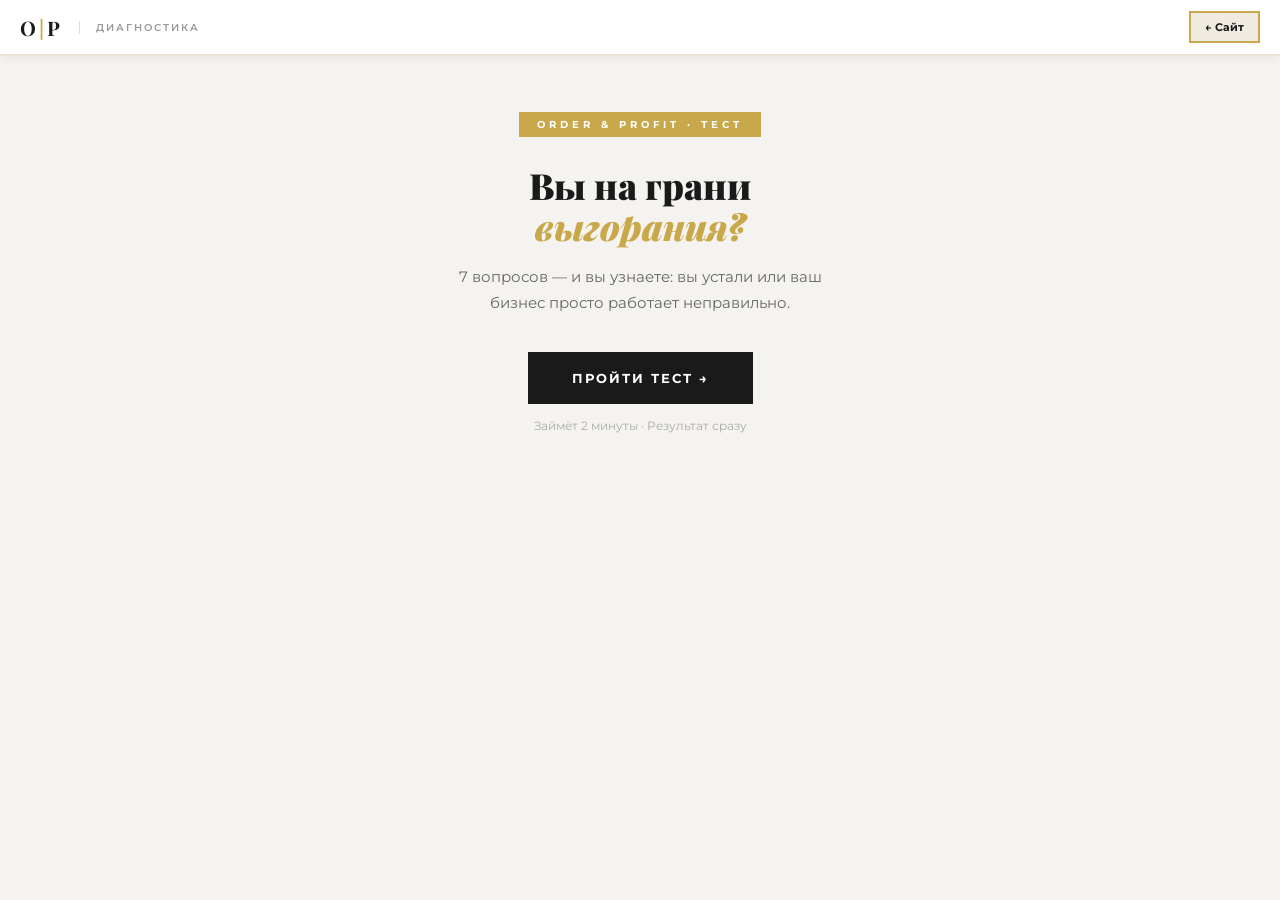
<file: test-burnout.html>
<!DOCTYPE html>
<html lang="ru">
<head>
<meta charset="UTF-8">
<meta name="viewport" content="width=device-width, initial-scale=1.0">
<title>Тест: вы на грани выгорания? — Order & Profit</title>
<link href="https://fonts.googleapis.com/css2?family=Playfair+Display:ital,wght@0,700;0,900&family=Montserrat:wght@400;500;600;700&display=swap" rel="stylesheet">
<style>
* { margin: 0; padding: 0; box-sizing: border-box; }
body { background: #f5f3ef; color: #1a1a1a; font-family: "Montserrat", sans-serif; min-height: 100vh; }
.nav { position: fixed; top: 0; left: 0; right: 0; z-index: 200; background: #fff; border-bottom: 2px solid #e8e2d8; display: flex; align-items: center; padding: 0 20px; height: 56px; box-shadow: 0 2px 12px rgba(0,0,0,.06); }
.nav-logo { font-family: "Playfair Display", serif; font-size: 20px; font-weight: 700; color: #1a1a1a; letter-spacing: 3px; }
.nav-logo span { color: #c9a84c; }
.nav-tag { margin-left: 16px; font-size: 10px; letter-spacing: 2px; text-transform: uppercase; color: #999; border-left: 1px solid #ddd; padding-left: 16px; font-weight: 600; }
.nav-back { margin-left: auto; font-size: 11px; font-weight: 700; color: #1a1a1a; text-decoration: none; background: #f0ebe0; border: 2px solid #c9a84c; padding: 7px 14px; }
.wrap { max-width: 560px; margin: 0 auto; padding: 72px 20px 80px; }
.intro-tag { display: inline-block; font-size: 10px; letter-spacing: 4px; text-transform: uppercase; color: #fff; background: #c9a84c; padding: 6px 18px; margin-bottom: 28px; font-weight: 700; }
.intro-title { font-family: "Playfair Display", serif; font-size: 36px; font-weight: 900; line-height: 1.15; color: #1a1a1a; margin-bottom: 16px; }
.intro-title em { color: #c9a84c; font-style: italic; }
.intro-sub { font-size: 15px; color: #666; line-height: 1.75; max-width: 380px; margin: 0 auto 36px; }
.btn-start { background: #1a1a1a; color: #fff; border: none; padding: 18px 44px; font-family: "Montserrat", sans-serif; font-size: 13px; font-weight: 700; letter-spacing: 2px; text-transform: uppercase; cursor: pointer; display: block; margin: 0 auto; }
.intro-note { margin-top: 14px; font-size: 12px; color: #aaa; text-align: center; }
.prog-row { display: flex; justify-content: space-between; margin-bottom: 8px; }
.prog-label { font-size: 11px; letter-spacing: 2px; text-transform: uppercase; color: #999; font-weight: 600; }
.prog-count { font-size: 12px; color: #c9a84c; font-weight: 700; }
.prog-bar { height: 3px; background: #e0dbd0; border-radius: 2px; }
.prog-fill { height: 100%; background: #c9a84c; border-radius: 2px; transition: width .4s; width: 0%; }
.bot-row { display: flex; gap: 12px; margin-bottom: 8px; }
.bot-av { width: 40px; height: 40px; border-radius: 50%; background: #1a1a1a; flex-shrink: 0; margin-top: 2px; display: flex; align-items: center; justify-content: center; font-size: 11px; font-weight: 700; color: #c9a84c; border: 2px solid #c9a84c; }
.bot-bub { background: #fff; border: 1px solid #e0dbd0; border-radius: 4px 16px 16px 16px; padding: 14px 18px; font-size: 15px; line-height: 1.7; color: #2a2a2a; max-width: calc(100% - 52px); box-shadow: 0 2px 8px rgba(0,0,0,.06); }
.typing { display: flex; gap: 5px; padding: 6px 2px; align-items: center; }
.typing span { width: 8px; height: 8px; border-radius: 50%; background: #ccc; animation: blink 1.2s infinite; }
.typing span:nth-child(2) { animation-delay: .2s; }
.typing span:nth-child(3) { animation-delay: .4s; }
@keyframes blink { 0%,80%,100%{opacity:.3} 40%{opacity:1} }
.user-row { display: flex; justify-content: flex-end; margin-bottom: 8px; }
.user-bub { background: #c9a84c; border-radius: 16px 4px 16px 16px; padding: 12px 18px; font-size: 14px; color: #fff; max-width: 76%; font-weight: 500; }
.opt-btn { display: block; width: 100%; background: #fff; border: 2px solid #e0dbd0; border-radius: 8px; padding: 14px 20px; font-family: "Montserrat", sans-serif; font-size: 14px; color: #1a1a1a; cursor: pointer; text-align: left; font-weight: 500; margin-bottom: 10px; box-shadow: 0 1px 4px rgba(0,0,0,.05); }
.opt-btn.sel { border-color: #c9a84c; background: #fdf9f0; color: #8a6a1a; }
.res-card { border-radius: 12px; overflow: hidden; box-shadow: 0 4px 24px rgba(0,0,0,.1); margin-top: 20px; }
.res-head { padding: 28px 24px 20px; border-bottom: 1px solid rgba(0,0,0,.08); }
.res-verdict { font-size: 10px; letter-spacing: 4px; text-transform: uppercase; font-weight: 700; margin-bottom: 12px; }
.res-title { font-family: "Playfair Display", serif; font-size: 22px; font-weight: 900; line-height: 1.2; margin-bottom: 10px; }
.res-sub { font-size: 14px; line-height: 1.7; opacity: .85; }
.res-body { padding: 20px 24px; background: #fff; border-bottom: 1px solid #f0ebe0; }
.res-body-label { font-size: 10px; letter-spacing: 3px; text-transform: uppercase; color: #999; font-weight: 700; margin-bottom: 14px; }
.reason { display: flex; gap: 12px; margin-bottom: 12px; align-items: flex-start; }
.reason-dot { width: 8px; height: 8px; border-radius: 50%; margin-top: 6px; flex-shrink: 0; }
.reason-text { font-size: 14px; color: #444; line-height: 1.6; }
.res-rec { padding: 20px 24px; background: #fdf9f0; border-bottom: 1px solid #f0ebe0; }
.res-rec-label { font-size: 10px; letter-spacing: 3px; text-transform: uppercase; color: #c9a84c; font-weight: 700; margin-bottom: 8px; }
.res-rec-text { font-size: 14px; color: #333; line-height: 1.7; }
.res-cta { padding: 24px; background: #fff; text-align: center; }
.res-cta-text { font-size: 14px; color: #666; margin-bottom: 20px; line-height: 1.6; }
.res-cta-btn { display: block; width: 100%; background: #1a1a1a; color: #fff; border: none; padding: 16px; font-family: "Montserrat", sans-serif; font-size: 12px; font-weight: 700; letter-spacing: 2px; text-transform: uppercase; cursor: pointer; text-decoration: none; border-radius: 6px; margin-bottom: 12px; }
.res-cta-note { font-size: 11px; color: #bbb; }
</style>
</head>
<body>

<nav class="nav">
  <div class="nav-logo">O<span>|</span>P</div>
  <div class="nav-tag">Диагностика</div>
  <a class="nav-back" href="https://xugushik-source.github.io/order-profit-/">← Сайт</a>
</nav>

<div class="wrap">

  <div id="S0" style="text-align:center;padding-top:40px;">
    <div class="intro-tag">Order & Profit · Тест</div>
    <div class="intro-title">Вы на грани<br><em>выгорания?</em></div>
    <div class="intro-sub">7 вопросов — и вы узнаете: вы устали или ваш бизнес просто работает неправильно.</div>
    <button class="btn-start" onclick="startTest()">Пройти тест →</button>
    <div class="intro-note">Займёт 2 минуты · Результат сразу</div>
  </div>

  <div id="S1" style="display:none;">
    <div class="prog-row">
      <span class="prog-label">Диагностика</span>
      <span id="pc" class="prog-count">1 / 7</span>
    </div>
    <div class="prog-bar"><div class="prog-fill" id="pf"></div></div>
    <div id="chat" style="display:flex;flex-direction:column;padding-top:20px;"></div>
    <div id="opts" style="padding-top:12px;"></div>
  </div>

  <div id="S2" style="display:none;"></div>

</div>

<script>
var Q = [
  { t: "Когда вы в последний раз отдыхали без мыслей о бизнесе?", o: [{ t: "Не помню — такого не было", s: 3 }, { t: "Давно — больше полугода назад", s: 2 }, { t: "Недавно — умею отключаться", s: 0 }] },
  { t: "Утром вы просыпаетесь и думаете о работе?", o: [{ t: "Да — ещё до того как встал", s: 3 }, { t: "Иногда — когда что-то срочное", s: 1 }, { t: "Нет — есть время для себя", s: 0 }] },
  { t: "Бывает ли что вы раздражаетесь на клиентов или сотрудников без причины?", o: [{ t: "Да — всё чаще", s: 3 }, { t: "Иногда — стараюсь сдерживаться", s: 1 }, { t: "Нет — сохраняю спокойствие", s: 0 }] },
  { t: "Вы помните зачем вы открыли этот бизнес?", o: [{ t: "Нет — давно забыл", s: 3 }, { t: "Смутно — всё изменилось", s: 2 }, { t: "Да — цель по-прежнему мотивирует", s: 0 }] },
  { t: "Есть ли у вас время на семью, здоровье или хобби?", o: [{ t: "Нет — только работа", s: 3 }, { t: "Очень мало — и то урывками", s: 2 }, { t: "Да — умею балансировать", s: 0 }] },
  { t: "Как вы чувствуете себя к концу рабочей недели?", o: [{ t: "Выжат полностью — нет сил", s: 3 }, { t: "Устал, но терпимо", s: 1 }, { t: "Нормально — восстанавливаюсь", s: 0 }] },
  { t: "Если бы мог — вы бы закрыли бизнес прямо сейчас?", o: [{ t: "Иногда такая мысль есть", s: 3 }, { t: "Нет, но хочется сбавить темп", s: 2 }, { t: "Нет — мне нравится то что делаю", s: 0 }] }
];

var R = [
  {
    min: 0, max: 4, color: "#27ae60", hbg: "#f0faf4", hcol: "#1a1a1a",
    verdict: "Вы в ресурсе",
    title: "Вы управляете бизнесом — не он вами",
    sub: "Ваши ответы показывают: вы умеете восстанавливаться и держать баланс. Это редкость среди предпринимателей.",
    reasons: ["Есть время на жизнь вне бизнеса", "Вы помните зачем всё это делаете", "Умеете отключаться и отдыхать"],
    rec: "Сейчас лучшее время для роста. Когда есть энергия — можно строить систему, масштабировать и делегировать.",
    cta: "Узнать стоимость для вашего бизнеса"
  },
  {
    min: 5, max: 10, color: "#e67e22", hbg: "#fff8f0", hcol: "#1a1a1a",
    verdict: "Первые признаки выгорания",
    title: "Вы работаете на износ",
    sub: "Пока держитесь — но ресурс уходит быстрее чем восполняется. Если ничего не изменить, дальше будет хуже.",
    reasons: ["Границы между работой и жизнью размыты", "Усталость накапливается и не уходит", "Мотивация снижается — всё труднее включаться"],
    rec: "Проблема не в вас — в том как устроен бизнес. Когда всё держится на одном человеке — выгорание неизбежно. Нужна система которая работает без вас.",
    cta: "Узнать стоимость для вашего бизнеса"
  },
  {
    min: 11, max: 21, color: "#c0392b", hbg: "#1a1a1a", hcol: "#fff",
    verdict: "Вы уже горите",
    title: "Бизнес забирает всё — и не отдаёт",
    sub: "Ваши ответы — тревожный сигнал. Вы давно не отдыхали, не помните зачем начинали, и думаете о том чтобы всё бросить.",
    reasons: ["Нет восстановления — только работа и усталость", "Потеряна мотивация и смысл", "Бизнес работает только пока вы держитесь", "Семья и здоровье отошли на второй план"],
    rec: "Выгорание — это сигнал что бизнес работает неправильно. Не вы слабый — система сломана. Мы помогаем реорганизовать работу так чтобы бизнес давал энергию а не забирал её.",
    cta: "Узнать стоимость для вашего бизнеса"
  }
];

var cur = 0, score = 0, locked = false;

function startTest() {
  document.getElementById("S0").style.display = "none";
  document.getElementById("S1").style.display = "block";
  askQ(0);
}

function askQ(i) {
  locked = true;
  document.getElementById("pf").style.width = (i / Q.length * 100) + "%";
  document.getElementById("pc").textContent = (i + 1) + " / " + Q.length;
  document.getElementById("opts").innerHTML = "";
  var chat = document.getElementById("chat");
  var tr = makeTyping();
  chat.appendChild(tr);
  goDown();
  setTimeout(function() {
    tr.parentNode && tr.parentNode.removeChild(tr);
    chat.appendChild(makeBubble(Q[i].t));
    var opts = document.getElementById("opts");
    for (var j = 0; j < Q[i].o.length; j++) {
      (function(opt) {
        var b = document.createElement("button");
        b.className = "opt-btn";
        b.textContent = opt.t;
        b.setAttribute("onclick", "pick(this, " + opt.s + ")");
        opts.appendChild(b);
      })(Q[i].o[j]);
    }
    locked = false;
    goDown();
  }, 700);
}

function pick(btn, s) {
  if (locked) return;
  locked = true;
  btn.classList.add("sel");
  var btns = document.getElementById("opts").querySelectorAll(".opt-btn");
  for (var i = 0; i < btns.length; i++) btns[i].disabled = true;
  score += s;
  var txt = btn.textContent;
  setTimeout(function() {
    document.getElementById("opts").innerHTML = "";
    var chat = document.getElementById("chat");
    var ur = document.createElement("div");
    ur.className = "user-row";
    var ub = document.createElement("div");
    ub.className = "user-bub";
    ub.textContent = txt;
    ur.appendChild(ub);
    chat.appendChild(ur);
    goDown();
    cur++;
    if (cur < Q.length) { setTimeout(function() { askQ(cur); }, 400); }
    else { setTimeout(finish, 500); }
  }, 300);
}

function finish() {
  document.getElementById("pf").style.width = "100%";
  document.getElementById("pc").textContent = Q.length + " / " + Q.length;
  var chat = document.getElementById("chat");
  var tr = makeTyping();
  chat.appendChild(tr);
  goDown();
  setTimeout(function() {
    tr.parentNode && tr.parentNode.removeChild(tr);
    chat.appendChild(makeBubble("Готово. Анализирую ваши ответы..."));
    goDown();
    setTimeout(showRes, 800);
  }, 700);
}

function showRes() {
  var r = R[R.length - 1];
  for (var i = 0; i < R.length; i++) {
    if (score >= R[i].min && score <= R[i].max) { r = R[i]; break; }
  }
  var s2 = document.getElementById("S2");
  s2.style.display = "block";
  var html = '<div class="res-card">' +
    '<div class="res-head" style="background:' + r.hbg + ';color:' + r.hcol + '">' +
    '<div class="res-verdict" style="color:' + r.color + '">' + r.verdict + '</div>' +
    '<div class="res-title">' + r.title + '</div>' +
    '<div class="res-sub">' + r.sub + '</div></div>' +
    '<div class="res-body"><div class="res-body-label">Почему так</div>';
  for (var i = 0; i < r.reasons.length; i++) {
    html += '<div class="reason"><div class="reason-dot" style="background:' + r.color + '"></div><div class="reason-text">' + r.reasons[i] + '</div></div>';
  }
  html += '</div><div class="res-rec"><div class="res-rec-label">Что делать</div><div class="res-rec-text">' + r.rec + '</div></div>' +
    '<div class="res-cta"><div class="res-cta-text">Каждый бизнес мы рассчитываем индивидуально.<br>Напишите — разберём вашу ситуацию бесплатно за 15 минут.</div>' +
    '<a class="res-cta-btn" href="https://xugushik-source.github.io/order-profit-/" target="_blank">' + r.cta + ' →</a>' +
    '<div class="res-cta-note">Order & Profit · Akhalkalaki, Georgia</div></div></div>';
  s2.innerHTML = html;
  goDown();
}

function makeTyping() {
  var row = document.createElement("div");
  row.className = "bot-row";
  var av = document.createElement("div");
  av.className = "bot-av";
  av.textContent = "O&P";
  var bub = document.createElement("div");
  bub.className = "bot-bub";
  bub.innerHTML = '<div class="typing"><span></span><span></span><span></span></div>';
  row.appendChild(av);
  row.appendChild(bub);
  return row;
}

function makeBubble(txt) {
  var row = document.createElement("div");
  row.className = "bot-row";
  var av = document.createElement("div");
  av.className = "bot-av";
  av.textContent = "O&P";
  var bub = document.createElement("div");
  bub.className = "bot-bub";
  bub.textContent = txt;
  row.appendChild(av);
  row.appendChild(bub);
  return row;
}

function goDown() {
  setTimeout(function() { window.scrollTo({ top: document.body.scrollHeight, behavior: "smooth" }); }, 60);
}
</script>
</body>
</html>
</file>
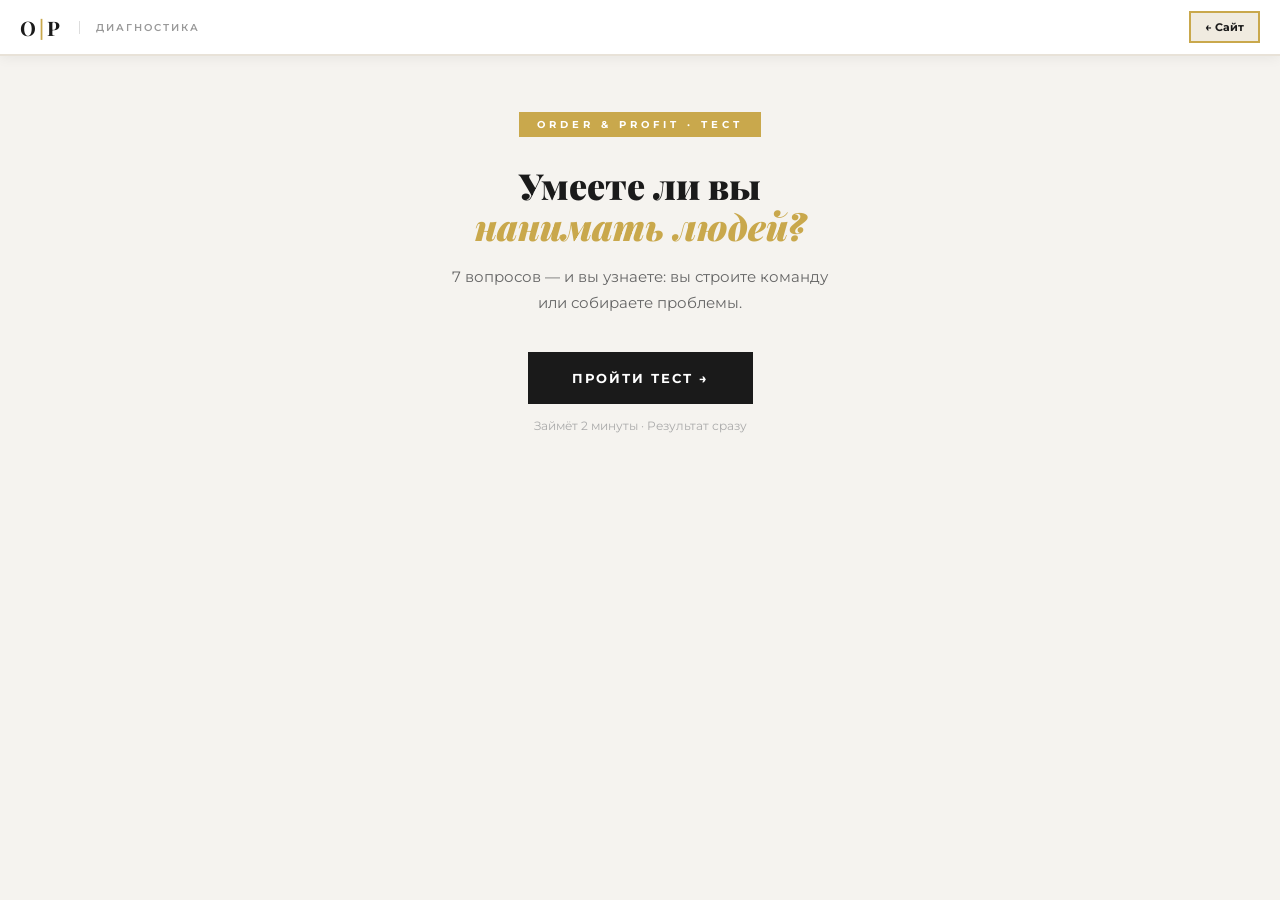
<file: test-hiring.html>
<!DOCTYPE html>
<html lang="ru">
<head>
<meta charset="UTF-8">
<meta name="viewport" content="width=device-width, initial-scale=1.0">
<title>Тест: умеете ли вы нанимать людей? — Order & Profit</title>
<link href="https://fonts.googleapis.com/css2?family=Playfair+Display:ital,wght@0,700;0,900&family=Montserrat:wght@400;500;600;700&display=swap" rel="stylesheet">
<style>
* { margin: 0; padding: 0; box-sizing: border-box; }
body { background: #f5f3ef; color: #1a1a1a; font-family: "Montserrat", sans-serif; min-height: 100vh; }
.nav { position: fixed; top: 0; left: 0; right: 0; z-index: 200; background: #fff; border-bottom: 2px solid #e8e2d8; display: flex; align-items: center; padding: 0 20px; height: 56px; box-shadow: 0 2px 12px rgba(0,0,0,.06); }
.nav-logo { font-family: "Playfair Display", serif; font-size: 20px; font-weight: 700; color: #1a1a1a; letter-spacing: 3px; }
.nav-logo span { color: #c9a84c; }
.nav-tag { margin-left: 16px; font-size: 10px; letter-spacing: 2px; text-transform: uppercase; color: #999; border-left: 1px solid #ddd; padding-left: 16px; font-weight: 600; }
.nav-back { margin-left: auto; font-size: 11px; font-weight: 700; color: #1a1a1a; text-decoration: none; background: #f0ebe0; border: 2px solid #c9a84c; padding: 7px 14px; }
.wrap { max-width: 560px; margin: 0 auto; padding: 72px 20px 80px; }
.intro-tag { display: inline-block; font-size: 10px; letter-spacing: 4px; text-transform: uppercase; color: #fff; background: #c9a84c; padding: 6px 18px; margin-bottom: 28px; font-weight: 700; }
.intro-title { font-family: "Playfair Display", serif; font-size: 36px; font-weight: 900; line-height: 1.15; color: #1a1a1a; margin-bottom: 16px; }
.intro-title em { color: #c9a84c; font-style: italic; }
.intro-sub { font-size: 15px; color: #666; line-height: 1.75; max-width: 380px; margin: 0 auto 36px; }
.btn-start { background: #1a1a1a; color: #fff; border: none; padding: 18px 44px; font-family: "Montserrat", sans-serif; font-size: 13px; font-weight: 700; letter-spacing: 2px; text-transform: uppercase; cursor: pointer; display: block; margin: 0 auto; }
.intro-note { margin-top: 14px; font-size: 12px; color: #aaa; text-align: center; }
.prog-row { display: flex; justify-content: space-between; margin-bottom: 8px; }
.prog-label { font-size: 11px; letter-spacing: 2px; text-transform: uppercase; color: #999; font-weight: 600; }
.prog-count { font-size: 12px; color: #c9a84c; font-weight: 700; }
.prog-bar { height: 3px; background: #e0dbd0; border-radius: 2px; }
.prog-fill { height: 100%; background: #c9a84c; border-radius: 2px; transition: width .4s; width: 0%; }
.bot-row { display: flex; gap: 12px; margin-bottom: 8px; }
.bot-av { width: 40px; height: 40px; border-radius: 50%; background: #1a1a1a; flex-shrink: 0; margin-top: 2px; display: flex; align-items: center; justify-content: center; font-size: 11px; font-weight: 700; color: #c9a84c; border: 2px solid #c9a84c; }
.bot-bub { background: #fff; border: 1px solid #e0dbd0; border-radius: 4px 16px 16px 16px; padding: 14px 18px; font-size: 15px; line-height: 1.7; color: #2a2a2a; max-width: calc(100% - 52px); box-shadow: 0 2px 8px rgba(0,0,0,.06); }
.typing { display: flex; gap: 5px; padding: 6px 2px; align-items: center; }
.typing span { width: 8px; height: 8px; border-radius: 50%; background: #ccc; animation: blink 1.2s infinite; }
.typing span:nth-child(2) { animation-delay: .2s; }
.typing span:nth-child(3) { animation-delay: .4s; }
@keyframes blink { 0%,80%,100%{opacity:.3} 40%{opacity:1} }
.user-row { display: flex; justify-content: flex-end; margin-bottom: 8px; }
.user-bub { background: #c9a84c; border-radius: 16px 4px 16px 16px; padding: 12px 18px; font-size: 14px; color: #fff; max-width: 76%; font-weight: 500; }
.opt-btn { display: block; width: 100%; background: #fff; border: 2px solid #e0dbd0; border-radius: 8px; padding: 14px 20px; font-family: "Montserrat", sans-serif; font-size: 14px; color: #1a1a1a; cursor: pointer; text-align: left; font-weight: 500; margin-bottom: 10px; box-shadow: 0 1px 4px rgba(0,0,0,.05); }
.opt-btn.sel { border-color: #c9a84c; background: #fdf9f0; color: #8a6a1a; }
.res-card { border-radius: 12px; overflow: hidden; box-shadow: 0 4px 24px rgba(0,0,0,.1); margin-top: 20px; }
.res-head { padding: 28px 24px 20px; border-bottom: 1px solid rgba(0,0,0,.08); }
.res-verdict { font-size: 10px; letter-spacing: 4px; text-transform: uppercase; font-weight: 700; margin-bottom: 12px; }
.res-title { font-family: "Playfair Display", serif; font-size: 22px; font-weight: 900; line-height: 1.2; margin-bottom: 10px; }
.res-sub { font-size: 14px; line-height: 1.7; opacity: .85; }
.res-body { padding: 20px 24px; background: #fff; border-bottom: 1px solid #f0ebe0; }
.res-body-label { font-size: 10px; letter-spacing: 3px; text-transform: uppercase; color: #999; font-weight: 700; margin-bottom: 14px; }
.reason { display: flex; gap: 12px; margin-bottom: 12px; align-items: flex-start; }
.reason-dot { width: 8px; height: 8px; border-radius: 50%; margin-top: 6px; flex-shrink: 0; }
.reason-text { font-size: 14px; color: #444; line-height: 1.6; }
.res-rec { padding: 20px 24px; background: #fdf9f0; border-bottom: 1px solid #f0ebe0; }
.res-rec-label { font-size: 10px; letter-spacing: 3px; text-transform: uppercase; color: #c9a84c; font-weight: 700; margin-bottom: 8px; }
.res-rec-text { font-size: 14px; color: #333; line-height: 1.7; }
.res-cta { padding: 24px; background: #fff; text-align: center; }
.res-cta-text { font-size: 14px; color: #666; margin-bottom: 20px; line-height: 1.6; }
.res-cta-btn { display: block; width: 100%; background: #1a1a1a; color: #fff; border: none; padding: 16px; font-family: "Montserrat", sans-serif; font-size: 12px; font-weight: 700; letter-spacing: 2px; text-transform: uppercase; cursor: pointer; text-decoration: none; border-radius: 6px; margin-bottom: 12px; }
.res-cta-note { font-size: 11px; color: #bbb; }
</style>
</head>
<body>

<nav class="nav">
  <div class="nav-logo">O<span>|</span>P</div>
  <div class="nav-tag">Диагностика</div>
  <a class="nav-back" href="https://xugushik-source.github.io/order-profit-/">← Сайт</a>
</nav>

<div class="wrap">

  <div id="S0" style="text-align:center;padding-top:40px;">
    <div class="intro-tag">Order & Profit · Тест</div>
    <div class="intro-title">Умеете ли вы<br><em>нанимать людей?</em></div>
    <div class="intro-sub">7 вопросов — и вы узнаете: вы строите команду или собираете проблемы.</div>
    <button class="btn-start" onclick="startTest()">Пройти тест →</button>
    <div class="intro-note">Займёт 2 минуты · Результат сразу</div>
  </div>

  <div id="S1" style="display:none;">
    <div class="prog-row">
      <span class="prog-label">Диагностика</span>
      <span id="pc" class="prog-count">1 / 7</span>
    </div>
    <div class="prog-bar"><div class="prog-fill" id="pf"></div></div>
    <div id="chat" style="display:flex;flex-direction:column;padding-top:20px;"></div>
    <div id="opts" style="padding-top:12px;"></div>
  </div>

  <div id="S2" style="display:none;"></div>

</div>

<script>
var Q = [
  {
    t: "Где вы ищете сотрудников когда нужен новый человек?",
    o: [
      { t: "Среди знакомых и родственников — первым делом", s: 3 },
      { t: "Спрашиваю у знакомых и параллельно смотрю объявления", s: 1 },
      { t: "Размещаю вакансию и провожу отбор", s: 0 }
    ]
  },
  {
    t: "Как вы определяете зарплату для нового сотрудника?",
    o: [
      { t: "Плачу столько сколько он согласится взять", s: 3 },
      { t: "Смотрю на рынок примерно — плачу среднее или ниже", s: 2 },
      { t: "Есть вилка зарплат под каждую должность", s: 0 }
    ]
  },
  {
    t: "Бывало ли что сотрудник из 'своих' оказался проблемой?",
    o: [
      { t: "Да — и не раз, но продолжаю так нанимать", s: 3 },
      { t: "Бывало — но других вариантов нет", s: 2 },
      { t: "Стараюсь не смешивать личное и рабочее", s: 0 }
    ]
  },
  {
    t: "Есть ли у вас список требований к кандидату перед собеседованием?",
    o: [
      { t: "Нет — смотрю на человека вживую", s: 3 },
      { t: "Примерно в голове — не записывал", s: 2 },
      { t: "Да — есть конкретные критерии отбора", s: 0 }
    ]
  },
  {
    t: "Как вы вводите нового сотрудника в работу?",
    o: [
      { t: "Бросаю в воду — сам разберётся", s: 3 },
      { t: "Объясняю сам — трачу на это дни", s: 2 },
      { t: "Есть инструкции и наставник", s: 0 }
    ]
  },
  {
    t: "Говорили ли вы когда-нибудь: «У нас нет хороших людей»?",
    o: [
      { t: "Да — постоянно, людей найти невозможно", s: 3 },
      { t: "Иногда — хороших мало", s: 1 },
      { t: "Нет — правильный найм решает проблему", s: 0 }
    ]
  },
  {
    t: "Если сотрудник работает плохо — что вы делаете?",
    o: [
      { t: "Терплю — уволить некем заменить", s: 3 },
      { t: "Ругаю, но всё равно оставляю", s: 2 },
      { t: "Есть система оценки и чёткие последствия", s: 0 }
    ]
  }
];

var R = [
  {
    min: 0, max: 4, color: "#27ae60", hbg: "#f0faf4", hcol: "#1a1a1a",
    verdict: "Вы умеете нанимать",
    title: "У вас системный подход к команде",
    sub: "Ваши ответы показывают: вы понимаете что правильный найм — это инвестиция а не расход. Это основа сильного бизнеса.",
    reasons: [
      "Вы ищете людей по критериям а не по знакомству",
      "Есть понимание рыночной зарплаты",
      "Новый сотрудник входит в работу по системе"
    ],
    rec: "Следующий шаг — упаковать стандарты найма и обучения. Тогда команда будет расти без вашего постоянного участия.",
    cta: "Узнать стоимость для вашего бизнеса"
  },
  {
    min: 5, max: 10, color: "#e67e22", hbg: "#fff8f0", hcol: "#1a1a1a",
    verdict: "Есть проблемы с наймом",
    title: "Вы нанимаете людей — но не тех",
    sub: "Частично понимаете проблему, но привычки берут верх. Знакомые кажутся дешёвыми — но обходятся дороже всего.",
    reasons: [
      "Найм через знакомых создаёт скрытые проблемы",
      "Нет чётких критериев — берёте на ощущение",
      "Низкая зарплата отпугивает профессионалов"
    ],
    rec: "Хороших людей не находят — их привлекают. Правильная вакансия, честная зарплата и чёткие условия дают лучших кандидатов чем весь круг знакомств.",
    cta: "Узнать стоимость для вашего бизнеса"
  },
  {
    min: 11, max: 21, color: "#c0392b", hbg: "#1a1a1a", hcol: "#fff",
    verdict: "Найм — ваша главная проблема",
    title: "Вы не нанимаете — вы соглашаетесь",
    sub: "Ваши ответы — классическая картина: берёте кого дадут, платите сколько согласятся, а потом удивляетесь почему нет результата.",
    reasons: [
      "Найм через знакомых — это не найм, это лотерея",
      "Низкая зарплата = слабый кандидат = ваши проблемы",
      "Нет системы ввода — новый человек теряется и уходит",
      "«Нет людей» — значит нет правильного поиска"
    ],
    rec: "Проблема не в рынке. В Джавахети есть люди которые хотят работать хорошо — но они идут туда где платят честно и объясняют что делать. Мы помогаем выстроить найм с нуля.",
    cta: "Узнать стоимость для вашего бизнеса"
  }
];

var cur = 0, score = 0, locked = false;

function startTest() {
  document.getElementById("S0").style.display = "none";
  document.getElementById("S1").style.display = "block";
  askQ(0);
}

function askQ(i) {
  locked = true;
  document.getElementById("pf").style.width = (i / Q.length * 100) + "%";
  document.getElementById("pc").textContent = (i + 1) + " / " + Q.length;
  document.getElementById("opts").innerHTML = "";
  var chat = document.getElementById("chat");
  var tr = makeTyping();
  chat.appendChild(tr);
  goDown();
  setTimeout(function() {
    tr.parentNode && tr.parentNode.removeChild(tr);
    chat.appendChild(makeBubble(Q[i].t));
    var opts = document.getElementById("opts");
    for (var j = 0; j < Q[i].o.length; j++) {
      (function(opt) {
        var b = document.createElement("button");
        b.className = "opt-btn";
        b.textContent = opt.t;
        b.setAttribute("onclick", "pick(this, " + opt.s + ")");
        opts.appendChild(b);
      })(Q[i].o[j]);
    }
    locked = false;
    goDown();
  }, 700);
}

function pick(btn, s) {
  if (locked) return;
  locked = true;
  btn.classList.add("sel");
  var btns = document.getElementById("opts").querySelectorAll(".opt-btn");
  for (var i = 0; i < btns.length; i++) btns[i].disabled = true;
  score += s;
  var txt = btn.textContent;
  setTimeout(function() {
    document.getElementById("opts").innerHTML = "";
    var chat = document.getElementById("chat");
    var ur = document.createElement("div");
    ur.className = "user-row";
    var ub = document.createElement("div");
    ub.className = "user-bub";
    ub.textContent = txt;
    ur.appendChild(ub);
    chat.appendChild(ur);
    goDown();
    cur++;
    if (cur < Q.length) { setTimeout(function() { askQ(cur); }, 400); }
    else { setTimeout(finish, 500); }
  }, 300);
}

function finish() {
  document.getElementById("pf").style.width = "100%";
  document.getElementById("pc").textContent = Q.length + " / " + Q.length;
  var chat = document.getElementById("chat");
  var tr = makeTyping();
  chat.appendChild(tr);
  goDown();
  setTimeout(function() {
    tr.parentNode && tr.parentNode.removeChild(tr);
    chat.appendChild(makeBubble("Готово. Анализирую ваши ответы..."));
    goDown();
    setTimeout(showRes, 800);
  }, 700);
}

function showRes() {
  var r = R[R.length - 1];
  for (var i = 0; i < R.length; i++) {
    if (score >= R[i].min && score <= R[i].max) { r = R[i]; break; }
  }
  var s2 = document.getElementById("S2");
  s2.style.display = "block";
  var html = '<div class="res-card">' +
    '<div class="res-head" style="background:' + r.hbg + ';color:' + r.hcol + '">' +
    '<div class="res-verdict" style="color:' + r.color + '">' + r.verdict + '</div>' +
    '<div class="res-title">' + r.title + '</div>' +
    '<div class="res-sub">' + r.sub + '</div></div>' +
    '<div class="res-body"><div class="res-body-label">Почему так</div>';
  for (var i = 0; i < r.reasons.length; i++) {
    html += '<div class="reason"><div class="reason-dot" style="background:' + r.color + '"></div><div class="reason-text">' + r.reasons[i] + '</div></div>';
  }
  html += '</div><div class="res-rec"><div class="res-rec-label">Что делать</div><div class="res-rec-text">' + r.rec + '</div></div>' +
    '<div class="res-cta"><div class="res-cta-text">Каждый бизнес мы рассчитываем индивидуально.<br>Напишите — разберём вашу ситуацию бесплатно за 15 минут.</div>' +
    '<a class="res-cta-btn" href="https://xugushik-source.github.io/order-profit-/" target="_blank">' + r.cta + ' →</a>' +
    '<div class="res-cta-note">Order & Profit · Akhalkalaki, Georgia</div></div></div>';
  s2.innerHTML = html;
  goDown();
}

function makeTyping() {
  var row = document.createElement("div");
  row.className = "bot-row";
  var av = document.createElement("div");
  av.className = "bot-av";
  av.textContent = "O&P";
  var bub = document.createElement("div");
  bub.className = "bot-bub";
  bub.innerHTML = '<div class="typing"><span></span><span></span><span></span></div>';
  row.appendChild(av);
  row.appendChild(bub);
  return row;
}

function makeBubble(txt) {
  var row = document.createElement("div");
  row.className = "bot-row";
  var av = document.createElement("div");
  av.className = "bot-av";
  av.textContent = "O&P";
  var bub = document.createElement("div");
  bub.className = "bot-bub";
  bub.textContent = txt;
  row.appendChild(av);
  row.appendChild(bub);
  return row;
}

function goDown() {
  setTimeout(function() { window.scrollTo({ top: document.body.scrollHeight, behavior: "smooth" }); }, 60);
}
</script>
</body>
</html>
</file>
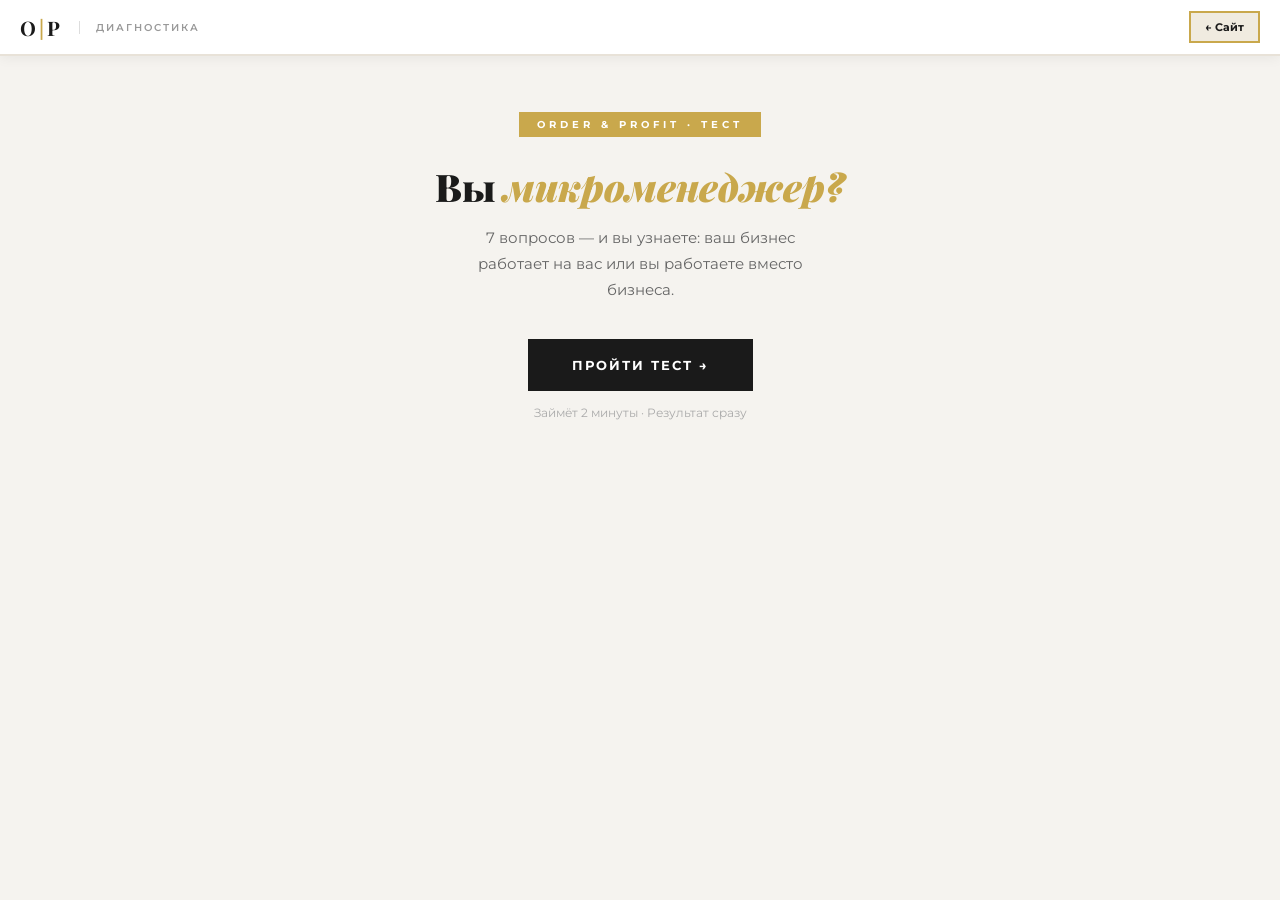
<file: test-manager.html>
<!DOCTYPE html>
<html lang="ru">
<head>
<meta charset="UTF-8">
<meta name="viewport" content="width=device-width, initial-scale=1.0">
<title>Тест: вы микроменеджер? — Order & Profit</title>
<link href="https://fonts.googleapis.com/css2?family=Playfair+Display:ital,wght@0,700;0,900&family=Montserrat:wght@400;500;600;700&display=swap" rel="stylesheet">
<style>
* { margin: 0; padding: 0; box-sizing: border-box; }
body { background: #f5f3ef; color: #1a1a1a; font-family: "Montserrat", sans-serif; min-height: 100vh; }
.nav { position: fixed; top: 0; left: 0; right: 0; z-index: 200; background: #fff; border-bottom: 2px solid #e8e2d8; display: flex; align-items: center; padding: 0 20px; height: 56px; box-shadow: 0 2px 12px rgba(0,0,0,.06); }
.nav-logo { font-family: "Playfair Display", serif; font-size: 20px; font-weight: 700; color: #1a1a1a; letter-spacing: 3px; }
.nav-logo span { color: #c9a84c; }
.nav-tag { margin-left: 16px; font-size: 10px; letter-spacing: 2px; text-transform: uppercase; color: #999; border-left: 1px solid #ddd; padding-left: 16px; font-weight: 600; }
.nav-back { margin-left: auto; font-size: 11px; font-weight: 700; color: #1a1a1a; text-decoration: none; background: #f0ebe0; border: 2px solid #c9a84c; padding: 7px 14px; }
.wrap { max-width: 560px; margin: 0 auto; padding: 72px 20px 80px; }
.intro-tag { display: inline-block; font-size: 10px; letter-spacing: 4px; text-transform: uppercase; color: #fff; background: #c9a84c; padding: 6px 18px; margin-bottom: 28px; font-weight: 700; }
.intro-title { font-family: "Playfair Display", serif; font-size: 38px; font-weight: 900; line-height: 1.15; color: #1a1a1a; margin-bottom: 16px; }
.intro-title em { color: #c9a84c; font-style: italic; }
.intro-sub { font-size: 15px; color: #666; line-height: 1.75; max-width: 380px; margin: 0 auto 36px; }
.btn-start { background: #1a1a1a; color: #fff; border: none; padding: 18px 44px; font-family: "Montserrat", sans-serif; font-size: 13px; font-weight: 700; letter-spacing: 2px; text-transform: uppercase; cursor: pointer; display: block; margin: 0 auto; }
.intro-note { margin-top: 14px; font-size: 12px; color: #aaa; text-align: center; }
.prog-row { display: flex; justify-content: space-between; margin-bottom: 8px; }
.prog-label { font-size: 11px; letter-spacing: 2px; text-transform: uppercase; color: #999; font-weight: 600; }
.prog-count { font-size: 12px; color: #c9a84c; font-weight: 700; }
.prog-bar { height: 3px; background: #e0dbd0; border-radius: 2px; }
.prog-fill { height: 100%; background: #c9a84c; border-radius: 2px; transition: width .4s; width: 0%; }
.bot-row { display: flex; gap: 12px; margin-bottom: 8px; }
.bot-av { width: 40px; height: 40px; border-radius: 50%; background: #1a1a1a; flex-shrink: 0; margin-top: 2px; display: flex; align-items: center; justify-content: center; font-size: 11px; font-weight: 700; color: #c9a84c; border: 2px solid #c9a84c; }
.bot-bub { background: #fff; border: 1px solid #e0dbd0; border-radius: 4px 16px 16px 16px; padding: 14px 18px; font-size: 15px; line-height: 1.7; color: #2a2a2a; max-width: calc(100% - 52px); box-shadow: 0 2px 8px rgba(0,0,0,.06); }
.typing { display: flex; gap: 5px; padding: 6px 2px; align-items: center; }
.typing span { width: 8px; height: 8px; border-radius: 50%; background: #ccc; animation: blink 1.2s infinite; }
.typing span:nth-child(2) { animation-delay: .2s; }
.typing span:nth-child(3) { animation-delay: .4s; }
@keyframes blink { 0%,80%,100%{opacity:.3} 40%{opacity:1} }
.user-row { display: flex; justify-content: flex-end; margin-bottom: 8px; }
.user-bub { background: #c9a84c; border-radius: 16px 4px 16px 16px; padding: 12px 18px; font-size: 14px; color: #fff; max-width: 76%; font-weight: 500; }
.opt-btn { display: block; width: 100%; background: #fff; border: 2px solid #e0dbd0; border-radius: 8px; padding: 14px 20px; font-family: "Montserrat", sans-serif; font-size: 14px; color: #1a1a1a; cursor: pointer; text-align: left; font-weight: 500; margin-bottom: 10px; box-shadow: 0 1px 4px rgba(0,0,0,.05); }
.opt-btn.sel { border-color: #c9a84c; background: #fdf9f0; color: #8a6a1a; }
.res-card { border-radius: 12px; overflow: hidden; box-shadow: 0 4px 24px rgba(0,0,0,.1); margin-top: 20px; }
.res-head { padding: 28px 24px 20px; border-bottom: 1px solid rgba(0,0,0,.08); }
.res-verdict { font-size: 10px; letter-spacing: 4px; text-transform: uppercase; font-weight: 700; margin-bottom: 12px; }
.res-title { font-family: "Playfair Display", serif; font-size: 22px; font-weight: 900; line-height: 1.2; margin-bottom: 10px; }
.res-sub { font-size: 14px; line-height: 1.7; opacity: .85; }
.res-body { padding: 20px 24px; background: #fff; border-bottom: 1px solid #f0ebe0; }
.res-body-label { font-size: 10px; letter-spacing: 3px; text-transform: uppercase; color: #999; font-weight: 700; margin-bottom: 14px; }
.reason { display: flex; gap: 12px; margin-bottom: 12px; align-items: flex-start; }
.reason-dot { width: 8px; height: 8px; border-radius: 50%; margin-top: 6px; flex-shrink: 0; }
.reason-text { font-size: 14px; color: #444; line-height: 1.6; }
.res-rec { padding: 20px 24px; background: #fdf9f0; border-bottom: 1px solid #f0ebe0; }
.res-rec-label { font-size: 10px; letter-spacing: 3px; text-transform: uppercase; color: #c9a84c; font-weight: 700; margin-bottom: 8px; }
.res-rec-text { font-size: 14px; color: #333; line-height: 1.7; }
.res-cta { padding: 24px; background: #fff; text-align: center; }
.res-cta-text { font-size: 14px; color: #666; margin-bottom: 20px; line-height: 1.6; }
.res-cta-btn { display: block; width: 100%; background: #1a1a1a; color: #fff; border: none; padding: 16px; font-family: "Montserrat", sans-serif; font-size: 12px; font-weight: 700; letter-spacing: 2px; text-transform: uppercase; cursor: pointer; text-decoration: none; border-radius: 6px; margin-bottom: 12px; }
.res-cta-note { font-size: 11px; color: #bbb; }
</style>
</head>
<body>

<nav class="nav">
  <div class="nav-logo">O<span>|</span>P</div>
  <div class="nav-tag">Диагностика</div>
  <a class="nav-back" href="https://xugushik-source.github.io/order-profit-/">← Сайт</a>
</nav>

<div class="wrap">

  <div id="S0" style="text-align:center;padding-top:40px;">
    <div class="intro-tag">Order & Profit · Тест</div>
    <div class="intro-title">Вы <em>микроменеджер?</em></div>
    <div class="intro-sub">7 вопросов — и вы узнаете: ваш бизнес работает на вас или вы работаете вместо бизнеса.</div>
    <button class="btn-start" onclick="startTest()">Пройти тест →</button>
    <div class="intro-note">Займёт 2 минуты · Результат сразу</div>
  </div>

  <div id="S1" style="display:none;">
    <div class="prog-row">
      <span class="prog-label">Диагностика</span>
      <span id="pc" class="prog-count">1 / 7</span>
    </div>
    <div class="prog-bar"><div class="prog-fill" id="pf"></div></div>
    <div id="chat" style="display:flex;flex-direction:column;padding-top:20px;"></div>
    <div id="opts" style="padding-top:12px;"></div>
  </div>

  <div id="S2" style="display:none;"></div>

</div>

<script>
var Q = [
  { t: "Если вы уедете на неделю — бизнес продолжит работать?", o: [{ t: "Нет — всё встанет без меня", s: 3 }, { t: "Частично — что-то пойдёт не так", s: 2 }, { t: "Да — есть кому управлять", s: 0 }] },
  { t: "Как часто вы сами выполняете работу которую должен делать сотрудник?", o: [{ t: "Каждый день — проще сделать самому", s: 3 }, { t: "Иногда — когда некому доверить", s: 2 }, { t: "Редко — у всех есть свои задачи", s: 0 }] },
  { t: "Есть ли у вас человек который может принять решение без вас?", o: [{ t: "Нет — все вопросы только ко мне", s: 3 }, { t: "Есть, но я всё равно проверяю", s: 2 }, { t: "Да — есть ответственный человек", s: 0 }] },
  { t: "Как вы нанимаете сотрудников?", o: [{ t: "Беру знакомых или родственников", s: 3 }, { t: "Смотрю на человека — нравится или нет", s: 2 }, { t: "Есть критерии и процесс найма", s: 0 }] },
  { t: "Есть ли у вас письменные инструкции для сотрудников — кто что делает?", o: [{ t: "Нет — всё в голове или на словах", s: 3 }, { t: "Частично — некоторые вещи записаны", s: 1 }, { t: "Да — есть чёткие инструкции", s: 0 }] },
  { t: "Что происходит когда сотрудник делает ошибку?", o: [{ t: "Я беру это на себя и делаю сам", s: 3 }, { t: "Ругаю, но потом всё равно помогаю", s: 2 }, { t: "Разбираем ошибку и исправляем процесс", s: 0 }] },
  { t: "Кому вы передадите бизнес если не сможете им управлять?", o: [{ t: "Никому — некому передать", s: 3 }, { t: "Есть мысли, но ничего не готово", s: 2 }, { t: "Есть человек или план передачи", s: 0 }] }
];

var R = [
  { min: 0, max: 4, color: "#27ae60", hbg: "#f0faf4", hcol: "#1a1a1a", verdict: "У вас есть система", title: "Ваш бизнес может работать без вас", sub: "Ваши ответы показывают: вы умеете делегировать и строить процессы. Это редкость и ваше главное конкурентное преимущество.", reasons: ["Есть люди которым вы доверяете решения", "Бизнес не рухнет если вас не будет рядом", "Вы думаете о передаче управления"], rec: "Сейчас главная задача — упаковать то что работает. Систематизировать, задокументировать и масштабировать.", cta: "Узнать стоимость для вашего бизнеса" },
  { min: 5, max: 10, color: "#e67e22", hbg: "#fff8f0", hcol: "#1a1a1a", verdict: "Есть признаки микроменеджмента", title: "Вы держите бизнес — но он держит вас", sub: "Частично вы уже понимаете проблему. Но пока не решили её — вы не владелец бизнеса. Вы его главный сотрудник.", reasons: ["Часть решений всё ещё только через вас", "Нет чёткой системы найма и обучения", "Бизнес без вас работает нестабильно"], rec: "Начните с малого: запишите инструкцию для одной должности. Потом передайте одно решение сотруднику. Система строится пошагово.", cta: "Узнать стоимость для вашего бизнеса" },
  { min: 11, max: 21, color: "#c0392b", hbg: "#1a1a1a", hcol: "#fff", verdict: "Вы — и есть ваш бизнес", title: "Без вас всё останавливается", sub: "Ваши ответы — классическая картина: вы не управляете бизнесом, вы в нём работаете. Это ловушка из которой сложно выбраться в одиночку.", reasons: ["Нет человека который может заменить вас даже на день", "Нет процессов — есть только вы и ваша память", "Нет преемника — бизнес привязан к вам лично", "Вы нанимаете людей без системы и критериев"], rec: "Первый шаг — описать что вы делаете каждый день. Мы помогаем реорганизовать работу, выстроить процессы и передать управление.", cta: "Узнать стоимость для вашего бизнеса" }
];

var cur = 0, score = 0, locked = false;

function startTest() {
  document.getElementById("S0").style.display = "none";
  document.getElementById("S1").style.display = "block";
  askQ(0);
}

function askQ(i) {
  locked = true;
  var pct = (i / Q.length * 100);
  document.getElementById("pf").style.width = pct + "%";
  document.getElementById("pc").textContent = (i + 1) + " / " + Q.length;
  document.getElementById("opts").innerHTML = "";

  var chat = document.getElementById("chat");
  var tr = makeTyping();
  chat.appendChild(tr);
  goDown();

  setTimeout(function() {
    tr.parentNode && tr.parentNode.removeChild(tr);
    var br = makeBubble(Q[i].t);
    chat.appendChild(br);

    var opts = document.getElementById("opts");
    for (var j = 0; j < Q[i].o.length; j++) {
      (function(opt) {
        var b = document.createElement("button");
        b.className = "opt-btn";
        b.textContent = opt.t;
        b.setAttribute("onclick", "pick(this, " + opt.s + ")");
        opts.appendChild(b);
      })(Q[i].o[j]);
    }
    locked = false;
    goDown();
  }, 700);
}

function pick(btn, s) {
  if (locked) return;
  locked = true;
  btn.classList.add("sel");
  var btns = document.getElementById("opts").querySelectorAll(".opt-btn");
  for (var i = 0; i < btns.length; i++) btns[i].disabled = true;
  score += s;

  var txt = btn.textContent;
  setTimeout(function() {
    document.getElementById("opts").innerHTML = "";
    var chat = document.getElementById("chat");
    var ur = document.createElement("div");
    ur.className = "user-row";
    var ub = document.createElement("div");
    ub.className = "user-bub";
    ub.textContent = txt;
    ur.appendChild(ub);
    chat.appendChild(ur);
    goDown();
    cur++;
    if (cur < Q.length) {
      setTimeout(function() { askQ(cur); }, 400);
    } else {
      setTimeout(finish, 500);
    }
  }, 300);
}

function finish() {
  document.getElementById("pf").style.width = "100%";
  document.getElementById("pc").textContent = Q.length + " / " + Q.length;
  var chat = document.getElementById("chat");
  var tr = makeTyping();
  chat.appendChild(tr);
  goDown();
  setTimeout(function() {
    tr.parentNode && tr.parentNode.removeChild(tr);
    chat.appendChild(makeBubble("Готово. Анализирую ваши ответы..."));
    goDown();
    setTimeout(showRes, 800);
  }, 700);
}

function showRes() {
  var r = R[R.length - 1];
  for (var i = 0; i < R.length; i++) {
    if (score >= R[i].min && score <= R[i].max) { r = R[i]; break; }
  }
  var s2 = document.getElementById("S2");
  s2.style.display = "block";
  var html = '<div class="res-card">' +
    '<div class="res-head" style="background:' + r.hbg + ';color:' + r.hcol + '">' +
    '<div class="res-verdict" style="color:' + r.color + '">' + r.verdict + '</div>' +
    '<div class="res-title">' + r.title + '</div>' +
    '<div class="res-sub">' + r.sub + '</div></div>' +
    '<div class="res-body"><div class="res-body-label">Почему так</div>';
  for (var i = 0; i < r.reasons.length; i++) {
    html += '<div class="reason"><div class="reason-dot" style="background:' + r.color + '"></div><div class="reason-text">' + r.reasons[i] + '</div></div>';
  }
  html += '</div><div class="res-rec"><div class="res-rec-label">Что делать</div><div class="res-rec-text">' + r.rec + '</div></div>' +
    '<div class="res-cta"><div class="res-cta-text">Каждый бизнес мы рассчитываем индивидуально.<br>Напишите — разберём вашу ситуацию бесплатно за 15 минут.</div>' +
    '<a class="res-cta-btn" href="https://xugushik-source.github.io/order-profit-/" target="_blank">' + r.cta + ' →</a>' +
    '<div class="res-cta-note">Order & Profit · Akhalkalaki, Georgia</div></div></div>';
  s2.innerHTML = html;
  goDown();
}

function makeTyping() {
  var row = document.createElement("div");
  row.className = "bot-row";
  var av = document.createElement("div");
  av.className = "bot-av";
  av.textContent = "O&P";
  var bub = document.createElement("div");
  bub.className = "bot-bub";
  bub.innerHTML = '<div class="typing"><span></span><span></span><span></span></div>';
  row.appendChild(av);
  row.appendChild(bub);
  return row;
}

function makeBubble(txt) {
  var row = document.createElement("div");
  row.className = "bot-row";
  var av = document.createElement("div");
  av.className = "bot-av";
  av.textContent = "O&P";
  var bub = document.createElement("div");
  bub.className = "bot-bub";
  bub.textContent = txt;
  row.appendChild(av);
  row.appendChild(bub);
  return row;
}

function goDown() {
  setTimeout(function() {
    window.scrollTo({ top: document.body.scrollHeight, behavior: "smooth" });
  }, 60);
}
</script>
</body>
</html>
</file>
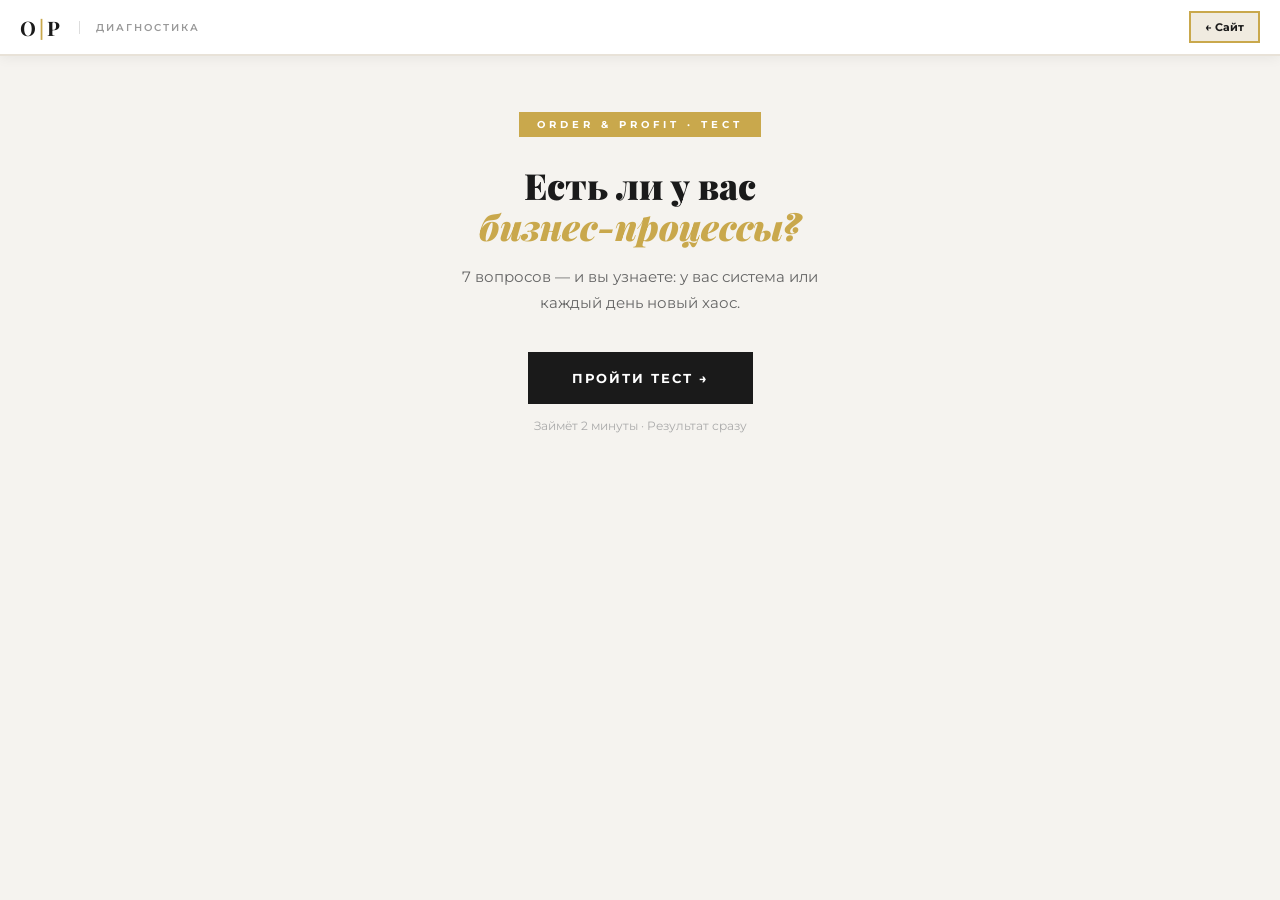
<file: test-process.html>
<!DOCTYPE html>
<html lang="ru">
<head>
<meta charset="UTF-8">
<meta name="viewport" content="width=device-width, initial-scale=1.0">
<title>Тест: есть ли у вас бизнес-процессы? — Order & Profit</title>
<link href="https://fonts.googleapis.com/css2?family=Playfair+Display:ital,wght@0,700;0,900&family=Montserrat:wght@400;500;600;700&display=swap" rel="stylesheet">
<style>
* { margin: 0; padding: 0; box-sizing: border-box; }
body { background: #f5f3ef; color: #1a1a1a; font-family: "Montserrat", sans-serif; min-height: 100vh; }
.nav { position: fixed; top: 0; left: 0; right: 0; z-index: 200; background: #fff; border-bottom: 2px solid #e8e2d8; display: flex; align-items: center; padding: 0 20px; height: 56px; box-shadow: 0 2px 12px rgba(0,0,0,.06); }
.nav-logo { font-family: "Playfair Display", serif; font-size: 20px; font-weight: 700; color: #1a1a1a; letter-spacing: 3px; }
.nav-logo span { color: #c9a84c; }
.nav-tag { margin-left: 16px; font-size: 10px; letter-spacing: 2px; text-transform: uppercase; color: #999; border-left: 1px solid #ddd; padding-left: 16px; font-weight: 600; }
.nav-back { margin-left: auto; font-size: 11px; font-weight: 700; color: #1a1a1a; text-decoration: none; background: #f0ebe0; border: 2px solid #c9a84c; padding: 7px 14px; }
.wrap { max-width: 560px; margin: 0 auto; padding: 72px 20px 80px; }
.intro-tag { display: inline-block; font-size: 10px; letter-spacing: 4px; text-transform: uppercase; color: #fff; background: #c9a84c; padding: 6px 18px; margin-bottom: 28px; font-weight: 700; }
.intro-title { font-family: "Playfair Display", serif; font-size: 36px; font-weight: 900; line-height: 1.15; color: #1a1a1a; margin-bottom: 16px; }
.intro-title em { color: #c9a84c; font-style: italic; }
.intro-sub { font-size: 15px; color: #666; line-height: 1.75; max-width: 380px; margin: 0 auto 36px; }
.btn-start { background: #1a1a1a; color: #fff; border: none; padding: 18px 44px; font-family: "Montserrat", sans-serif; font-size: 13px; font-weight: 700; letter-spacing: 2px; text-transform: uppercase; cursor: pointer; display: block; margin: 0 auto; }
.intro-note { margin-top: 14px; font-size: 12px; color: #aaa; text-align: center; }
.prog-row { display: flex; justify-content: space-between; margin-bottom: 8px; }
.prog-label { font-size: 11px; letter-spacing: 2px; text-transform: uppercase; color: #999; font-weight: 600; }
.prog-count { font-size: 12px; color: #c9a84c; font-weight: 700; }
.prog-bar { height: 3px; background: #e0dbd0; border-radius: 2px; }
.prog-fill { height: 100%; background: #c9a84c; border-radius: 2px; transition: width .4s; width: 0%; }
.bot-row { display: flex; gap: 12px; margin-bottom: 8px; }
.bot-av { width: 40px; height: 40px; border-radius: 50%; background: #1a1a1a; flex-shrink: 0; margin-top: 2px; display: flex; align-items: center; justify-content: center; font-size: 11px; font-weight: 700; color: #c9a84c; border: 2px solid #c9a84c; }
.bot-bub { background: #fff; border: 1px solid #e0dbd0; border-radius: 4px 16px 16px 16px; padding: 14px 18px; font-size: 15px; line-height: 1.7; color: #2a2a2a; max-width: calc(100% - 52px); box-shadow: 0 2px 8px rgba(0,0,0,.06); }
.typing { display: flex; gap: 5px; padding: 6px 2px; align-items: center; }
.typing span { width: 8px; height: 8px; border-radius: 50%; background: #ccc; animation: blink 1.2s infinite; }
.typing span:nth-child(2) { animation-delay: .2s; }
.typing span:nth-child(3) { animation-delay: .4s; }
@keyframes blink { 0%,80%,100%{opacity:.3} 40%{opacity:1} }
.user-row { display: flex; justify-content: flex-end; margin-bottom: 8px; }
.user-bub { background: #c9a84c; border-radius: 16px 4px 16px 16px; padding: 12px 18px; font-size: 14px; color: #fff; max-width: 76%; font-weight: 500; }
.opt-btn { display: block; width: 100%; background: #fff; border: 2px solid #e0dbd0; border-radius: 8px; padding: 14px 20px; font-family: "Montserrat", sans-serif; font-size: 14px; color: #1a1a1a; cursor: pointer; text-align: left; font-weight: 500; margin-bottom: 10px; box-shadow: 0 1px 4px rgba(0,0,0,.05); }
.opt-btn.sel { border-color: #c9a84c; background: #fdf9f0; color: #8a6a1a; }
.res-card { border-radius: 12px; overflow: hidden; box-shadow: 0 4px 24px rgba(0,0,0,.1); margin-top: 20px; }
.res-head { padding: 28px 24px 20px; border-bottom: 1px solid rgba(0,0,0,.08); }
.res-verdict { font-size: 10px; letter-spacing: 4px; text-transform: uppercase; font-weight: 700; margin-bottom: 12px; }
.res-title { font-family: "Playfair Display", serif; font-size: 22px; font-weight: 900; line-height: 1.2; margin-bottom: 10px; }
.res-sub { font-size: 14px; line-height: 1.7; opacity: .85; }
.res-body { padding: 20px 24px; background: #fff; border-bottom: 1px solid #f0ebe0; }
.res-body-label { font-size: 10px; letter-spacing: 3px; text-transform: uppercase; color: #999; font-weight: 700; margin-bottom: 14px; }
.reason { display: flex; gap: 12px; margin-bottom: 12px; align-items: flex-start; }
.reason-dot { width: 8px; height: 8px; border-radius: 50%; margin-top: 6px; flex-shrink: 0; }
.reason-text { font-size: 14px; color: #444; line-height: 1.6; }
.res-rec { padding: 20px 24px; background: #fdf9f0; border-bottom: 1px solid #f0ebe0; }
.res-rec-label { font-size: 10px; letter-spacing: 3px; text-transform: uppercase; color: #c9a84c; font-weight: 700; margin-bottom: 8px; }
.res-rec-text { font-size: 14px; color: #333; line-height: 1.7; }
.res-cta { padding: 24px; background: #fff; text-align: center; }
.res-cta-text { font-size: 14px; color: #666; margin-bottom: 20px; line-height: 1.6; }
.res-cta-btn { display: block; width: 100%; background: #1a1a1a; color: #fff; border: none; padding: 16px; font-family: "Montserrat", sans-serif; font-size: 12px; font-weight: 700; letter-spacing: 2px; text-transform: uppercase; cursor: pointer; text-decoration: none; border-radius: 6px; margin-bottom: 12px; }
.res-cta-note { font-size: 11px; color: #bbb; }
</style>
</head>
<body>

<nav class="nav">
  <div class="nav-logo">O<span>|</span>P</div>
  <div class="nav-tag">Диагностика</div>
  <a class="nav-back" href="https://xugushik-source.github.io/order-profit-/">← Сайт</a>
</nav>

<div class="wrap">

  <div id="S0" style="text-align:center;padding-top:40px;">
    <div class="intro-tag">Order & Profit · Тест</div>
    <div class="intro-title">Есть ли у вас<br><em>бизнес-процессы?</em></div>
    <div class="intro-sub">7 вопросов — и вы узнаете: у вас система или каждый день новый хаос.</div>
    <button class="btn-start" onclick="startTest()">Пройти тест →</button>
    <div class="intro-note">Займёт 2 минуты · Результат сразу</div>
  </div>

  <div id="S1" style="display:none;">
    <div class="prog-row">
      <span class="prog-label">Диагностика</span>
      <span id="pc" class="prog-count">1 / 7</span>
    </div>
    <div class="prog-bar"><div class="prog-fill" id="pf"></div></div>
    <div id="chat" style="display:flex;flex-direction:column;padding-top:20px;"></div>
    <div id="opts" style="padding-top:12px;"></div>
  </div>

  <div id="S2" style="display:none;"></div>

</div>

<script>
var Q = [
  { t: "Если новый сотрудник выйдет на работу завтра — он поймёт что делать?", o: [{ t: "Нет — я сам буду всё объяснять", s: 3 }, { t: "Частично — есть кое-какие записи", s: 1 }, { t: "Да — есть инструкции и регламенты", s: 0 }] },
  { t: "Как открывается ваш рабочий день?", o: [{ t: "Тушу пожары — решаю срочные проблемы", s: 3 }, { t: "Смотрю что случилось и расставляю приоритеты", s: 2 }, { t: "По плану — у каждого есть задачи на день", s: 0 }] },
  { t: "Знают ли ваши сотрудники кто за что отвечает?", o: [{ t: "Нет — все делают всё", s: 3 }, { t: "Примерно — но пересекаются", s: 2 }, { t: "Да — у каждого своя зона ответственности", s: 0 }] },
  { t: "Как вы контролируете качество работы?", o: [{ t: "Проверяю сам — иначе будет плохо", s: 3 }, { t: "Иногда проверяю, иногда доверяю", s: 2 }, { t: "Есть чёткие стандарты и критерии", s: 0 }] },
  { t: "Бывают ли одни и те же ошибки снова и снова?", o: [{ t: "Да — одно и то же по кругу", s: 3 }, { t: "Иногда — стараемся исправлять", s: 1 }, { t: "Редко — есть система разбора ошибок", s: 0 }] },
  { t: "Как вы обслуживаете клиента — всегда одинаково?", o: [{ t: "Нет — каждый раз по-разному", s: 3 }, { t: "Примерно одинаково, но не всегда", s: 1 }, { t: "Да — есть стандарт обслуживания", s: 0 }] },
  { t: "Если вы закроете бизнес на месяц — вы сможете его запустить снова точно так же?", o: [{ t: "Нет — всё только в голове", s: 3 }, { t: "Частично — кое-что записано", s: 1 }, { t: "Да — всё задокументировано", s: 0 }] }
];

var R = [
  { min: 0, max: 4, color: "#27ae60", hbg: "#f0faf4", hcol: "#1a1a1a", verdict: "У вас есть система", title: "Ваш бизнес работает по правилам", sub: "Ваши ответы показывают: у вас выстроены процессы. Это основа для роста и масштабирования.", reasons: ["Сотрудники знают свои задачи и зоны ответственности", "Есть стандарты качества и обслуживания", "Бизнес не зависит только от вашей памяти"], rec: "Сейчас главная задача — упаковать систему и масштабировать. Мы помогаем оформить процессы так чтобы бизнес рос без вашего постоянного участия.", cta: "Узнать стоимость для вашего бизнеса" },
  { min: 5, max: 10, color: "#e67e22", hbg: "#fff8f0", hcol: "#1a1a1a", verdict: "Система есть — но неполная", title: "Хаос и порядок борются каждый день", sub: "Кое-что уже выстроено, но система работает непоследовательно. Это тормозит рост и создаёт постоянный стресс.", reasons: ["Часть процессов работает, часть — нет", "Одни и те же проблемы повторяются", "Качество зависит от настроения сотрудников"], rec: "Начните с одного процесса: опишите как вы обслуживаете клиента от звонка до оплаты. Это даст основу для всего остального.", cta: "Узнать стоимость для вашего бизнеса" },
  { min: 11, max: 21, color: "#c0392b", hbg: "#1a1a1a", hcol: "#fff", verdict: "Процессов нет — есть хаос", title: "Каждый день как первый день", sub: "Ваши ответы показывают: бизнес работает на интуиции и вашей памяти. Это не масштабируется и не продаётся.", reasons: ["Нет инструкций — новый сотрудник потерян", "Одни и те же ошибки повторяются по кругу", "Качество непредсказуемо — каждый раз по-разному", "Всё зависит от вас — вы не можете отпустить"], rec: "Первый шаг — описать один процесс. Как приходит клиент, что происходит дальше и кто за это отвечает. Мы помогаем выстроить систему с нуля.", cta: "Узнать стоимость для вашего бизнеса" }
];

var cur = 0, score = 0, locked = false;

function startTest() {
  document.getElementById("S0").style.display = "none";
  document.getElementById("S1").style.display = "block";
  askQ(0);
}

function askQ(i) {
  locked = true;
  document.getElementById("pf").style.width = (i / Q.length * 100) + "%";
  document.getElementById("pc").textContent = (i + 1) + " / " + Q.length;
  document.getElementById("opts").innerHTML = "";
  var chat = document.getElementById("chat");
  var tr = makeTyping();
  chat.appendChild(tr);
  goDown();
  setTimeout(function() {
    tr.parentNode && tr.parentNode.removeChild(tr);
    chat.appendChild(makeBubble(Q[i].t));
    var opts = document.getElementById("opts");
    for (var j = 0; j < Q[i].o.length; j++) {
      (function(opt) {
        var b = document.createElement("button");
        b.className = "opt-btn";
        b.textContent = opt.t;
        b.setAttribute("onclick", "pick(this, " + opt.s + ")");
        opts.appendChild(b);
      })(Q[i].o[j]);
    }
    locked = false;
    goDown();
  }, 700);
}

function pick(btn, s) {
  if (locked) return;
  locked = true;
  btn.classList.add("sel");
  var btns = document.getElementById("opts").querySelectorAll(".opt-btn");
  for (var i = 0; i < btns.length; i++) btns[i].disabled = true;
  score += s;
  var txt = btn.textContent;
  setTimeout(function() {
    document.getElementById("opts").innerHTML = "";
    var chat = document.getElementById("chat");
    var ur = document.createElement("div");
    ur.className = "user-row";
    var ub = document.createElement("div");
    ub.className = "user-bub";
    ub.textContent = txt;
    ur.appendChild(ub);
    chat.appendChild(ur);
    goDown();
    cur++;
    if (cur < Q.length) { setTimeout(function() { askQ(cur); }, 400); }
    else { setTimeout(finish, 500); }
  }, 300);
}

function finish() {
  document.getElementById("pf").style.width = "100%";
  document.getElementById("pc").textContent = Q.length + " / " + Q.length;
  var chat = document.getElementById("chat");
  var tr = makeTyping();
  chat.appendChild(tr);
  goDown();
  setTimeout(function() {
    tr.parentNode && tr.parentNode.removeChild(tr);
    chat.appendChild(makeBubble("Готово. Анализирую ваши ответы..."));
    goDown();
    setTimeout(showRes, 800);
  }, 700);
}

function showRes() {
  var r = R[R.length - 1];
  for (var i = 0; i < R.length; i++) {
    if (score >= R[i].min && score <= R[i].max) { r = R[i]; break; }
  }
  var s2 = document.getElementById("S2");
  s2.style.display = "block";
  var html = '<div class="res-card">' +
    '<div class="res-head" style="background:' + r.hbg + ';color:' + r.hcol + '">' +
    '<div class="res-verdict" style="color:' + r.color + '">' + r.verdict + '</div>' +
    '<div class="res-title">' + r.title + '</div>' +
    '<div class="res-sub">' + r.sub + '</div></div>' +
    '<div class="res-body"><div class="res-body-label">Почему так</div>';
  for (var i = 0; i < r.reasons.length; i++) {
    html += '<div class="reason"><div class="reason-dot" style="background:' + r.color + '"></div><div class="reason-text">' + r.reasons[i] + '</div></div>';
  }
  html += '</div><div class="res-rec"><div class="res-rec-label">Что делать</div><div class="res-rec-text">' + r.rec + '</div></div>' +
    '<div class="res-cta"><div class="res-cta-text">Каждый бизнес мы рассчитываем индивидуально.<br>Напишите — разберём вашу ситуацию бесплатно за 15 минут.</div>' +
    '<a class="res-cta-btn" href="https://xugushik-source.github.io/order-profit-/" target="_blank">' + r.cta + ' →</a>' +
    '<div class="res-cta-note">Order & Profit · Akhalkalaki, Georgia</div></div></div>';
  s2.innerHTML = html;
  goDown();
}

function makeTyping() {
  var row = document.createElement("div");
  row.className = "bot-row";
  var av = document.createElement("div");
  av.className = "bot-av";
  av.textContent = "O&P";
  var bub = document.createElement("div");
  bub.className = "bot-bub";
  bub.innerHTML = '<div class="typing"><span></span><span></span><span></span></div>';
  row.appendChild(av);
  row.appendChild(bub);
  return row;
}

function makeBubble(txt) {
  var row = document.createElement("div");
  row.className = "bot-row";
  var av = document.createElement("div");
  av.className = "bot-av";
  av.textContent = "O&P";
  var bub = document.createElement("div");
  bub.className = "bot-bub";
  bub.textContent = txt;
  row.appendChild(av);
  row.appendChild(bub);
  return row;
}

function goDown() {
  setTimeout(function() { window.scrollTo({ top: document.body.scrollHeight, behavior: "smooth" }); }, 60);
}
</script>
</body>
</html>
</file>
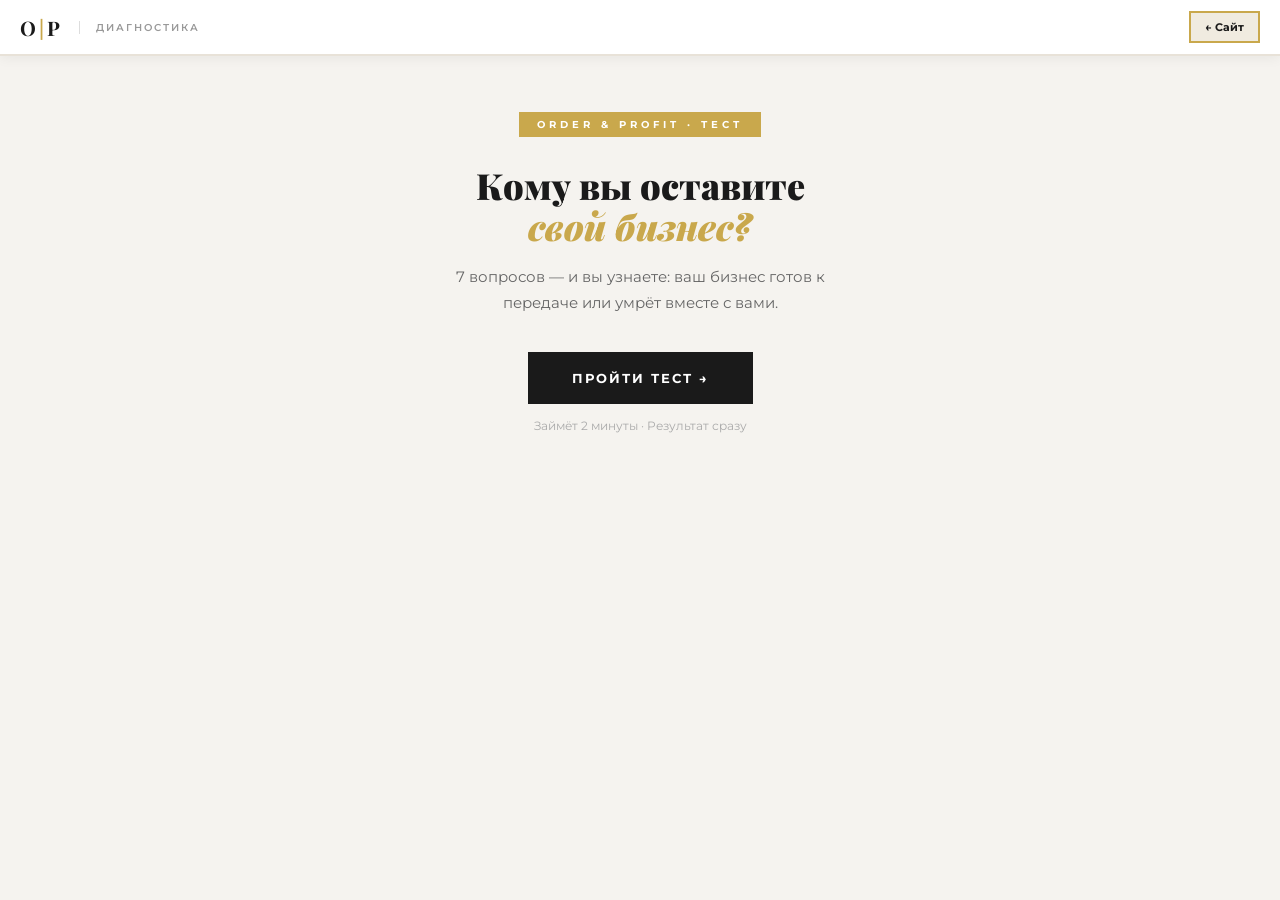
<file: test-succession.html>
<!DOCTYPE html>
<html lang="ru">
<head>
<meta charset="UTF-8">
<meta name="viewport" content="width=device-width, initial-scale=1.0">
<title>Тест: кому вы оставите свой бизнес? — Order & Profit</title>
<link href="https://fonts.googleapis.com/css2?family=Playfair+Display:ital,wght@0,700;0,900&family=Montserrat:wght@400;500;600;700&display=swap" rel="stylesheet">
<style>
* { margin: 0; padding: 0; box-sizing: border-box; }
body { background: #f5f3ef; color: #1a1a1a; font-family: "Montserrat", sans-serif; min-height: 100vh; }
.nav { position: fixed; top: 0; left: 0; right: 0; z-index: 200; background: #fff; border-bottom: 2px solid #e8e2d8; display: flex; align-items: center; padding: 0 20px; height: 56px; box-shadow: 0 2px 12px rgba(0,0,0,.06); }
.nav-logo { font-family: "Playfair Display", serif; font-size: 20px; font-weight: 700; color: #1a1a1a; letter-spacing: 3px; }
.nav-logo span { color: #c9a84c; }
.nav-tag { margin-left: 16px; font-size: 10px; letter-spacing: 2px; text-transform: uppercase; color: #999; border-left: 1px solid #ddd; padding-left: 16px; font-weight: 600; }
.nav-back { margin-left: auto; font-size: 11px; font-weight: 700; color: #1a1a1a; text-decoration: none; background: #f0ebe0; border: 2px solid #c9a84c; padding: 7px 14px; }
.wrap { max-width: 560px; margin: 0 auto; padding: 72px 20px 80px; }
.intro-tag { display: inline-block; font-size: 10px; letter-spacing: 4px; text-transform: uppercase; color: #fff; background: #c9a84c; padding: 6px 18px; margin-bottom: 28px; font-weight: 700; }
.intro-title { font-family: "Playfair Display", serif; font-size: 36px; font-weight: 900; line-height: 1.15; color: #1a1a1a; margin-bottom: 16px; }
.intro-title em { color: #c9a84c; font-style: italic; }
.intro-sub { font-size: 15px; color: #666; line-height: 1.75; max-width: 380px; margin: 0 auto 36px; }
.btn-start { background: #1a1a1a; color: #fff; border: none; padding: 18px 44px; font-family: "Montserrat", sans-serif; font-size: 13px; font-weight: 700; letter-spacing: 2px; text-transform: uppercase; cursor: pointer; display: block; margin: 0 auto; }
.intro-note { margin-top: 14px; font-size: 12px; color: #aaa; text-align: center; }
.prog-row { display: flex; justify-content: space-between; margin-bottom: 8px; }
.prog-label { font-size: 11px; letter-spacing: 2px; text-transform: uppercase; color: #999; font-weight: 600; }
.prog-count { font-size: 12px; color: #c9a84c; font-weight: 700; }
.prog-bar { height: 3px; background: #e0dbd0; border-radius: 2px; }
.prog-fill { height: 100%; background: #c9a84c; border-radius: 2px; transition: width .4s; width: 0%; }
.bot-row { display: flex; gap: 12px; margin-bottom: 8px; }
.bot-av { width: 40px; height: 40px; border-radius: 50%; background: #1a1a1a; flex-shrink: 0; margin-top: 2px; display: flex; align-items: center; justify-content: center; font-size: 11px; font-weight: 700; color: #c9a84c; border: 2px solid #c9a84c; }
.bot-bub { background: #fff; border: 1px solid #e0dbd0; border-radius: 4px 16px 16px 16px; padding: 14px 18px; font-size: 15px; line-height: 1.7; color: #2a2a2a; max-width: calc(100% - 52px); box-shadow: 0 2px 8px rgba(0,0,0,.06); }
.typing { display: flex; gap: 5px; padding: 6px 2px; align-items: center; }
.typing span { width: 8px; height: 8px; border-radius: 50%; background: #ccc; animation: blink 1.2s infinite; }
.typing span:nth-child(2) { animation-delay: .2s; }
.typing span:nth-child(3) { animation-delay: .4s; }
@keyframes blink { 0%,80%,100%{opacity:.3} 40%{opacity:1} }
.user-row { display: flex; justify-content: flex-end; margin-bottom: 8px; }
.user-bub { background: #c9a84c; border-radius: 16px 4px 16px 16px; padding: 12px 18px; font-size: 14px; color: #fff; max-width: 76%; font-weight: 500; }
.opt-btn { display: block; width: 100%; background: #fff; border: 2px solid #e0dbd0; border-radius: 8px; padding: 14px 20px; font-family: "Montserrat", sans-serif; font-size: 14px; color: #1a1a1a; cursor: pointer; text-align: left; font-weight: 500; margin-bottom: 10px; box-shadow: 0 1px 4px rgba(0,0,0,.05); }
.opt-btn.sel { border-color: #c9a84c; background: #fdf9f0; color: #8a6a1a; }
.res-card { border-radius: 12px; overflow: hidden; box-shadow: 0 4px 24px rgba(0,0,0,.1); margin-top: 20px; }
.res-head { padding: 28px 24px 20px; border-bottom: 1px solid rgba(0,0,0,.08); }
.res-verdict { font-size: 10px; letter-spacing: 4px; text-transform: uppercase; font-weight: 700; margin-bottom: 12px; }
.res-title { font-family: "Playfair Display", serif; font-size: 22px; font-weight: 900; line-height: 1.2; margin-bottom: 10px; }
.res-sub { font-size: 14px; line-height: 1.7; opacity: .85; }
.res-body { padding: 20px 24px; background: #fff; border-bottom: 1px solid #f0ebe0; }
.res-body-label { font-size: 10px; letter-spacing: 3px; text-transform: uppercase; color: #999; font-weight: 700; margin-bottom: 14px; }
.reason { display: flex; gap: 12px; margin-bottom: 12px; align-items: flex-start; }
.reason-dot { width: 8px; height: 8px; border-radius: 50%; margin-top: 6px; flex-shrink: 0; }
.reason-text { font-size: 14px; color: #444; line-height: 1.6; }
.res-rec { padding: 20px 24px; background: #fdf9f0; border-bottom: 1px solid #f0ebe0; }
.res-rec-label { font-size: 10px; letter-spacing: 3px; text-transform: uppercase; color: #c9a84c; font-weight: 700; margin-bottom: 8px; }
.res-rec-text { font-size: 14px; color: #333; line-height: 1.7; }
.res-cta { padding: 24px; background: #fff; text-align: center; }
.res-cta-text { font-size: 14px; color: #666; margin-bottom: 20px; line-height: 1.6; }
.res-cta-btn { display: block; width: 100%; background: #1a1a1a; color: #fff; border: none; padding: 16px; font-family: "Montserrat", sans-serif; font-size: 12px; font-weight: 700; letter-spacing: 2px; text-transform: uppercase; cursor: pointer; text-decoration: none; border-radius: 6px; margin-bottom: 12px; }
.res-cta-note { font-size: 11px; color: #bbb; }
</style>
</head>
<body>

<nav class="nav">
  <div class="nav-logo">O<span>|</span>P</div>
  <div class="nav-tag">Диагностика</div>
  <a class="nav-back" href="https://xugushik-source.github.io/order-profit-/">← Сайт</a>
</nav>

<div class="wrap">

  <div id="S0" style="text-align:center;padding-top:40px;">
    <div class="intro-tag">Order & Profit · Тест</div>
    <div class="intro-title">Кому вы оставите<br><em>свой бизнес?</em></div>
    <div class="intro-sub">7 вопросов — и вы узнаете: ваш бизнес готов к передаче или умрёт вместе с вами.</div>
    <button class="btn-start" onclick="startTest()">Пройти тест →</button>
    <div class="intro-note">Займёт 2 минуты · Результат сразу</div>
  </div>

  <div id="S1" style="display:none;">
    <div class="prog-row">
      <span class="prog-label">Диагностика</span>
      <span id="pc" class="prog-count">1 / 7</span>
    </div>
    <div class="prog-bar"><div class="prog-fill" id="pf"></div></div>
    <div id="chat" style="display:flex;flex-direction:column;padding-top:20px;"></div>
    <div id="opts" style="padding-top:12px;"></div>
  </div>

  <div id="S2" style="display:none;"></div>

</div>

<script>
var Q = [
  {
    t: "Знает ли ваш ребёнок или наследник сколько бизнес зарабатывает и тратит каждый месяц?",
    o: [
      { t: "Нет — я никогда не говорил об этом", s: 3 },
      { t: "Примерно знает — но цифр не видел", s: 2 },
      { t: "Да — регулярно вместе разбираем финансы", s: 0 }
    ]
  },
  {
    t: "Может ли ваш наследник прямо сейчас провести переговоры с поставщиком или клиентом?",
    o: [
      { t: "Нет — он даже не знает кто они", s: 3 },
      { t: "Может попробовать, но неопытен", s: 2 },
      { t: "Да — я уже вводил его в эти отношения", s: 0 }
    ]
  },
  {
    t: "Знает ли ваш наследник кто ваши ключевые сотрудники и как с ними работать?",
    o: [
      { t: "Нет — он не знаком с командой", s: 3 },
      { t: "Знает людей, но не понимает их роли", s: 2 },
      { t: "Да — он уже часть команды", s: 0 }
    ]
  },
  {
    t: "Есть ли у вашего наследника опыт управления людьми или принятия решений?",
    o: [
      { t: "Нет — он ещё молодой, рано", s: 3 },
      { t: "Немного — в мелких делах", s: 1 },
      { t: "Да — уже принимает решения в бизнесе", s: 0 }
    ]
  },
  {
    t: "Если вас не станет завтра — что произойдёт с бизнесом?",
    o: [
      { t: "Всё рухнет — никто не знает что делать", s: 3 },
      { t: "Продержится немного, потом закроется", s: 2 },
      { t: "Есть человек который возьмёт управление", s: 0 }
    ]
  },
  {
    t: "Записано ли где-нибудь как устроен ваш бизнес — поставщики, процессы, условия?",
    o: [
      { t: "Нет — всё только в моей голове", s: 3 },
      { t: "Частично — кое-что есть", s: 1 },
      { t: "Да — есть документы и инструкции", s: 0 }
    ]
  },
  {
    t: "Разговаривали ли вы с наследником о том что он будет делать с бизнесом?",
    o: [
      { t: "Нет — не поднимал эту тему", s: 3 },
      { t: "Говорили в общих чертах", s: 2 },
      { t: "Да — есть понимание и план", s: 0 }
    ]
  }
];

var R = [
  {
    min: 0, max: 4, color: "#27ae60", hbg: "#f0faf4", hcol: "#1a1a1a",
    verdict: "Бизнес готов к передаче",
    title: "Вы думаете о будущем — и это видно",
    sub: "Ваши ответы показывают: наследник уже вовлечён в бизнес. У вас есть время и возможность передать всё правильно.",
    reasons: [
      "Наследник знает финансы и ключевых людей",
      "Есть опыт принятия решений",
      "Бизнес задокументирован и не держится только на вас"
    ],
    rec: "Следующий шаг — упаковать бизнес так чтобы его можно было передать без потерь. Мы помогаем оформить процессы и подготовить преемника.",
    cta: "Узнать стоимость для вашего бизнеса"
  },
  {
    min: 5, max: 10, color: "#e67e22", hbg: "#fff8f0", hcol: "#1a1a1a",
    verdict: "Передача возможна — но не готова",
    title: "Наследник есть. Но он не готов.",
    sub: "Частично процесс начат — но если вас не станет завтра, бизнес окажется в руках человека который не знает как им управлять.",
    reasons: [
      "Наследник не знает финансов и процессов",
      "Нет опыта переговоров и управления командой",
      "Бизнес не задокументирован — всё в вашей голове"
    ],
    rec: "Начните вводить наследника в бизнес прямо сейчас. Не ждите — чем дольше ждёте, тем сложнее передать. Мы помогаем выстроить план преемственности.",
    cta: "Узнать стоимость для вашего бизнеса"
  },
  {
    min: 11, max: 21, color: "#c0392b", hbg: "#1a1a1a", hcol: "#fff",
    verdict: "Бизнес умрёт вместе с вами",
    title: "Всё что вы строили — исчезнет",
    sub: "Ваши ответы показывают: наследник не знает ничего о бизнесе. Все знания только у вас. Когда вас не станет — бизнес закроется.",
    reasons: [
      "Наследник не знает ни финансов, ни поставщиков, ни команды",
      "Нет опыта управления — он не сможет принимать решения",
      "Всё в вашей голове — никакой документации",
      "Разговора о будущем не было — нет ни плана, ни понимания"
    ],
    rec: "Вы строили бизнес годами. Не дайте ему умереть потому что не успели передать. Мы помогаем подготовить наследника и упаковать бизнес для передачи — пока есть время.",
    cta: "Узнать стоимость для вашего бизнеса"
  }
];

var cur = 0, score = 0, locked = false;

function startTest() {
  document.getElementById("S0").style.display = "none";
  document.getElementById("S1").style.display = "block";
  askQ(0);
}

function askQ(i) {
  locked = true;
  document.getElementById("pf").style.width = (i / Q.length * 100) + "%";
  document.getElementById("pc").textContent = (i + 1) + " / " + Q.length;
  document.getElementById("opts").innerHTML = "";
  var chat = document.getElementById("chat");
  var tr = makeTyping();
  chat.appendChild(tr);
  goDown();
  setTimeout(function() {
    tr.parentNode && tr.parentNode.removeChild(tr);
    chat.appendChild(makeBubble(Q[i].t));
    var opts = document.getElementById("opts");
    for (var j = 0; j < Q[i].o.length; j++) {
      (function(opt) {
        var b = document.createElement("button");
        b.className = "opt-btn";
        b.textContent = opt.t;
        b.setAttribute("onclick", "pick(this, " + opt.s + ")");
        opts.appendChild(b);
      })(Q[i].o[j]);
    }
    locked = false;
    goDown();
  }, 700);
}

function pick(btn, s) {
  if (locked) return;
  locked = true;
  btn.classList.add("sel");
  var btns = document.getElementById("opts").querySelectorAll(".opt-btn");
  for (var i = 0; i < btns.length; i++) btns[i].disabled = true;
  score += s;
  var txt = btn.textContent;
  setTimeout(function() {
    document.getElementById("opts").innerHTML = "";
    var chat = document.getElementById("chat");
    var ur = document.createElement("div");
    ur.className = "user-row";
    var ub = document.createElement("div");
    ub.className = "user-bub";
    ub.textContent = txt;
    ur.appendChild(ub);
    chat.appendChild(ur);
    goDown();
    cur++;
    if (cur < Q.length) { setTimeout(function() { askQ(cur); }, 400); }
    else { setTimeout(finish, 500); }
  }, 300);
}

function finish() {
  document.getElementById("pf").style.width = "100%";
  document.getElementById("pc").textContent = Q.length + " / " + Q.length;
  var chat = document.getElementById("chat");
  var tr = makeTyping();
  chat.appendChild(tr);
  goDown();
  setTimeout(function() {
    tr.parentNode && tr.parentNode.removeChild(tr);
    chat.appendChild(makeBubble("Готово. Анализирую ваши ответы..."));
    goDown();
    setTimeout(showRes, 800);
  }, 700);
}

function showRes() {
  var r = R[R.length - 1];
  for (var i = 0; i < R.length; i++) {
    if (score >= R[i].min && score <= R[i].max) { r = R[i]; break; }
  }
  var s2 = document.getElementById("S2");
  s2.style.display = "block";
  var html = '<div class="res-card">' +
    '<div class="res-head" style="background:' + r.hbg + ';color:' + r.hcol + '">' +
    '<div class="res-verdict" style="color:' + r.color + '">' + r.verdict + '</div>' +
    '<div class="res-title">' + r.title + '</div>' +
    '<div class="res-sub">' + r.sub + '</div></div>' +
    '<div class="res-body"><div class="res-body-label">Почему так</div>';
  for (var i = 0; i < r.reasons.length; i++) {
    html += '<div class="reason"><div class="reason-dot" style="background:' + r.color + '"></div><div class="reason-text">' + r.reasons[i] + '</div></div>';
  }
  html += '</div><div class="res-rec"><div class="res-rec-label">Что делать</div><div class="res-rec-text">' + r.rec + '</div></div>' +
    '<div class="res-cta"><div class="res-cta-text">Каждый бизнес мы рассчитываем индивидуально.<br>Напишите — разберём вашу ситуацию бесплатно за 15 минут.</div>' +
    '<a class="res-cta-btn" href="https://xugushik-source.github.io/order-profit-/" target="_blank">' + r.cta + ' →</a>' +
    '<div class="res-cta-note">Order & Profit · Akhalkalaki, Georgia</div></div></div>';
  s2.innerHTML = html;
  goDown();
}

function makeTyping() {
  var row = document.createElement("div");
  row.className = "bot-row";
  var av = document.createElement("div");
  av.className = "bot-av";
  av.textContent = "O&P";
  var bub = document.createElement("div");
  bub.className = "bot-bub";
  bub.innerHTML = '<div class="typing"><span></span><span></span><span></span></div>';
  row.appendChild(av);
  row.appendChild(bub);
  return row;
}

function makeBubble(txt) {
  var row = document.createElement("div");
  row.className = "bot-row";
  var av = document.createElement("div");
  av.className = "bot-av";
  av.textContent = "O&P";
  var bub = document.createElement("div");
  bub.className = "bot-bub";
  bub.textContent = txt;
  row.appendChild(av);
  row.appendChild(bub);
  return row;
}

function goDown() {
  setTimeout(function() { window.scrollTo({ top: document.body.scrollHeight, behavior: "smooth" }); }, 60);
}
</script>
</body>
</html>
</file>
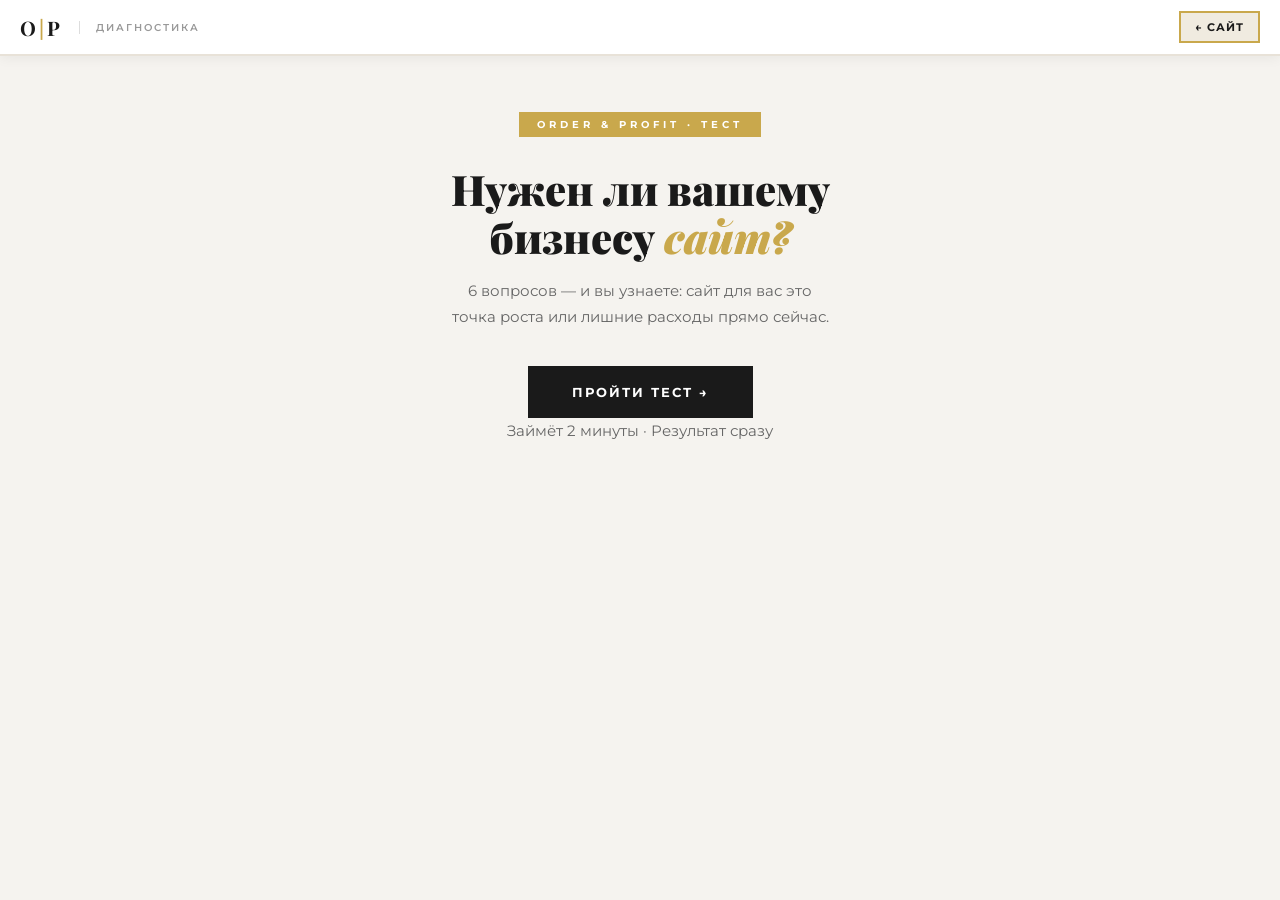
<file: test-website.html>
<!DOCTYPE html>
<html lang="ru">
<head>
<meta charset="UTF-8">
<meta name="viewport" content="width=device-width, initial-scale=1.0">
<title>Нужен ли вашему бизнесу сайт? — Order & Profit</title>
<link href="https://fonts.googleapis.com/css2?family=Playfair+Display:ital,wght@0,700;0,900&family=Montserrat:wght@400;500;600;700&display=swap" rel="stylesheet">
<style>
*{margin:0;padding:0;box-sizing:border-box}
html{scroll-behavior:smooth}
body{background:#f5f3ef;color:#1a1a1a;font-family:"Montserrat",sans-serif;min-height:100vh}

.nav{position:fixed;top:0;left:0;right:0;z-index:200;background:#fff;border-bottom:2px solid #e8e2d8;display:flex;align-items:center;padding:0 20px;height:56px;box-shadow:0 2px 12px rgba(0,0,0,.06)}
.nav-logo{font-family:"Playfair Display",serif;font-size:20px;font-weight:700;color:#1a1a1a;letter-spacing:3px}
.nav-logo span{color:#c9a84c}
.nav-tag{margin-left:16px;font-size:10px;letter-spacing:2px;text-transform:uppercase;color:#999;border-left:1px solid #ddd;padding-left:16px;font-weight:600}
.nav-back{margin-left:auto;font-size:11px;font-weight:700;letter-spacing:1px;text-transform:uppercase;color:#1a1a1a;text-decoration:none;background:#f0ebe0;border:2px solid #c9a84c;padding:7px 14px;transition:all .2s}
.nav-back:hover{background:#c9a84c;color:#fff}

.wrap{max-width:560px;margin:0 auto;padding:72px 20px 80px}

.intro{text-align:center;padding-top:40px}
.intro-tag{display:inline-block;font-size:10px;letter-spacing:4px;text-transform:uppercase;color:#fff;background:#c9a84c;padding:6px 18px;margin-bottom:28px;font-weight:700}
.intro h1{font-family:"Playfair Display",serif;font-size:clamp(28px,6vw,42px);font-weight:900;line-height:1.15;color:#1a1a1a;margin-bottom:16px}
.intro h1 em{color:#c9a84c;font-style:italic}
.intro p{font-size:15px;color:#666;line-height:1.75;max-width:380px;margin:0 auto 36px}
.btn-start{background:#1a1a1a;color:#fff;border:none;padding:18px 44px;font-family:"Montserrat",sans-serif;font-size:13px;font-weight:700;letter-spacing:2px;text-transform:uppercase;cursor:pointer;transition:background .2s}
.btn-start:hover{background:#c9a84c}
.intro-note{margin-top:14px;font-size:12px;color:#aaa}

.prog-block{display:none;padding-top:20px}
.prog-row{display:flex;justify-content:space-between;margin-bottom:8px}
.prog-label{font-size:11px;letter-spacing:2px;text-transform:uppercase;color:#999;font-weight:600}
.prog-count{font-size:12px;color:#c9a84c;font-weight:700}
.prog-bar{height:3px;background:#e0dbd0;border-radius:2px}
.prog-fill{height:100%;background:#c9a84c;border-radius:2px;transition:width .4s ease;width:0%}

.chat{display:none;flex-direction:column;padding-top:20px}
.bot-row{display:flex;gap:12px;margin-bottom:8px;animation:fadeUp .3s ease both}
@keyframes fadeUp{from{opacity:0;transform:translateY(8px)}to{opacity:1;transform:translateY(0)}}
.bot-av{width:40px;height:40px;border-radius:50%;background:#1a1a1a;flex-shrink:0;margin-top:2px;display:flex;align-items:center;justify-content:center;font-size:11px;font-weight:700;color:#c9a84c;border:2px solid #c9a84c;font-family:"Playfair Display",serif}
.bot-bub{background:#fff;border:1px solid #e0dbd0;border-radius:4px 16px 16px 16px;padding:14px 18px;font-size:15px;line-height:1.7;color:#2a2a2a;max-width:calc(100% - 52px);box-shadow:0 2px 8px rgba(0,0,0,.06);font-family:"Playfair Display",serif}
.bot-bub strong{color:#1a1a1a;font-weight:700}
.typing{display:flex;gap:5px;padding:6px 2px;align-items:center}
.typing span{width:8px;height:8px;border-radius:50%;background:#ccc;animation:blink 1.2s infinite}
.typing span:nth-child(2){animation-delay:.2s}
.typing span:nth-child(3){animation-delay:.4s}
@keyframes blink{0%,80%,100%{opacity:.3}40%{opacity:1}}
.user-row{display:flex;justify-content:flex-end;margin-bottom:8px;animation:fadeUp .25s ease both}
.user-bub{background:#c9a84c;border-radius:16px 4px 16px 16px;padding:12px 18px;font-size:14px;color:#fff;max-width:76%;font-weight:500}

.opts{display:none;flex-direction:column;gap:10px;padding-top:12px}
.opt{background:#fff;border:2px solid #e0dbd0;border-radius:8px;padding:14px 20px;font-family:"Montserrat",sans-serif;font-size:14px;color:#1a1a1a;cursor:pointer;text-align:left;font-weight:500;box-shadow:0 1px 4px rgba(0,0,0,.05);transition:all .15s}
.opt:hover{border-color:#c9a84c;background:#faf7f0}
.opt.sel{border-color:#c9a84c;background:#fdf9f0;color:#8a6a1a;cursor:default}

.result{display:none;padding-top:20px;animation:fadeUp .4s ease both}
.res-card{border-radius:12px;overflow:hidden;box-shadow:0 4px 24px rgba(0,0,0,.1)}
.res-head{padding:28px 24px 20px;border-bottom:1px solid rgba(0,0,0,.08)}
.res-verdict{font-size:10px;letter-spacing:4px;text-transform:uppercase;font-weight:700;margin-bottom:12px}
.res-title{font-family:"Playfair Display",serif;font-size:24px;font-weight:900;line-height:1.2;margin-bottom:10px}
.res-sub{font-size:14px;line-height:1.7;opacity:.8}
.res-body{padding:20px 24px;background:#fff;border-bottom:1px solid #f0ebe0}
.res-body-title{font-size:10px;letter-spacing:3px;text-transform:uppercase;color:#999;font-weight:700;margin-bottom:14px}
.reason{display:flex;gap:12px;margin-bottom:12px;align-items:flex-start}
.reason-dot{width:8px;height:8px;border-radius:50%;margin-top:6px;flex-shrink:0}
.reason-text{font-size:14px;color:#444;line-height:1.6}
.res-rec{padding:20px 24px;background:#fdf9f0;border-bottom:1px solid #f0ebe0}
.rec-label{font-size:10px;letter-spacing:3px;text-transform:uppercase;color:#c9a84c;font-weight:700;margin-bottom:8px}
.rec-text{font-size:14px;color:#333;line-height:1.7}
.res-cta{padding:24px;background:#fff;text-align:center}
.cta-text{font-size:14px;color:#666;margin-bottom:20px;line-height:1.6}
.btn-cta{display:block;width:100%;background:#1a1a1a;color:#fff;border:none;padding:16px;font-family:"Montserrat",sans-serif;font-size:12px;font-weight:700;letter-spacing:2px;text-transform:uppercase;cursor:pointer;text-decoration:none;border-radius:6px;margin-bottom:12px;transition:background .2s}
.btn-cta:hover{background:#c9a84c}
.cta-note{font-size:11px;color:#bbb}

@media(max-width:500px){.nav-tag{display:none}.bot-bub{font-size:14px}.opt{font-size:13px;padding:13px 16px}}
</style>
</head>
<body>

<nav class="nav">
  <div class="nav-logo">O<span>|</span>P</div>
  <div class="nav-tag">Диагностика</div>
  <a class="nav-back" href="https://xugushik-source.github.io/order-profit-/">← Сайт</a>
</nav>

<div class="wrap">
  <div class="intro" id="intro">
    <div class="intro-tag">Order & Profit · Тест</div>
    <h1>Нужен ли вашему<br>бизнесу <em>сайт?</em></h1>
    <p>6 вопросов — и вы узнаете: сайт для вас это точка роста или лишние расходы прямо сейчас.</p>
    <button class="btn-start" onclick="start()">Пройти тест →</button>
    <p class="intro-note">Займёт 2 минуты · Результат сразу</p>
  </div>

  <div class="prog-block" id="prog">
    <div class="prog-row">
      <span class="prog-label">Диагностика</span>
      <span class="prog-count" id="pc">1 / 6</span>
    </div>
    <div class="prog-bar"><div class="prog-fill" id="pf"></div></div>
  </div>

  <div class="chat" id="chat"></div>
  <div class="opts" id="opts"></div>
  <div class="result" id="result"></div>
</div>

<script>
var Q=[
  {q:"Как клиенты <strong>находят вас</strong> прямо сейчас?",opts:[{l:"Только через знакомых — сарафан",s:2},{l:"Instagram или Facebook",s:1},{l:"Google Maps",s:1},{l:"Несколько каналов сразу",s:0}]},
  {q:"Когда клиент хочет узнать о вас больше — <strong>куда он идёт?</strong>",opts:[{l:"Некуда — нет ни сайта, ни нормального профиля",s:3},{l:"В Instagram — там есть информация",s:1},{l:"Пишет мне лично в WhatsApp",s:2},{l:"На сайт — он уже есть",s:0}]},
  {q:"Есть ли у вас <strong>клиенты из других городов или стран</strong>?",opts:[{l:"Да, или хочу их привлечь",s:3},{l:"Пока только местные",s:1},{l:"Нет и не планирую",s:0}]},
  {q:"Сложно ли объяснить клиенту <strong>что вы делаете и сколько стоит</strong>?",opts:[{l:"Да — каждый раз объясняю одно и то же",s:3},{l:"Иногда приходится объяснять",s:1},{l:"Нет — всё понятно и так",s:0}]},
  {q:"Есть ли у вас <strong>несколько услуг или товаров</strong> которые нужно показать?",opts:[{l:"Да — много позиций",s:2},{l:"Есть несколько",s:1},{l:"Одна услуга или один продукт",s:0}]},
  {q:"Планируете работать с <strong>инвесторами, грантами или крупными клиентами</strong>?",opts:[{l:"Да, это важно для меня",s:3},{l:"Возможно в будущем",s:1},{l:"Нет, только обычные клиенты",s:0}]}
];

var R=[
  {range:[0,3],color:"#27ae60",headBg:"#f0faf4",headColor:"#1a1a1a",verdict:"Сайт пока не приоритет",title:"Сначала укрепите то, что уже работает",sub:"Ваш бизнес пока не упирается в отсутствие сайта. Деньги и время лучше вложить в другое.",reasons:["Клиенты находят вас без сайта","Нет запроса от инвесторов или внешних рынков","Продукт простой — достаточно одного канала"],rec:"Сначала доведите до ума Instagram и Google Maps. Это даст больший эффект быстрее и дешевле чем сайт.",cta:"Посмотреть услуги по упаковке"},
  {range:[4,8],color:"#e67e22",headBg:"#fff8f0",headColor:"#1a1a1a",verdict:"Сайт был бы полезен",title:"Вы теряете клиентов без точки доверия",sub:"У вас уже есть запрос — но клиентам некуда пойти чтобы узнать о вас подробнее. Это тормозит продажи.",reasons:["Часть клиентов уходит не найдя информацию","Сложно объяснить услуги без единой страницы","Потенциал для роста есть — сайт ускорит его"],rec:"Начните с простого лендинга — одна страница с услугами, ценами и контактами. Это решит 80% проблемы.",cta:"Посмотреть стоимость лендинга"},
  {range:[9,14],color:"#c9a84c",headBg:"#1a1a1a",headColor:"#fff",verdict:"Сайт нужен — и срочно",title:"Без сайта вы теряете деньги каждый день",sub:"Ваши ответы показывают: вы уже переросли Instagram. Клиенты, инвесторы и партнёры ищут вас — и не находят.",reasons:["Нет единой точки где клиент видит всё о вас","Без сайта инвесторы не воспринимают серьёзно","Вы объясняете одно и то же вручную — сайт делает это автоматически","Несколько услуг требуют отдельной площадки"],rec:"Лендинг или полноценный сайт — зависит от задачи. Но начать нужно сейчас. Каждый месяц без сайта — упущенные клиенты.",cta:"Посмотреть цены на сайт"}
];

var cur=0,score=0,locked=false;

function $(id){return document.getElementById(id)}
function scrollBot(){setTimeout(function(){window.scrollTo({top:document.body.scrollHeight,behavior:'smooth'})},60)}

function start(){
  $('intro').style.display='none';
  $('prog').style.display='block';
  $('chat').style.display='flex';
  $('chat').style.flexDirection='column';
  showQ(0);
}

function upProg(idx){
  $('pf').style.width=(idx/Q.length*100)+'%';
  $('pc').textContent=(idx+1)+' / '+Q.length;
}

function showQ(idx){
  upProg(idx);
  locked=true;
  $('opts').style.display='none';
  $('opts').innerHTML='';
  var tr=makeBot(true);
  $('chat').appendChild(tr);
  scrollBot();
  setTimeout(function(){
    tr.remove();
    $('chat').appendChild(makeBot(false,Q[idx].q));
    Q[idx].opts.forEach(function(o){
      var b=document.createElement('button');
      b.className='opt';
      b.textContent=o.l;
      b.onclick=function(){if(!locked)pick(b,o,idx)};
      $('opts').appendChild(b);
    });
    $('opts').style.display='flex';
    $('opts').style.flexDirection='column';
    locked=false;
    scrollBot();
  },700);
}

function makeBot(typing,html){
  var row=document.createElement('div');
  row.className='bot-row';
  var av=document.createElement('div');
  av.className='bot-av';
  av.textContent='O&P';
  var bub=document.createElement('div');
  bub.className='bot-bub';
  bub.innerHTML=typing?'<div class="typing"><span></span><span></span><span></span></div>':html;
  row.appendChild(av);
  row.appendChild(bub);
  return row;
}

function pick(btn,opt,idx){
  locked=true;
  $('opts').querySelectorAll('.opt').forEach(function(b){b.disabled=true});
  btn.classList.add('sel');
  score+=opt.s;
  setTimeout(function(){
    $('opts').style.display='none';
    $('opts').innerHTML='';
    var ur=document.createElement('div');
    ur.className='user-row';
    var ub=document.createElement('div');
    ub.className='user-bub';
    ub.textContent=btn.textContent;
    ur.appendChild(ub);
    $('chat').appendChild(ur);
    scrollBot();
    cur++;
    if(cur<Q.length){setTimeout(function(){showQ(cur)},400)}
    else{setTimeout(showResult,500)}
  },300);
}

function showResult(){
  $('pf').style.width='100%';
  $('pc').textContent=Q.length+' / '+Q.length;
  var tr=makeBot(true);
  $('chat').appendChild(tr);
  scrollBot();
  setTimeout(function(){
    tr.remove();
    $('chat').appendChild(makeBot(false,'Готово. Анализирую ваши ответы...'));
    scrollBot();
    setTimeout(renderRes,800);
  },700);
}

function renderRes(){
  var r=R[R.length-1];
  for(var i=0;i<R.length;i++){if(score>=R[i].range[0]&&score<=R[i].range[1]){r=R[i];break}}
  var w=$('result');
  w.style.display='block';
  w.innerHTML=
    '<div class="res-card">'+
      '<div class="res-head" style="background:'+r.headBg+';color:'+r.headColor+'">'+
        '<div class="res-verdict" style="color:'+r.color+'">'+r.verdict+'</div>'+
        '<div class="res-title">'+r.title+'</div>'+
        '<div class="res-sub">'+r.sub+'</div>'+
      '</div>'+
      '<div class="res-body">'+
        '<div class="res-body-title">Почему так</div>'+
        r.reasons.map(function(re){return'<div class="reason"><div class="reason-dot" style="background:'+r.color+'"></div><div class="reason-text">'+re+'</div></div>'}).join('')+
      '</div>'+
      '<div class="res-rec"><div class="rec-label">Рекомендация</div><div class="rec-text">'+r.rec+'</div></div>'+
      '<div class="res-cta">'+
        '<div class="cta-text">Хотите разобрать именно вашу ситуацию?<br>15 минут — конкретный первый шаг. Бесплатно.</div>'+
        '<a class="btn-cta" href="https://xugushik-source.github.io/order-profit-/#page-services" target="_blank">'+r.cta+' →</a>'+
        '<div class="cta-note">Order & Profit · Akhalkalaki, Georgia</div>'+
      '</div>'+
    '</div>';
  scrollBot();
}
</script>
</body>
</html>
</file>
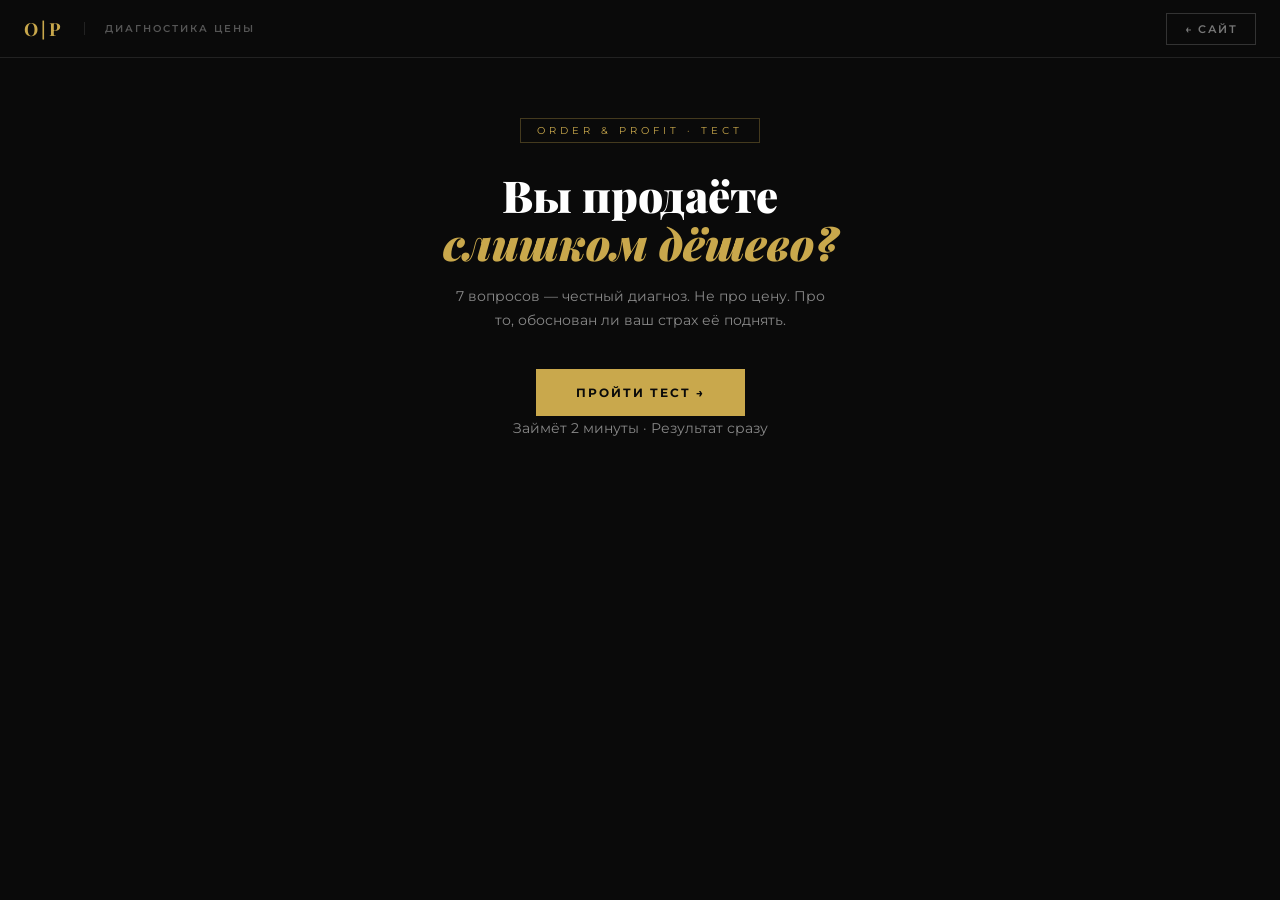
<file: test.html>
<!DOCTYPE html>
<html lang="ru">
<head>
<meta charset="UTF-8">
<meta name="viewport" content="width=device-width, initial-scale=1.0">
<title>Тест: вы продаёте слишком дёшево? — Order & Profit</title>
<link href="https://fonts.googleapis.com/css2?family=Playfair+Display:ital,wght@0,700;0,900;1,700&family=Montserrat:wght@400;500;600;700&display=swap" rel="stylesheet">
<style>
* { margin: 0; padding: 0; box-sizing: border-box; }
html { scroll-behavior: smooth; } 
body {
  background: #0a0a0a;
  color: #fff;
  font-family: "Montserrat", sans-serif;
  min-height: 100vh;
}

/* NAV */
.nav {
  position: fixed; top: 0; left: 0; right: 0; z-index: 200;
  background: #0a0a0a;
  border-bottom: 1px solid #222;
  display: flex; align-items: center;
  padding: 0 24px; height: 58px;
}
.nav-logo {
  font-family: "Playfair Display", serif;
  font-size: 18px; font-weight: 700;
  color: #C9A84C; letter-spacing: 3px;
}
.nav-tag {
  margin-left: 20px;
  font-size: 10px; font-weight: 600;
  letter-spacing: 2px; text-transform: uppercase;
  color: #555; border-left: 1px solid #222;
  padding-left: 20px;
}
.nav-back {
  margin-left: auto;
  font-size: 11px; font-weight: 600;
  letter-spacing: 1.5px; text-transform: uppercase;
  color: #777; text-decoration: none;
  border: 1px solid #333; padding: 8px 18px;
  transition: all .2s;
}
.nav-back:hover { color: #C9A84C; border-color: #C9A84C; }

/* WRAPPER */
.wrap {
  max-width: 560px;
  margin: 0 auto;
  padding: 78px 24px 80px;
}

/* INTRO */
.intro { text-align: center; padding: 40px 0 0; }
.intro-tag {
  display: inline-block;
  font-size: 10px; letter-spacing: 4px; text-transform: uppercase;
  color: #C9A84C; border: 1px solid rgba(201,168,76,.3);
  padding: 5px 16px; margin-bottom: 28px;
}
.intro h1 {
  font-family: "Playfair Display", serif;
  font-size: clamp(28px, 6vw, 44px);
  font-weight: 900; line-height: 1.1;
  color: #fff; margin-bottom: 16px;
}
.intro h1 em { color: #C9A84C; font-style: italic; }
.intro p {
  font-size: 14px; color: #888; line-height: 1.75;
  max-width: 380px; margin: 0 auto 36px;
}
.btn-start {
  background: #C9A84C; color: #0a0a0a;
  border: none; padding: 16px 40px;
  font-family: "Montserrat", sans-serif;
  font-size: 12px; font-weight: 700;
  letter-spacing: 2px; text-transform: uppercase;
  cursor: pointer; transition: background .2s;
}
.btn-start:hover { background: #E8C96B; }
.intro-note { margin-top: 14px; font-size: 11px; color: #444; }

/* PROGRESS */
.progress-block { display: none; padding-top: 20px; }
.prog-row {
  display: flex; justify-content: space-between;
  align-items: center; margin-bottom: 10px;
}
.prog-label { font-size: 10px; letter-spacing: 3px; text-transform: uppercase; color: #555; }
.prog-count { font-size: 11px; color: #C9A84C; font-weight: 700; }
.prog-bar { height: 2px; background: #1e1e1e; }
.prog-fill { height: 100%; background: #C9A84C; transition: width .4s ease; width: 0%; }

/* CHAT */
.chat { display: none; flex-direction: column; gap: 0; padding-top: 24px; }

.bot-row { display: flex; gap: 10px; margin-bottom: 6px; animation: fadeUp .3s ease both; }
@keyframes fadeUp { from { opacity:0; transform:translateY(8px) } to { opacity:1; transform:translateY(0) } }

.bot-av {
  width: 36px; height: 36px; border-radius: 50%;
  background: #C9A84C; flex-shrink: 0; margin-top: 2px;
  display: flex; align-items: center; justify-content: center;
  font-family: "Playfair Display", serif;
  font-size: 12px; font-weight: 700; color: #0a0a0a;
}
.bot-bubble {
  background: #161616; border: 1px solid #222;
  border-radius: 2px 14px 14px 14px;
  padding: 14px 18px;
  font-size: 14px; line-height: 1.7; color: #ccc;
  max-width: calc(100% - 46px);
}
.bot-bubble strong { color: #fff; font-weight: 600; }

.typing { display: flex; gap: 5px; padding: 6px 2px; align-items: center; }
.typing span {
  width: 6px; height: 6px; border-radius: 50%;
  background: #333; animation: blink 1.2s infinite;
}
.typing span:nth-child(2) { animation-delay: .2s; }
.typing span:nth-child(3) { animation-delay: .4s; }
@keyframes blink { 0%,80%,100%{opacity:.3} 40%{opacity:1} }

.user-row { display: flex; justify-content: flex-end; margin-bottom: 6px; animation: fadeUp .25s ease both; }
.user-bubble {
  background: #141208; border: 1px solid #2a2510;
  border-radius: 14px 2px 14px 14px;
  padding: 11px 16px; font-size: 14px; color: #b8b4a8;
  max-width: 76%;
}

/* OPTIONS */
.options { display: none; flex-direction: column; gap: 8px; padding-top: 12px; }
.opt {
  background: #161616; border: 1px solid #222;
  border-radius: 0; padding: 13px 18px;
  font-family: "Montserrat", sans-serif;
  font-size: 13px; color: #fff;
  cursor: pointer; text-align: left;
  transition: border-color .15s, background .15s;
}
.opt:hover { border-color: #C9A84C; background: #1a1a1a; }
.opt.selected { border-color: #C9A84C; background: rgba(201,168,76,.08); color: #C9A84C; cursor: default; }

/* RESULT */
.result { display: none; padding-top: 24px; animation: fadeUp .4s ease both; }

.result-card { border: 1px solid #222; }
.result-head { padding: 28px 24px 20px; border-bottom: 1px solid #1e1e1e; }
.result-verdict { font-size: 10px; letter-spacing: 4px; text-transform: uppercase; margin-bottom: 12px; }
.result-title {
  font-family: "Playfair Display", serif;
  font-size: 24px; font-weight: 900;
  color: #fff; line-height: 1.2; margin-bottom: 10px;
}
.result-sub { font-size: 13px; color: #777; line-height: 1.7; }

.result-body { padding: 20px 24px; border-bottom: 1px solid #1e1e1e; }
.result-body-title {
  font-size: 10px; letter-spacing: 3px; text-transform: uppercase;
  color: #C9A84C; margin-bottom: 14px;
}
.reason { display: flex; gap: 12px; margin-bottom: 10px; align-items: flex-start; }
.reason-dot { width: 4px; height: 4px; border-radius: 50%; margin-top: 8px; flex-shrink: 0; }
.reason-text { font-size: 13px; color: #aaa; line-height: 1.6; }

.result-rec { padding: 20px 24px; border-bottom: 1px solid #1e1e1e; background: #111; }
.rec-label { font-size: 10px; letter-spacing: 3px; text-transform: uppercase; color: #C9A84C; margin-bottom: 8px; }
.rec-text { font-size: 13px; color: #ddd; line-height: 1.7; }

.result-cta { padding: 24px; text-align: center; }
.cta-text { font-size: 13px; color: #666; margin-bottom: 20px; line-height: 1.6; }
.btn-cta {
  display: block; width: 100%;
  background: #C9A84C; color: #0a0a0a;
  border: none; padding: 16px;
  font-family: "Montserrat", sans-serif;
  font-size: 12px; font-weight: 700;
  letter-spacing: 2px; text-transform: uppercase;
  cursor: pointer; text-decoration: none;
  transition: background .2s; margin-bottom: 12px;
}
.btn-cta:hover { background: #E8C96B; }
.cta-note { font-size: 11px; color: #333; }

/* COLORS */
.v-low .result-verdict { color: #e74c3c; }
.v-low .result-head { background: #130b0b; }
.v-low .reason-dot { background: #e74c3c; }

.v-mid .result-verdict { color: #e67e22; }
.v-mid .result-head { background: #13100a; }
.v-mid .reason-dot { background: #e67e22; }

.v-ok .result-verdict { color: #27ae60; }
.v-ok .result-head { background: #0a130c; }
.v-ok .reason-dot { background: #27ae60; }

@media(max-width: 500px) {
  .nav-tag { display: none; }
  .bot-bubble { font-size: 13px; }
  .opt { font-size: 13px; }
}
</style>
</head>
<body>

<nav class="nav">
  <div class="nav-logo">O|P</div>
  <div class="nav-tag">Диагностика цены</div>
  <a class="nav-back" href="https://xugushik-source.github.io/order-profit-/">← Сайт</a>
</nav>

<div class="wrap">

  <!-- INTRO -->
  <div class="intro" id="introBlock">
    <div class="intro-tag">Order & Profit · Тест</div>
    <h1>Вы продаёте<br><em>слишком дёшево?</em></h1>
    <p>7 вопросов — честный диагноз. Не про цену. Про то, обоснован ли ваш страх её поднять.</p>
    <button class="btn-start" onclick="startTest()">Пройти тест →</button>
    <p class="intro-note">Займёт 2 минуты · Результат сразу</p>
  </div>

  <!-- PROGRESS -->
  <div class="progress-block" id="progressBlock">
    <div class="prog-row">
      <span class="prog-label">Диагностика цены</span>
      <span class="prog-count" id="progCount">1 / 7</span>
    </div>
    <div class="prog-bar"><div class="prog-fill" id="progFill"></div></div>
  </div>

  <!-- CHAT -->
  <div class="chat" id="chatWrap"></div>

  <!-- OPTIONS -->
  <div class="options" id="optionsWrap"></div>

  <!-- RESULT -->
  <div class="result" id="resultWrap"></div>

</div>

<script>
var questions = [
  {
    q: "Когда вы <strong>последний раз меняли цены</strong>?",
    opts: [
      { label: "Менее 6 месяцев назад", score: 0 },
      { label: "6–12 месяцев назад", score: 1 },
      { label: "Больше года назад", score: 2 },
      { label: "Никогда не менял", score: 3 }
    ]
  },
  {
    q: "Клиенты когда-нибудь говорили: <strong>«У вас так дёшево»</strong>?",
    opts: [
      { label: "Да, такое бывает", score: 2 },
      { label: "Нет, никогда", score: 0 },
      { label: "Не обращал внимания", score: 1 }
    ]
  },
  {
    q: "Бывают дни, когда вы <strong>не успеваете обслужить всех</strong> желающих?",
    opts: [
      { label: "Да, регулярно", score: 2 },
      { label: "Иногда случается", score: 1 },
      { label: "Нет, мест всегда хватает", score: 0 }
    ]
  },
  {
    q: "Вы знаете цены <strong>минимум трёх конкурентов</strong> прямо сейчас?",
    opts: [
      { label: "Да, слежу за этим", score: 0 },
      { label: "Примерно представляю", score: 1 },
      { label: "Нет, не смотрел", score: 2 }
    ]
  },
  {
    q: "Если поднять цену на 10% — сколько клиентов вы <strong>реально потеряете</strong>?",
    opts: [
      { label: "У меня есть расчёт", score: 0 },
      { label: "Думаю, немного", score: 1 },
      { label: "Не знаю, не считал", score: 2 },
      { label: "Просто боюсь — цифр нет", score: 3 }
    ]
  },
  {
    q: "Ваши <strong>расходы росли</strong> последние 12 месяцев — аренда, продукты, зарплаты?",
    opts: [
      { label: "Да, значительно", score: 2 },
      { label: "Немного выросли", score: 1 },
      { label: "Практически не менялись", score: 0 }
    ]
  },
  {
    q: "Вы считаете <strong>чистую прибыль</strong> по каждому товару или услуге отдельно?",
    opts: [
      { label: "Да, веду учёт", score: 0 },
      { label: "Считаю в целом по бизнесу", score: 1 },
      { label: "Нет, работаю на ощущение", score: 2 }
    ]
  }
];

var results = [
  {
    range: [0, 5], cls: "v-ok",
    verdict: "Цена, вероятно, адекватная",
    title: "Проблема скорее всего не в цене",
    sub: "Ваши ответы показывают: вы отслеживаете рынок, считаете цифры, пересматриваете цены. Страх повышения — не главная точка роста.",
    reasons: [
      "Вы знаете конкурентов и следите за расходами",
      "Есть или почти есть расчёт влияния цены",
      "Загрузка не критическая — нет избыточного спроса"
    ],
    rec: "Сначала работайте с потоком клиентов, упаковкой и конверсией. Цена — вторичный рычаг для вашей ситуации.",
    cta: "Разобраться с упаковкой"
  },
  {
    range: [6, 10], cls: "v-mid",
    verdict: "Есть признаки заниженной цены",
    title: "Вы, возможно, оставляете деньги на столе",
    sub: "Несколько сигналов указывают: цену можно безопасно проверить. Не поднять сразу — а посчитать и протестировать.",
    reasons: [
      "Цены пересматривались давно или не пересматривались",
      "Есть признаки высокого спроса или отсутствие расчёта",
      "Расходы растут, а цена стоит — маржа падает"
    ],
    rec: "Протестируйте повышение на 5–8% на части ассортимента. Замерьте реакцию за 3–4 недели — это покажет реальную эластичность.",
    cta: "Получить план теста цены"
  },
  {
    range: [11, 18], cls: "v-low",
    verdict: "Высокая вероятность: цена занижена",
    title: "Вы продаёте дешевле, чем можете",
    sub: "Ваши ответы — классическая картина: бизнес боится цены больше, чем реальные клиенты. Это решаемо.",
    reasons: [
      "Цены не менялись более года при росте расходов",
      "Клиенты сами говорят, что у вас дёшево — прямой сигнал",
      "Нет расчёта влияния повышения — страх работает вместо данных",
      "Высокая загрузка: спрос есть, цена не отражает ценность"
    ],
    rec: "Начните с 10% на 2–3 позиции. Не объявляйте — просто поменяйте и наблюдайте 4 недели. Данные убьют страх лучше любых доводов.",
    cta: "Обсудить стратегию повышения цены"
  }
];

var current = 0;
var totalScore = 0;
var locked = false;

function $(id) { return document.getElementById(id); }

function startTest() {
  $('introBlock').style.display = 'none';
  $('progressBlock').style.display = 'block';
  $('chatWrap').style.display = 'flex';
  $('chatWrap').style.flexDirection = 'column';
  showQ(0);
}

function updateProg(idx) {
  var pct = (idx / questions.length) * 100;
  $('progFill').style.width = pct + '%';
  $('progCount').textContent = (idx + 1) + ' / ' + questions.length;
}

function showQ(idx) {
  updateProg(idx);
  locked = true;
  $('optionsWrap').style.display = 'none';
  $('optionsWrap').innerHTML = '';

  var tRow = makeBotRow(true);
  $('chatWrap').appendChild(tRow);
  scrollBot();

  setTimeout(function() {
    tRow.remove();
    var mRow = makeBotRow(false, questions[idx].q);
    $('chatWrap').appendChild(mRow);

    var wrap = $('optionsWrap');
    questions[idx].opts.forEach(function(opt) {
      var btn = document.createElement('button');
      btn.className = 'opt';
      btn.textContent = opt.label;
      btn.onclick = function() { if (!locked) pickOpt(btn, opt, idx); };
      wrap.appendChild(btn);
    });
    wrap.style.display = 'flex';
    wrap.style.flexDirection = 'column';
    locked = false;
    scrollBot();
  }, 700);
}

function makeBotRow(typing, html) {
  var row = document.createElement('div');
  row.className = 'bot-row';
  var av = document.createElement('div');
  av.className = 'bot-av';
  av.textContent = 'O&P';
  var bub = document.createElement('div');
  bub.className = 'bot-bubble';
  if (typing) {
    bub.innerHTML = '<div class="typing"><span></span><span></span><span></span></div>';
  } else {
    bub.innerHTML = html;
  }
  row.appendChild(av);
  row.appendChild(bub);
  return row;
}

function pickOpt(btn, opt, idx) {
  locked = true;
  $('optionsWrap').querySelectorAll('.opt').forEach(function(b) { b.disabled = true; });
  btn.classList.add('selected');
  totalScore += opt.score;

  setTimeout(function() {
    $('optionsWrap').style.display = 'none';
    $('optionsWrap').innerHTML = '';

    var uRow = document.createElement('div');
    uRow.className = 'user-row';
    var ub = document.createElement('div');
    ub.className = 'user-bubble';
    ub.textContent = btn.textContent;
    uRow.appendChild(ub);
    $('chatWrap').appendChild(uRow);
    scrollBot();

    current++;
    if (current < questions.length) {
      setTimeout(function() { showQ(current); }, 400);
    } else {
      setTimeout(showResult, 500);
    }
  }, 300);
}

function showResult() {
  $('progFill').style.width = '100%';
  $('progCount').textContent = '7 / 7';

  var tRow = makeBotRow(true);
  $('chatWrap').appendChild(tRow);
  scrollBot();

  setTimeout(function() {
    tRow.remove();
    var mRow = makeBotRow(false, 'Готово. Анализирую ваши ответы...');
    $('chatWrap').appendChild(mRow);
    scrollBot();
    setTimeout(renderResult, 800);
  }, 700);
}

function renderResult() {
  var r = results[results.length - 1];
  for (var i = 0; i < results.length; i++) {
    if (totalScore >= results[i].range[0] && totalScore <= results[i].range[1]) {
      r = results[i]; break;
    }
  }

  var wrap = $('resultWrap');
  wrap.style.display = 'block';
  wrap.innerHTML =
    '<div class="result-card ' + r.cls + '">' +
      '<div class="result-head">' +
        '<div class="result-verdict">' + r.verdict + '</div>' +
        '<div class="result-title">' + r.title + '</div>' +
        '<div class="result-sub">' + r.sub + '</div>' +
      '</div>' +
      '<div class="result-body">' +
        '<div class="result-body-title">Почему так</div>' +
        r.reasons.map(function(re) {
          return '<div class="reason"><div class="reason-dot"></div><div class="reason-text">' + re + '</div></div>';
        }).join('') +
      '</div>' +
      '<div class="result-rec">' +
        '<div class="rec-label">Рекомендация</div>' +
        '<div class="rec-text">' + r.rec + '</div>' +
      '</div>' +
      '<div class="result-cta">' +
        '<div class="cta-text">Хотите разобрать именно вашу ситуацию?<br>15 минут — конкретный первый шаг. Бесплатно.</div>' +
        '<a class="btn-cta" href="https://xugushik-source.github.io/order-profit-/" target="_blank">' + r.cta + ' →</a>' +
        '<div class="cta-note">Order & Profit · Акhalkalaki, Georgia</div>' +
      '</div>' +
    '</div>';

  scrollBot();
}

function scrollBot() {
  setTimeout(function() {
    window.scrollTo({ top: document.body.scrollHeight, behavior: 'smooth' });
  }, 60);
}
</script>
</body>
</html>
</file>
<file: style.css>
:root{--bg:#070707;--bg2:#0e0e0e;--fg:#f5f2ea;--muted:#989898;--line:#232323;--acid:#d9ff3f;--radius:28px}*{box-sizing:border-box}html{scroll-behavior:smooth;background:var(--bg)}body{margin:0;background:var(--bg);color:var(--fg);font-family:Inter,Arial,sans-serif;overflow-x:hidden}a{color:inherit;text-decoration:none}button{font:inherit}::selection{background:var(--acid);color:#050505}.noise{position:fixed;inset:0;pointer-events:none;z-index:99;opacity:.025}.cursor{display:none}.preload{position:fixed;inset:0;z-index:2000;background:#050505;display:grid;place-items:center;transition:.6s}.preload.off{opacity:0;visibility:hidden}.preload b{font:800 clamp(34px,7vw,110px)/.9 Manrope}.preload b span{color:var(--acid)}.top{position:fixed;inset:0 0 auto;z-index:500;padding:14px 20px;display:flex;justify-content:space-between;align-items:center;background:linear-gradient(#070707dd,transparent)}.brand{font-weight:800;font-size:19px}.nav{display:flex;gap:22px;align-items:center;font-size:11px;font-weight:800;text-transform:uppercase;letter-spacing:.1em}.lang{display:flex;border:1px solid #555;border-radius:99px;padding:3px}.lang button{border:0;background:none;color:#fff;padding:7px 9px;border-radius:99px}.lang button.on{background:#fff;color:#000}.hero{min-height:100svh;position:relative;display:flex;align-items:flex-end;padding:110px 4vw 6vw;overflow:hidden}.hero-photo{position:absolute;right:1.5vw;bottom:0;width:min(47vw,690px);height:88vh;background-size:cover;background-position:center top;border-radius:38px 38px 0 0}.hero-shade{position:absolute;inset:0;background:linear-gradient(90deg,#070707 0%,#070707 38%,rgba(7,7,7,.38) 70%,rgba(7,7,7,.08))}.hero-copy{position:relative;z-index:2;max-width:1000px}.kicker,.eyebrow{font-size:11px;text-transform:uppercase;letter-spacing:.18em;color:var(--acid);font-weight:800}.h1{font:800 clamp(58px,9.2vw,148px)/.8 Manrope;letter-spacing:-.07em;margin:18px 0}.h1 .ghost{color:transparent;-webkit-text-stroke:1px #ffffff88}.hero p{font-size:clamp(16px,1.4vw,21px);line-height:1.5;color:#bbb;max-width:720px;margin:28px 0}.actions{display:flex;gap:10px;flex-wrap:wrap}.btn,.journey-cta{display:inline-flex;padding:15px 20px;border-radius:99px;border:1px solid #383838;font-size:12px;font-weight:800;text-transform:uppercase;letter-spacing:.07em}.btn.primary,.journey-cta{background:var(--acid);border-color:var(--acid);color:#050505}.scrollhint{display:none}.marquee{border-block:1px solid var(--line);overflow:hidden;padding:15px 0}.track{display:flex;width:max-content;gap:44px;animation:mar 25s linear infinite;font-weight:800;font-size:11px;color:#aaa}@keyframes mar{to{transform:translateX(-50%)}}.section,.diagnose,.sales-journey{padding:105px 4vw}.section-head{display:flex;justify-content:space-between;align-items:flex-end;gap:30px;margin-bottom:48px}.title,.sales-journey h2{font:800 clamp(44px,7vw,104px)/.9 Manrope;letter-spacing:-.06em;margin:10px 0}.lead,.journey-lead{max-width:600px;color:var(--muted);line-height:1.65}.diagnose{background:#f2f0e9;color:#080808}.diagnose .eyebrow{color:#111}.problem-grid{display:grid;grid-template-columns:repeat(3,1fr);gap:12px;margin-top:38px}.problem{border:1px solid #c9c6bc;background:transparent;padding:24px;border-radius:20px;text-align:left;cursor:pointer;font-weight:750;font-size:16px;min-height:110px}.problem:hover,.problem.active{background:#080808;color:#fff}.solution{display:none;margin-top:16px;padding:28px;border-radius:20px;background:#080808;color:#fff}.solution.show{display:block}.solution-title{display:block;font:800 clamp(22px,3vw,38px) Manrope}.solution p{color:#bbb;max-width:760px;line-height:1.6}.solution-wa{display:inline-flex;margin-top:10px;color:var(--acid);font-weight:800;font-size:12px;letter-spacing:.08em}.sales-journey{background:#0b0b0b;border-bottom:1px solid var(--line)}.sales-journey h2 span{color:var(--acid)}.journey-grid{display:grid;grid-template-columns:repeat(3,1fr);gap:12px;margin:45px 0 32px}.journey-grid article{padding:28px;border:1px solid #292929;border-radius:22px;background:#101010;min-height:230px}.journey-grid em{display:block;color:var(--acid);font-style:normal;font-size:11px;font-weight:800;margin-bottom:34px}.journey-grid b{display:block;font:800 18px Manrope;margin-bottom:12px}.journey-grid p{color:#999;line-height:1.55;font-size:14px}.journey-result{background:var(--acid)!important;color:#050505!important}.journey-result em,.journey-result p{color:#050505!important}.products{display:grid;gap:22px}.product{border:1px solid var(--line);border-radius:var(--radius);overflow:hidden;background:#111;display:grid;grid-template-columns:.82fr 1.18fr}.product-info{padding:46px;display:flex;flex-direction:column;justify-content:space-between;min-height:540px}.product-num{font-size:11px;color:#888;letter-spacing:.15em}.product h3{font:800 clamp(36px,5vw,70px)/.92 Manrope;margin:20px 0}.product p{color:#999;line-height:1.6}.tags{display:flex;flex-wrap:wrap;gap:7px;margin:22px 0}.tag{padding:7px 10px;border:1px solid #333;border-radius:99px;font-size:9px}.live{font-size:11px;font-weight:800}.dot{display:inline-block;width:7px;height:7px;background:#58ff7b;border-radius:50%;margin-right:8px}.browser{background:#e8e8e8;min-height:540px;overflow:hidden;position:relative}.browserbar{height:34px;background:#d2d2d2;padding:12px}.browserbar i{display:inline-block;width:7px;height:7px;background:#999;border-radius:50%;margin-right:5px}.browser iframe{width:1280px;height:900px;border:0;transform:scale(.66);transform-origin:0 0;pointer-events:none}.browser::after{content:'OPEN LIVE';position:absolute;right:14px;bottom:14px;background:#050505;color:#fff;padding:10px 13px;border-radius:99px;font-size:9px;font-weight:800}.statement{padding:120px 4vw;text-align:center}.statement h2{font:800 clamp(46px,8vw,120px)/.84 Manrope;letter-spacing:-.065em}.statement h2 span{color:var(--acid)}.work-grid{display:grid;grid-template-columns:repeat(2,1fr);gap:14px}.work{position:relative;aspect-ratio:16/10;border:1px solid var(--line);border-radius:22px;overflow:hidden;background:#111}.work iframe{width:1440px;height:900px;border:0;transform:scale(.54);transform-origin:0 0;pointer-events:none;background:#fff}.cap{position:absolute;left:12px;right:12px;bottom:12px;background:#080808e8;padding:14px;border-radius:14px;display:flex;justify-content:space-between}.cap span{font-size:9px;color:#aaa;text-transform:uppercase}.founder{display:grid;grid-template-columns:1fr 1fr;border-block:1px solid var(--line)}.founder-photo{min-height:700px;background-size:cover;background-position:center}.founder-copy{padding:8vw 6vw;display:flex;flex-direction:column;justify-content:center}.founder-copy h2{font:800 clamp(42px,5.5vw,82px)/.9 Manrope;letter-spacing:-.055em}.founder-copy p{color:#aaa;line-height:1.7}.process-photo{height:280px;margin-top:30px;border-radius:22px;background-size:cover;background-position:center}.final{padding:120px 4vw 45px;min-height:80vh;background:var(--acid);color:#050505;display:flex;flex-direction:column;justify-content:space-between}.final h2{font:800 clamp(62px,11vw,160px)/.78 Manrope;letter-spacing:-.07em}.final .btn{border-color:#050505}.final .btn.primary{background:#050505;color:#fff}.foot{display:flex;justify-content:space-between;gap:18px;margin-top:70px;font-size:10px;font-weight:800}.reveal{opacity:0;transform:translateY(20px);transition:.65s}.reveal.in{opacity:1;transform:none}@media(max-width:900px){.top{padding:11px 12px}.brand{font-size:14px;white-space:nowrap}.nav{gap:6px}.nav a:not(.keep){display:none}.nav .keep{background:#21e36b;color:#06130a;border-radius:99px;padding:9px 10px;font-size:9px}.lang button{padding:5px 7px;font-size:9px}.hero{padding:90px 16px 28px;min-height:100svh}.hero-photo{width:108%;height:72vh;right:-8%;bottom:auto;top:72px;border-radius:0;opacity:.78;background-size:cover;background-position:76% 8%}.hero-shade{background:linear-gradient(0deg,#070707 0%,rgba(7,7,7,.66) 35%,rgba(7,7,7,.10) 64%,rgba(7,7,7,.03) 100%)}.hero-copy{width:100%;position:relative}.hero .kicker{position:absolute;left:0;bottom:calc(100% + 6px);width:150px;margin:0;padding:0;background:none;border:0;font-size:7px;line-height:1.45;letter-spacing:.12em;text-align:left}.h1{font-size:clamp(42px,12vw,60px);line-height:.84;letter-spacing:-.06em}.hero p{font-size:14px;margin:18px 0}.hero .actions{display:grid}.hero .btn{justify-content:center;text-align:center;padding:12px}.section,.diagnose,.sales-journey{padding:68px 16px}.section-head{display:block;margin-bottom:32px}.lead{margin-top:16px}.title,.sales-journey h2{font-size:clamp(40px,12vw,58px)}.problem-grid,.journey-grid{grid-template-columns:1fr}.problem{min-height:82px;padding:19px}.journey-grid{margin-top:30px}.journey-grid article{min-height:0;padding:22px}.journey-grid em{margin-bottom:20px}.journey-cta{width:100%;justify-content:center;text-align:center}.product{grid-template-columns:1fr;margin-bottom:14px}.product-info{padding:26px 20px;min-height:0}.browser{height:300px;min-height:0}.browser iframe{width:1280px;height:1100px;transform:scale(.25)}.statement{padding:75px 16px}.work-grid{grid-template-columns:1fr}.work{aspect-ratio:4/3}.work iframe{transform:scale(.36)}.founder{grid-template-columns:1fr}.founder-photo{min-height:520px}.founder-copy{padding:58px 20px}.process-photo{height:220px}.final{padding:80px 18px 35px;min-height:72vh}.final h2{font-size:clamp(56px,17vw,88px)}.foot{display:grid;margin-top:50px}.reveal{opacity:1!important;transform:none!important}}@media(max-width:430px){.hero-photo{background-position:80% 8%}.hero .kicker{width:140px;font-size:6.8px}}@media(prefers-reduced-motion:reduce){*{animation:none!important;transition:none!important}}
</file>
<file: hero.css>
.hero-photo{
  background-image:url('hero.jpg');
  background-size:cover;
  background-position:center;
  background-repeat:no-repeat;
}
</file>
<file: founder.css>
.founder-photo{
  background-image:url('founder.jpg');
  background-size:cover;
  background-position:center;
  background-repeat:no-repeat;
}
</file>
<file: process.css>
.process-photo{
  background-image:url('process.jpg');
  background-size:cover;
  background-position:center;
  background-repeat:no-repeat;
}
</file>
